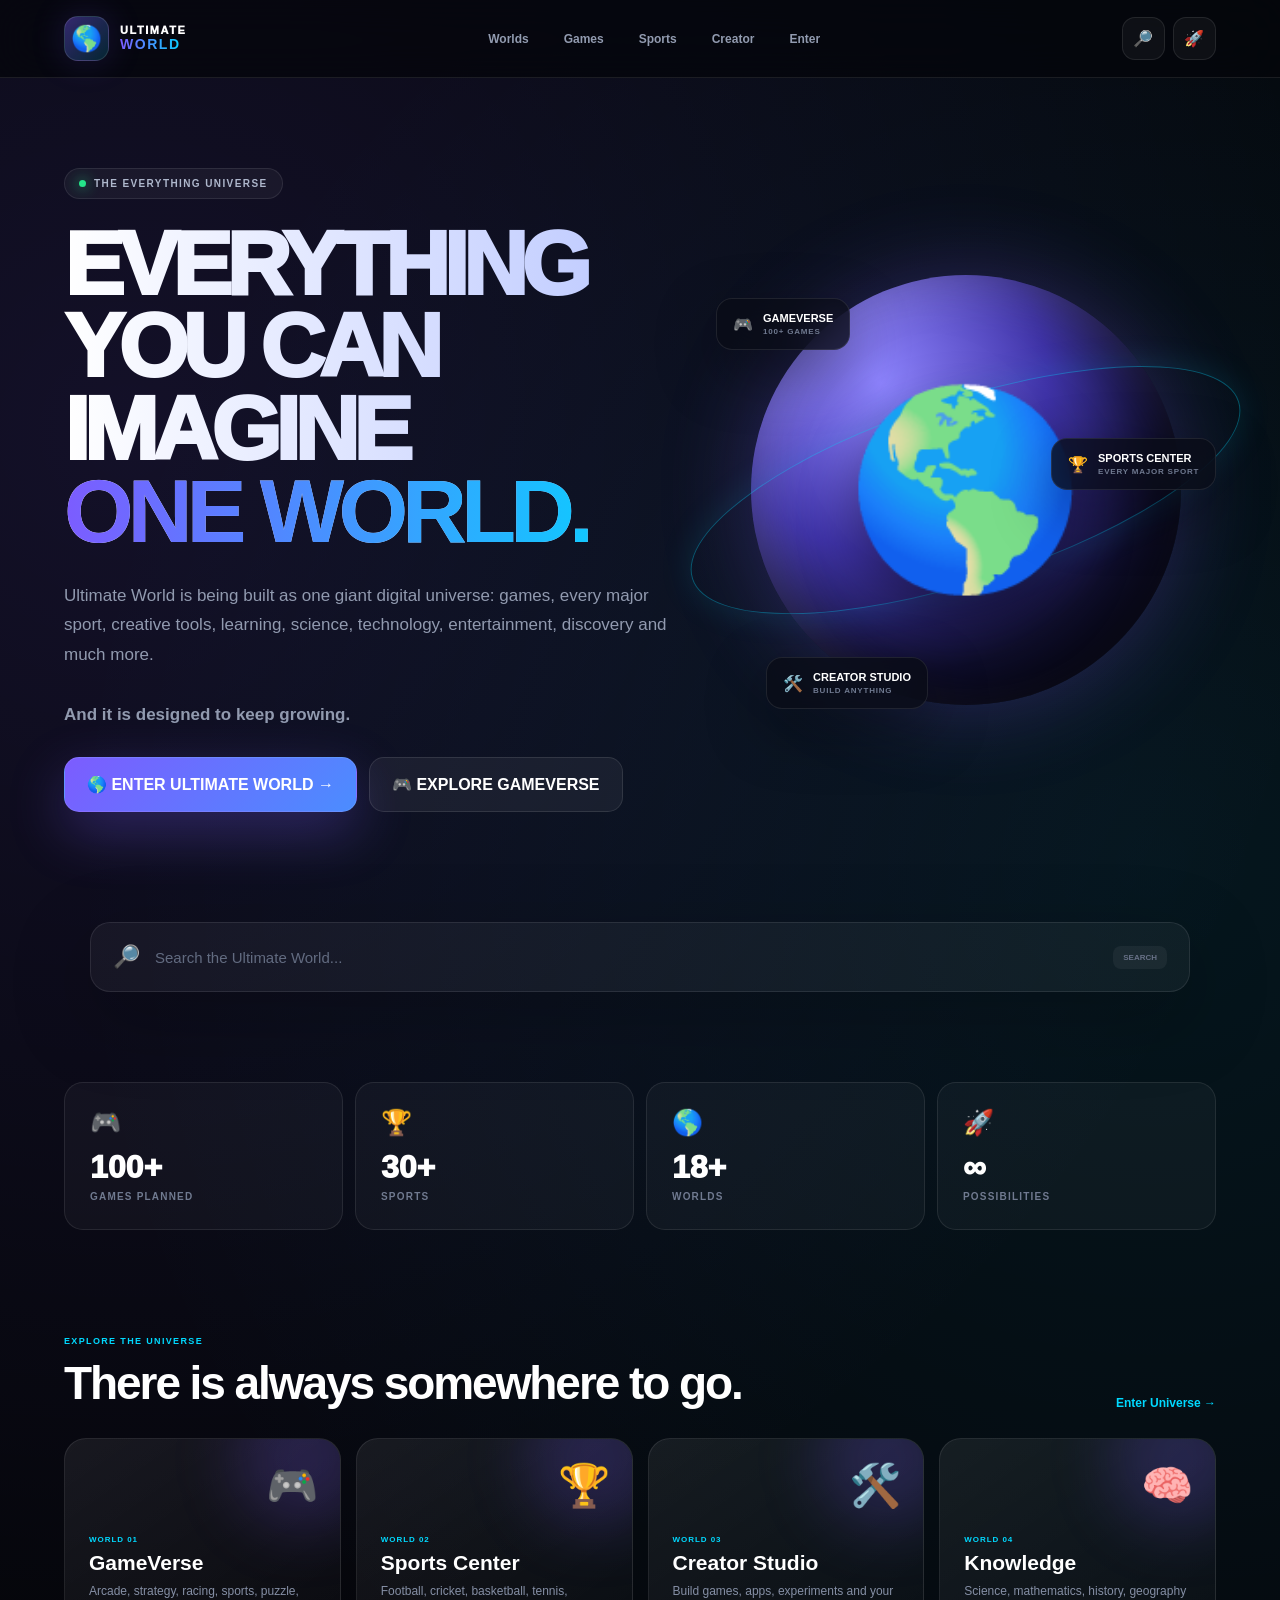
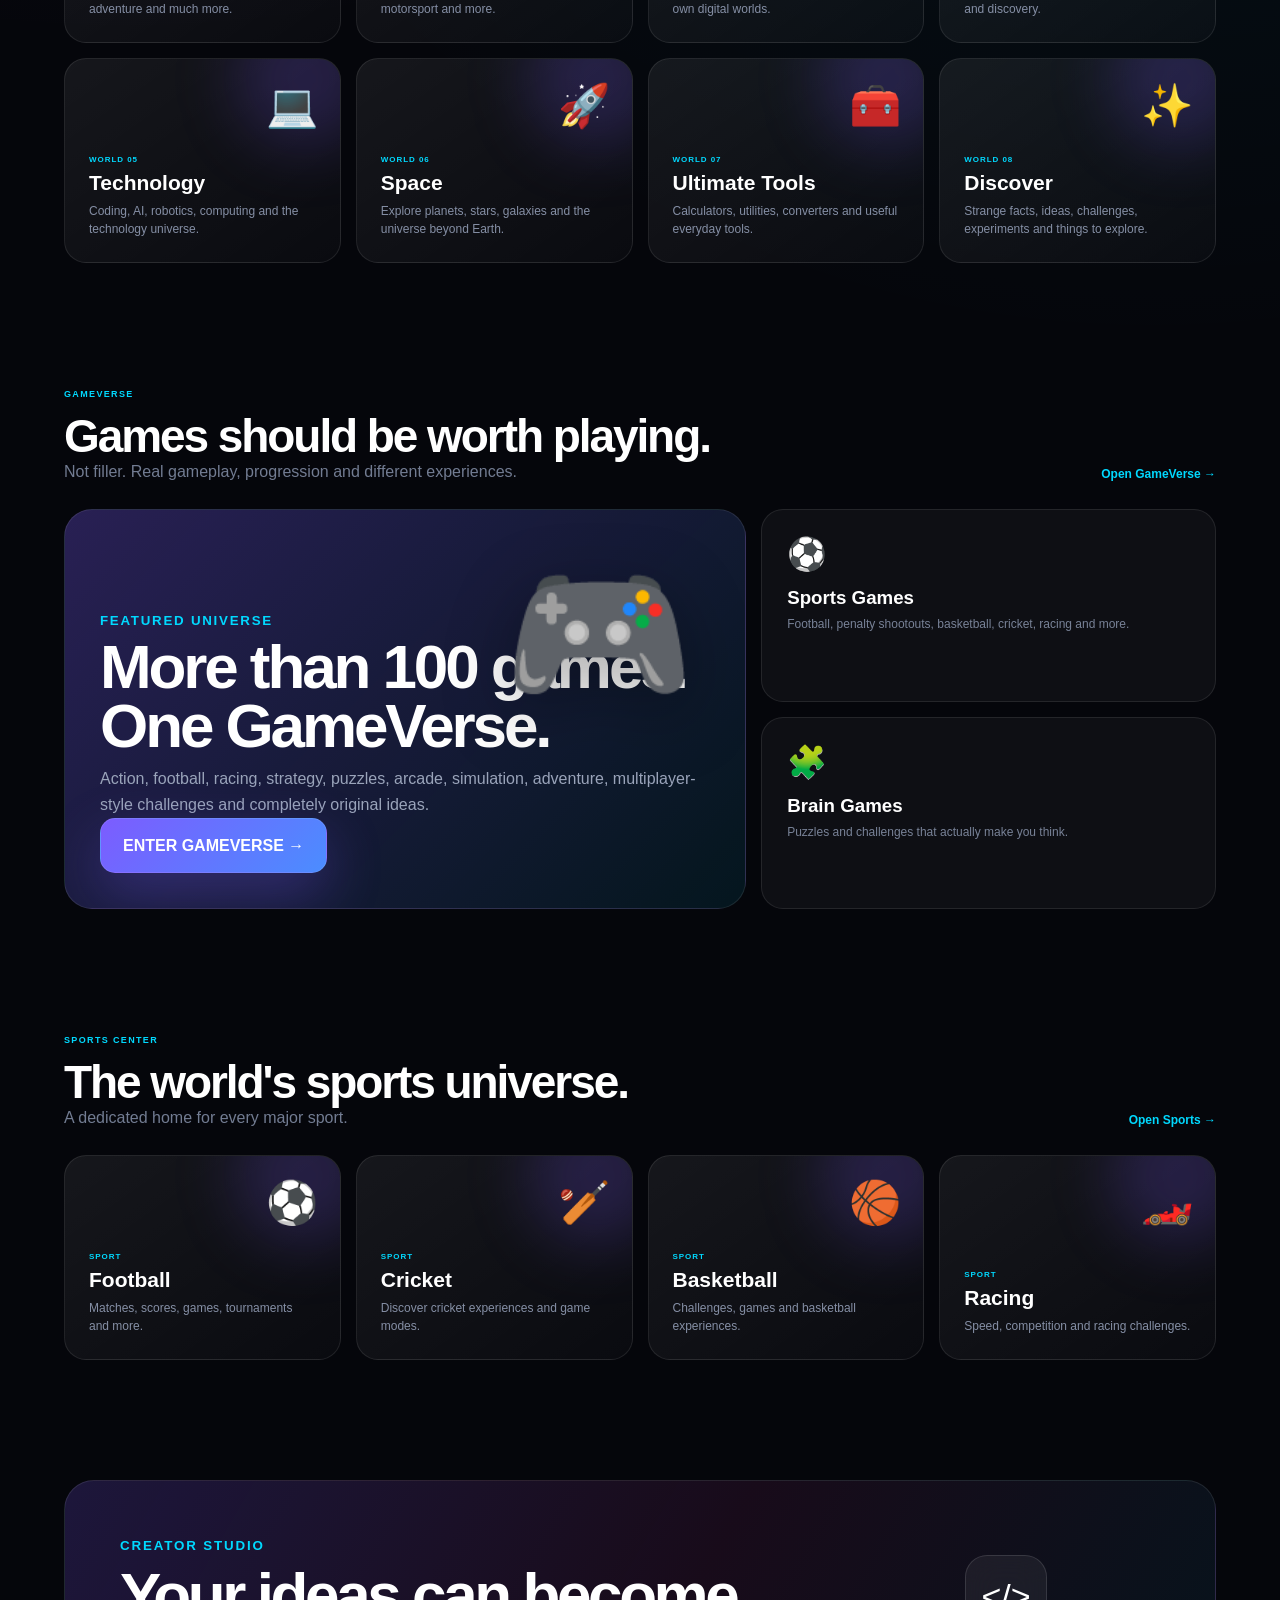
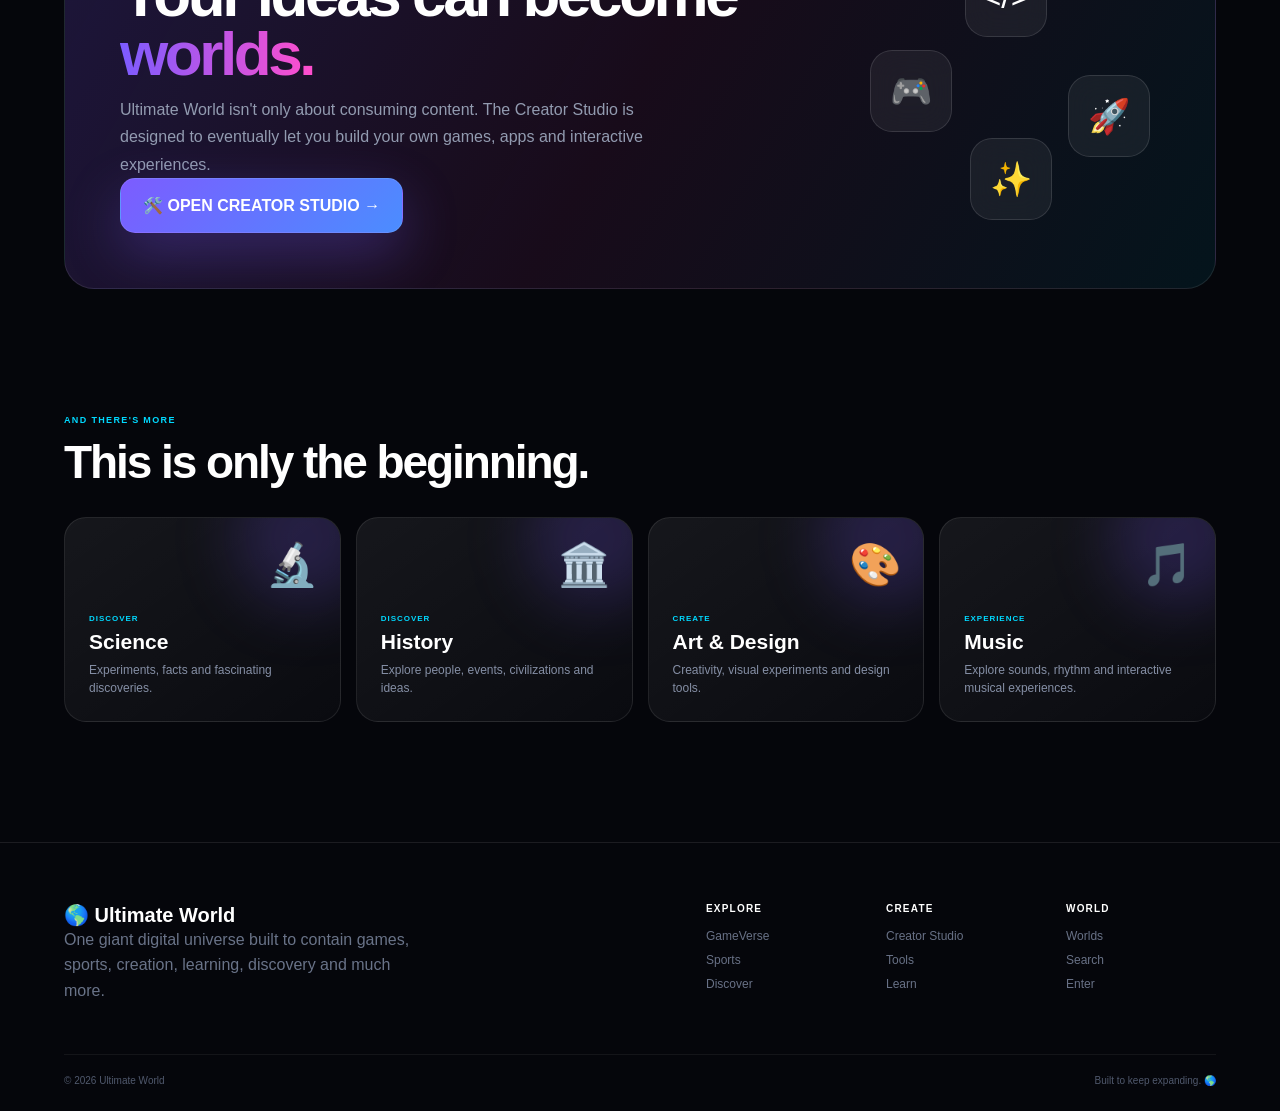
<file: index.html>
<!DOCTYPE html>
<html lang="en">
<head>

    <meta charset="UTF-8">

    <meta
        name="viewport"
        content="width=device-width, initial-scale=1.0"
    >

    <meta
        name="theme-color"
        content="#05060b"
    >

    <meta
        name="description"
        content="Ultimate World — games, sports, creation, discovery, learning and an entire digital universe."
    >

    <title>Ultimate World — The Everything App</title>

    <link rel="stylesheet" href="style.css">
    <link rel="stylesheet" href="ultimate.css">
    <link rel="stylesheet" href="home.css">


    <style>

        /* =================================================
           ULTIMATE WORLD — INDEX CORE
           ================================================= */

        :root {

            --uw-bg: #05060b;
            --uw-panel: rgba(255,255,255,.045);
            --uw-border: rgba(255,255,255,.09);

            --uw-purple: #7c5cff;
            --uw-blue: #00d9ff;
            --uw-pink: #ff4ecd;
            --uw-green: #25e58a;

        }


        * {
            box-sizing: border-box;
        }


        html {
            scroll-behavior: smooth;
        }


        body {

            margin: 0;

            background:
                radial-gradient(
                    circle at 10% 10%,
                    rgba(124,92,255,.12),
                    transparent 30%
                ),
                radial-gradient(
                    circle at 90% 20%,
                    rgba(0,217,255,.08),
                    transparent 30%
                ),
                var(--uw-bg);

            color: white;

            font-family:
                Inter,
                -apple-system,
                BlinkMacSystemFont,
                "Segoe UI",
                sans-serif;

        }


        button,
        input {
            font: inherit;
        }


        button {
            cursor: pointer;
        }


        /* =================================================
           BACKGROUND
           ================================================= */

        .uw-index-background {

            position: fixed;

            inset: 0;

            z-index: -1;

            pointer-events: none;

            overflow: hidden;

        }


        .uw-index-grid {

            position: absolute;

            inset: 0;

            opacity: .25;

            background-image:
                linear-gradient(
                    rgba(255,255,255,.025) 1px,
                    transparent 1px
                ),
                linear-gradient(
                    90deg,
                    rgba(255,255,255,.025) 1px,
                    transparent 1px
                );

            background-size:
                70px 70px;

            mask-image:
                radial-gradient(
                    circle at center,
                    black,
                    transparent 78%
                );

        }


        .uw-index-glow {

            position: absolute;

            width: 500px;
            height: 500px;

            border-radius: 50%;

            filter: blur(100px);

            opacity: .18;

        }


        .uw-index-glow.one {

            top: -200px;
            left: -150px;

            background:
                var(--uw-purple);

        }


        .uw-index-glow.two {

            top: 35%;
            right: -200px;

            background:
                var(--uw-blue);

        }


        .uw-index-glow.three {

            bottom: -250px;
            left: 35%;

            background:
                var(--uw-pink);

        }


        /* =================================================
           NAVIGATION
           ================================================= */

        .uw-index-nav {

            position: sticky;

            top: 0;

            z-index: 9000;

            display: flex;

            align-items: center;

            justify-content: space-between;

            min-height: 78px;

            padding:
                12px 5vw;

            background:
                rgba(5,6,11,.76);

            border-bottom:
                1px solid var(--uw-border);

            backdrop-filter:
                blur(24px);

            -webkit-backdrop-filter:
                blur(24px);

        }


        .uw-index-brand {

            display: flex;

            align-items: center;

            gap: 11px;

            color: white;

            text-decoration: none;

        }


        .uw-index-logo {

            width: 45px;
            height: 45px;

            display: grid;

            place-items: center;

            border-radius: 14px;

            font-size: 25px;

            background:
                linear-gradient(
                    135deg,
                    rgba(124,92,255,.4),
                    rgba(0,217,255,.15)
                );

            border:
                1px solid rgba(255,255,255,.12);

            box-shadow:
                0 0 35px
                rgba(124,92,255,.18);

        }


        .uw-index-brand-text {

            display: flex;

            flex-direction: column;

            font-size: 11px;

            font-weight: 950;

            letter-spacing: .14em;

            line-height: 1.05;

        }


        .uw-index-brand-text strong {

            background:
                linear-gradient(
                    90deg,
                    var(--uw-purple),
                    var(--uw-blue)
                );

            -webkit-background-clip: text;
            background-clip: text;

            color: transparent;

            font-size: 14px;

        }


        .uw-index-nav-links {

            display: flex;

            gap: 5px;

        }


        .uw-index-nav-links button {

            padding:
                10px 14px;

            border:
                1px solid transparent;

            border-radius: 11px;

            color: #929bb0;

            background: transparent;

            font-size: 12px;

            font-weight: 850;

            transition:
                .2s ease;

        }


        .uw-index-nav-links button:hover {

            color: white;

            background:
                rgba(255,255,255,.055);

            border-color:
                rgba(255,255,255,.08);

        }


        .uw-index-actions {

            display: flex;

            gap: 8px;

        }


        .uw-index-action {

            width: 43px;
            height: 43px;

            display: grid;

            place-items: center;

            border-radius: 13px;

            color: white;

            background:
                rgba(255,255,255,.045);

            border:
                1px solid var(--uw-border);

        }


        /* =================================================
           HERO
           ================================================= */

        .uw-index-hero {

            position: relative;

            min-height: 760px;

            display: grid;

            grid-template-columns:
                1.1fr .9fr;

            align-items: center;

            gap: 40px;

            width: min(1500px, 90%);

            margin: auto;

            padding:
                90px 0;

        }


        .uw-index-hero-content {

            position: relative;

            z-index: 3;

        }


        .uw-index-badge {

            display: inline-flex;

            align-items: center;

            gap: 8px;

            padding:
                9px 14px;

            border-radius: 999px;

            color: #aeb7cc;

            background:
                rgba(255,255,255,.045);

            border:
                1px solid var(--uw-border);

            font-size: 10px;

            font-weight: 900;

            letter-spacing: .14em;

        }


        .uw-index-live {

            width: 7px;
            height: 7px;

            border-radius: 50%;

            background:
                var(--uw-green);

            box-shadow:
                0 0 14px
                var(--uw-green);

        }


        .uw-index-hero h1 {

            margin:
                24px 0 0;

            font-size:
                clamp(48px, 7vw, 96px);

            line-height: .92;

            letter-spacing:
                -.065em;

            font-weight: 950;

        }


        .uw-index-gradient {

            display: block;

            background:
                linear-gradient(
                    90deg,
                    #ffffff,
                    #b9c6ff
                );

            -webkit-background-clip: text;
            background-clip: text;

            color: transparent;

        }


        .uw-index-gradient strong {

            display: block;

            background:
                linear-gradient(
                    90deg,
                    var(--uw-purple),
                    var(--uw-blue),
                    var(--uw-pink)
                );

            -webkit-background-clip: text;
            background-clip: text;

            color: transparent;

            background-size: 200% auto;

            animation:
                uwGradient 5s linear infinite;

        }


        @keyframes uwGradient {

            to {
                background-position:
                    200% center;
            }

        }


        .uw-index-description {

            max-width: 680px;

            margin:
                28px 0;

            color: #919aaf;

            font-size: 17px;

            line-height: 1.75;

        }


        .uw-index-buttons {

            display: flex;

            flex-wrap: wrap;

            gap: 12px;

        }


        .uw-index-primary,
        .uw-index-secondary {

            min-height: 55px;

            display: inline-flex;

            align-items: center;

            justify-content: center;

            gap: 10px;

            padding:
                0 22px;

            border-radius: 15px;

            font-weight: 900;

            border:
                1px solid rgba(255,255,255,.1);

            transition:
                .2s ease;

        }


        .uw-index-primary {

            color: white;

            background:
                linear-gradient(
                    135deg,
                    var(--uw-purple),
                    #4b8dff
                );

            box-shadow:
                0 20px 55px
                rgba(124,92,255,.3);

        }


        .uw-index-secondary {

            color: white;

            background:
                rgba(255,255,255,.055);

        }


        .uw-index-primary:hover,
        .uw-index-secondary:hover {

            transform:
                translateY(-3px);

        }


        /* =================================================
           HERO WORLD
           ================================================= */

        .uw-index-world {

            position: relative;

            min-height: 520px;

            display: grid;

            place-items: center;

        }


        .uw-index-planet {

            width:
                clamp(250px, 34vw, 430px);

            aspect-ratio: 1;

            display: grid;

            place-items: center;

            border-radius: 50%;

            background:
                radial-gradient(
                    circle at 30% 25%,
                    #8f85ff,
                    #4034aa 38%,
                    #15143d 67%,
                    #070812
                );

            box-shadow:
                inset -35px -35px 75px
                rgba(0,0,0,.6),
                inset 20px 15px 50px
                rgba(255,255,255,.13),
                0 0 90px
                rgba(124,92,255,.27);

            animation:
                uwPlanet 7s ease-in-out infinite;

        }


        @keyframes uwPlanet {

            50% {
                transform:
                    translateY(-18px)
                    rotate(2deg);
            }

        }


        .uw-index-planet span {

            font-size:
                clamp(110px, 15vw, 205px);

            filter:
                drop-shadow(
                    0 30px 30px
                    rgba(0,0,0,.4)
                );

        }


        .uw-index-orbit {

            position: absolute;

            width: 115%;
            height: 35%;

            border:
                1px solid
                rgba(0,217,255,.35);

            border-radius: 50%;

            transform:
                rotate(-18deg);

            box-shadow:
                0 0 35px
                rgba(0,217,255,.12);

        }


        .uw-index-float-card {

            position: absolute;

            display: flex;

            align-items: center;

            gap: 10px;

            padding:
                13px 16px;

            border-radius: 16px;

            background:
                rgba(10,12,23,.78);

            border:
                1px solid var(--uw-border);

            backdrop-filter:
                blur(18px);

            box-shadow:
                0 20px 60px
                rgba(0,0,0,.35);

        }


        .uw-index-float-card b,
        .uw-index-float-card small {

            display: block;

        }


        .uw-index-float-card b {

            font-size: 11px;

        }


        .uw-index-float-card small {

            margin-top: 3px;

            color: #707a90;

            font-size: 8px;

            font-weight: 900;

            letter-spacing: .1em;

        }


        .uw-index-float-card.one {

            top: 13%;
            left: 0;

            animation:
                uwFloat 4s infinite ease-in-out;

        }


        .uw-index-float-card.two {

            right: 0;
            top: 40%;

            animation:
                uwFloat 5s infinite ease-in-out reverse;

        }


        .uw-index-float-card.three {

            left: 10%;
            bottom: 8%;

            animation:
                uwFloat 4.5s infinite ease-in-out;

        }


        @keyframes uwFloat {

            50% {
                transform:
                    translateY(-13px);
            }

        }


        /* =================================================
           SEARCH
           ================================================= */

        .uw-index-search-section {

            width: min(1100px, 90%);

            margin:
                20px auto 90px;

        }


        .uw-index-search {

            min-height: 70px;

            display: flex;

            align-items: center;

            gap: 15px;

            padding:
                0 22px;

            border-radius: 20px;

            background:
                rgba(255,255,255,.045);

            border:
                1px solid var(--uw-border);

            box-shadow:
                0 25px 80px
                rgba(0,0,0,.25);

        }


        .uw-index-search-icon {

            font-size: 22px;

        }


        .uw-index-search input {

            flex: 1;

            min-width: 0;

            border: 0;
            outline: 0;

            color: white;

            background:
                transparent;

            font-size: 15px;

        }


        .uw-index-search input::placeholder {

            color: #626b80;

        }


        .uw-index-search-key {

            padding:
                7px 10px;

            border-radius: 8px;

            color: #687187;

            background:
                rgba(255,255,255,.05);

            font-size: 8px;

            font-weight: 900;

        }


        /* =================================================
           STATS STRIP
           ================================================= */

        .uw-index-stats {

            width: min(1400px, 90%);

            margin:
                0 auto 100px;

            display: grid;

            grid-template-columns:
                repeat(4, 1fr);

            gap: 12px;

        }


        .uw-index-stat {

            padding:
                25px;

            border-radius: 19px;

            background:
                rgba(255,255,255,.035);

            border:
                1px solid var(--uw-border);

        }


        .uw-index-stat-icon {

            font-size: 25px;

        }


        .uw-index-stat-number {

            display: block;

            margin-top: 12px;

            font-size: 32px;

            font-weight: 950;

        }


        .uw-index-stat-label {

            color: #707a90;

            font-size: 10px;

            font-weight: 850;

            text-transform: uppercase;

            letter-spacing: .12em;

        }


        /* =================================================
           SECTION SYSTEM
           ================================================= */

        .uw-index-section {

            width: min(1400px, 90%);

            margin:
                0 auto 120px;

        }


        .uw-index-section-heading {

            display: flex;

            align-items: end;

            justify-content: space-between;

            gap: 20px;

            margin-bottom: 28px;

        }


        .uw-index-section-heading small {

            color:
                var(--uw-blue);

            font-size: 9px;

            font-weight: 900;

            letter-spacing: .15em;

        }


        .uw-index-section-heading h2 {

            margin:
                8px 0 0;

            font-size:
                clamp(28px, 4vw, 46px);

            letter-spacing:
                -.045em;

        }


        .uw-index-section-heading p {

            color: #727c92;

        }


        .uw-index-view {

            color:
                var(--uw-blue);

            background: transparent;

            border: 0;

            font-size: 12px;

            font-weight: 900;

        }


        /* =================================================
           WORLDS GRID
           ================================================= */

        .uw-index-world-grid {

            display: grid;

            grid-template-columns:
                repeat(4, 1fr);

            gap: 15px;

        }


        .uw-index-world-card {

            position: relative;

            min-height: 205px;

            overflow: hidden;

            padding: 24px;

            display: flex;

            flex-direction: column;

            justify-content: flex-end;

            text-align: left;

            color: white;

            border-radius: 22px;

            border:
                1px solid var(--uw-border);

            background:
                linear-gradient(
                    145deg,
                    rgba(255,255,255,.07),
                    rgba(255,255,255,.025)
                );

            transition:
                .25s ease;

        }


        .uw-index-world-card:hover {

            transform:
                translateY(-7px);

            border-color:
                rgba(124,92,255,.4);

            box-shadow:
                0 25px 60px
                rgba(0,0,0,.25);

        }


        .uw-index-world-card::before {

            content: "";

            position: absolute;

            width: 140px;
            height: 140px;

            top: -50px;
            right: -35px;

            border-radius: 50%;

            background:
                rgba(124,92,255,.2);

            filter:
                blur(30px);

        }


        .uw-index-world-card > span {

            position: absolute;

            top: 22px;
            right: 22px;

            font-size: 42px;

        }


        .uw-index-world-card small {

            color:
                var(--uw-blue);

            font-size: 8px;

            font-weight: 900;

            letter-spacing: .12em;

        }


        .uw-index-world-card h3 {

            margin:
                7px 0;

            font-size: 21px;

        }


        .uw-index-world-card p {

            margin: 0;

            color: #858fa5;

            font-size: 12px;

            line-height: 1.5;

        }


        /* =================================================
           SHOWCASE
           ================================================= */

        .uw-index-showcase {

            display: grid;

            grid-template-columns:
                1.5fr 1fr;

            gap: 15px;

        }


        .uw-index-showcase-main {

            min-height: 400px;

            position: relative;

            overflow: hidden;

            display: flex;

            flex-direction: column;

            justify-content: flex-end;

            padding: 35px;

            border-radius: 28px;

            background:
                linear-gradient(
                    135deg,
                    rgba(124,92,255,.3),
                    rgba(0,217,255,.08)
                );

            border:
                1px solid var(--uw-border);

        }


        .uw-index-showcase-main::before {

            content: "🎮";

            position: absolute;

            top: 35px;
            right: 50px;

            font-size:
                clamp(90px, 12vw, 170px);

            filter:
                drop-shadow(
                    0 20px 35px
                    rgba(0,0,0,.35)
                );

            animation:
                uwFloat 5s infinite ease-in-out;

        }


        .uw-index-showcase-main small {

            color:
                var(--uw-blue);

            font-weight: 900;

            letter-spacing: .13em;

        }


        .uw-index-showcase-main h3 {

            max-width: 650px;

            margin:
                10px 0;

            font-size:
                clamp(32px, 5vw, 62px);

            line-height: .95;

            letter-spacing:
                -.05em;

        }


        .uw-index-showcase-main p {

            max-width: 600px;

            color: #9aa4ba;

            line-height: 1.65;

        }


        .uw-index-showcase-side {

            display: grid;

            gap: 15px;

        }


        .uw-index-mini-card {

            min-height: 190px;

            padding: 25px;

            border-radius: 22px;

            border:
                1px solid var(--uw-border);

            background:
                rgba(255,255,255,.04);

        }


        .uw-index-mini-card span {

            font-size: 32px;

        }


        .uw-index-mini-card h3 {

            margin:
                14px 0 6px;

        }


        .uw-index-mini-card p {

            margin: 0;

            color: #788297;

            font-size: 12px;

            line-height: 1.55;

        }


        /* =================================================
           CREATOR
           ================================================= */

        .uw-index-creator {

            position: relative;

            overflow: hidden;

            display: flex;

            align-items: center;

            justify-content: space-between;

            min-height: 390px;

            padding:
                55px;

            border-radius: 30px;

            border:
                1px solid var(--uw-border);

            background:
                linear-gradient(
                    120deg,
                    rgba(124,92,255,.2),
                    rgba(255,78,205,.08),
                    rgba(0,217,255,.07)
                );

        }


        .uw-index-creator-content {

            max-width: 650px;

        }


        .uw-index-creator-content small {

            color:
                var(--uw-blue);

            font-weight: 900;

            letter-spacing: .14em;

        }


        .uw-index-creator-content h2 {

            margin:
                12px 0;

            font-size:
                clamp(35px, 5vw, 62px);

            line-height: .95;

            letter-spacing:
                -.055em;

        }


        .uw-index-creator-content h2 span {

            background:
                linear-gradient(
                    90deg,
                    var(--uw-purple),
                    var(--uw-pink)
                );

            -webkit-background-clip: text;
            background-clip: text;

            color: transparent;

        }


        .uw-index-creator-content p {

            max-width: 570px;

            color: #929bb0;

            line-height: 1.7;

        }


        .uw-index-creator-art {

            position: relative;

            width: 300px;
            height: 280px;

        }


        .uw-index-creator-art div {

            position: absolute;

            width: 82px;
            height: 82px;

            display: grid;

            place-items: center;

            border-radius: 22px;

            background:
                rgba(255,255,255,.06);

            border:
                1px solid rgba(255,255,255,.12);

            backdrop-filter:
                blur(15px);

            font-size: 34px;

            animation:
                creatorFloat 4s
                ease-in-out infinite;

        }


        .uw-index-creator-art div:nth-child(1) {

            top: 10px;
            left: 105px;

        }


        .uw-index-creator-art div:nth-child(2) {

            top: 105px;
            left: 10px;

            animation-delay:
                .5s;

        }


        .uw-index-creator-art div:nth-child(3) {

            top: 130px;
            right: 10px;

            animation-delay:
                1s;

        }


        .uw-index-creator-art div:nth-child(4) {

            bottom: 5px;
            left: 110px;

            animation-delay:
                1.5s;

        }


        @keyframes creatorFloat {

            50% {
                transform:
                    translateY(-12px)
                    rotate(3deg);
            }

        }


        /* =================================================
           FOOTER
           ================================================= */

        .uw-index-footer {

            margin-top:
                100px;

            padding:
                60px 5vw 25px;

            border-top:
                1px solid var(--uw-border);

        }


        .uw-index-footer-top {

            display: flex;

            justify-content: space-between;

            gap: 50px;

        }


        .uw-index-footer-brand {

            max-width: 350px;

        }


        .uw-index-footer-brand h3 {

            margin: 0;

            font-size: 20px;

        }


        .uw-index-footer-brand p {

            color: #697388;

            line-height: 1.6;

        }


        .uw-index-footer-columns {

            display: grid;

            grid-template-columns:
                repeat(3, 150px);

            gap: 30px;

        }


        .uw-index-footer-column {

            display: flex;

            flex-direction: column;

            gap: 10px;

        }


        .uw-index-footer-column strong {

            margin-bottom: 5px;

            font-size: 10px;

            letter-spacing: .12em;

        }


        .uw-index-footer-column button {

            padding: 0;

            border: 0;

            text-align: left;

            color: #687186;

            background: transparent;

            font-size: 12px;

        }


        .uw-index-footer-column button:hover {

            color: white;

        }


        .uw-index-footer-bottom {

            display: flex;

            justify-content: space-between;

            gap: 15px;

            margin-top: 50px;

            padding-top: 20px;

            border-top:
                1px solid rgba(255,255,255,.06);

            color: #50596d;

            font-size: 10px;

        }


        /* =================================================
           RESPONSIVE
           ================================================= */

        @media (max-width: 1050px) {

            .uw-index-hero {

                grid-template-columns:
                    1fr;

            }


            .uw-index-world {

                min-height: 430px;

            }


            .uw-index-world-grid {

                grid-template-columns:
                    repeat(2, 1fr);

            }


            .uw-index-stats {

                grid-template-columns:
                    repeat(2, 1fr);

            }

        }


        @media (max-width: 750px) {

            .uw-index-nav-links {

                display: none;

            }


            .uw-index-hero {

                width: 90%;

                min-height: auto;

                padding:
                    70px 0 40px;

            }


            .uw-index-hero h1 {

                font-size:
                    clamp(45px, 14vw, 75px);

            }


            .uw-index-description {

                font-size: 15px;

            }


            .uw-index-world {

                min-height: 350px;

            }


            .uw-index-float-card {

                transform:
                    scale(.8);

            }


            .uw-index-float-card.one {

                left: -25px;

            }


            .uw-index-float-card.two {

                right: -25px;

            }


            .uw-index-world-grid {

                grid-template-columns:
                    1fr;

            }


            .uw-index-showcase {

                grid-template-columns:
                    1fr;

            }


            .uw-index-creator {

                padding: 35px 25px;

            }


            .uw-index-creator-art {

                position: absolute;

                right: -100px;

                opacity: .3;

            }


            .uw-index-footer-top {

                flex-direction: column;

            }


            .uw-index-footer-columns {

                grid-template-columns:
                    repeat(2, 1fr);

            }

        }


        @media (max-width: 480px) {

            .uw-index-actions
            .uw-index-action:nth-child(2) {

                display: none;

            }


            .uw-index-buttons {

                flex-direction: column;

            }


            .uw-index-primary,
            .uw-index-secondary {

                width: 100%;

            }


            .uw-index-stats {

                grid-template-columns:
                    1fr;

            }


            .uw-index-search-key {

                display: none;

            }


            .uw-index-showcase-main {

                padding: 25px;

            }


            .uw-index-footer-columns {

                grid-template-columns:
                    1fr 1fr;

            }


            .uw-index-footer-bottom {

                flex-direction: column;

            }

        }

    </style>

</head>


<body>


<!-- =====================================================
     BACKGROUND
     ===================================================== -->

<div class="uw-index-background">

    <div class="uw-index-grid"></div>

    <div class="uw-index-glow one"></div>

    <div class="uw-index-glow two"></div>

    <div class="uw-index-glow three"></div>

</div>



<!-- =====================================================
     NAVIGATION
     ===================================================== -->

<header class="uw-index-nav">


    <a
        href="index.html"
        class="uw-index-brand"
    >

        <span class="uw-index-logo">
            🌎
        </span>

        <span class="uw-index-brand-text">

            ULTIMATE

            <strong>
                WORLD
            </strong>

        </span>

    </a>


    <nav class="uw-index-nav-links">

        <button onclick="uwScroll('universes')">
            Worlds
        </button>

        <button onclick="uwScroll('games')">
            Games
        </button>

        <button onclick="uwScroll('sports')">
            Sports
        </button>

        <button onclick="uwScroll('creator')">
            Creator
        </button>

        <button onclick="uwOpenUniverse()">
            Enter
        </button>

    </nav>


    <div class="uw-index-actions">

        <button
            class="uw-index-action"
            onclick="uwFocusSearch()"
            title="Search"
        >
            🔎
        </button>

        <button
            class="uw-index-action"
            onclick="uwOpenUniverse()"
            title="Enter Ultimate World"
        >
            🚀
        </button>

    </div>


</header>



<!-- =====================================================
     HERO
     ===================================================== -->

<section class="uw-index-hero">


    <div class="uw-index-hero-content">


        <div class="uw-index-badge">

            <span class="uw-index-live"></span>

            THE EVERYTHING UNIVERSE

        </div>


        <h1>

            <span class="uw-index-gradient">
                EVERYTHING
            </span>

            <span class="uw-index-gradient">
                YOU CAN
            </span>

            <span class="uw-index-gradient">

                IMAGINE

                <strong>
                    ONE WORLD.
                </strong>

            </span>

        </h1>


        <p class="uw-index-description">

            Ultimate World is being built as one giant
            digital universe: games, every major sport,
            creative tools, learning, science, technology,
            entertainment, discovery and much more.

            <br><br>

            <strong>
                And it is designed to keep growing.
            </strong>

        </p>


        <div class="uw-index-buttons">


            <button
                class="uw-index-primary"
                onclick="uwOpenUniverse()"
            >

                🌎

                ENTER ULTIMATE WORLD

                →

            </button>


            <button
                class="uw-index-secondary"
                onclick="uwScroll('games')"
            >

                🎮

                EXPLORE GAMEVERSE

            </button>


        </div>


    </div>



    <!-- =================================================
         PLANET
         ================================================= -->

    <div class="uw-index-world">


        <div class="uw-index-orbit"></div>


        <div class="uw-index-planet">

            <span>
                🌎
            </span>

        </div>


        <div class="uw-index-float-card one">

            <span>
                🎮
            </span>

            <div>

                <b>
                    GAMEVERSE
                </b>

                <small>
                    100+ GAMES
                </small>

            </div>

        </div>


        <div class="uw-index-float-card two">

            <span>
                🏆
            </span>

            <div>

                <b>
                    SPORTS CENTER
                </b>

                <small>
                    EVERY MAJOR SPORT
                </small>

            </div>

        </div>


        <div class="uw-index-float-card three">

            <span>
                🛠️
            </span>

            <div>

                <b>
                    CREATOR STUDIO
                </b>

                <small>
                    BUILD ANYTHING
                </small>

            </div>

        </div>


    </div>

</section>



<!-- =====================================================
     UNIVERSAL SEARCH
     ===================================================== -->

<section
    class="uw-index-search-section"
    id="search"
>


    <div class="uw-index-search">


        <span class="uw-index-search-icon">
            🔎
        </span>


        <input
            id="uwUniversalSearch"
            type="search"
            placeholder="Search the Ultimate World..."
            autocomplete="off"
        >


        <span class="uw-index-search-key">
            SEARCH
        </span>


    </div>


</section>



<!-- =====================================================
     MASSIVE STATS
     ===================================================== -->

<section class="uw-index-stats">


    <div class="uw-index-stat">

        <span class="uw-index-stat-icon">
            🎮
        </span>

        <strong class="uw-index-stat-number">
            100+
        </strong>

        <span class="uw-index-stat-label">
            Games planned
        </span>

    </div>


    <div class="uw-index-stat">

        <span class="uw-index-stat-icon">
            🏆
        </span>

        <strong class="uw-index-stat-number">
            30+
        </strong>

        <span class="uw-index-stat-label">
            Sports
        </span>

    </div>


    <div class="uw-index-stat">

        <span class="uw-index-stat-icon">
            🌎
        </span>

        <strong class="uw-index-stat-number">
            18+
        </strong>

        <span class="uw-index-stat-label">
            Worlds
        </span>

    </div>


    <div class="uw-index-stat">

        <span class="uw-index-stat-icon">
            🚀
        </span>

        <strong class="uw-index-stat-number">
            ∞
        </strong>

        <span class="uw-index-stat-label">
            Possibilities
        </span>

    </div>


</section>



<!-- =====================================================
     WORLDS
     ===================================================== -->

<section
    class="uw-index-section"
    id="universes"
>


    <div class="uw-index-section-heading">


        <div>

            <small>
                EXPLORE THE UNIVERSE
            </small>

            <h2>
                There is always somewhere to go.
            </h2>

        </div>


        <button
            class="uw-index-view"
            onclick="uwOpenUniverse()"
        >
            Enter Universe →
        </button>


    </div>



    <div class="uw-index-world-grid">


        <button
            class="uw-index-world-card"
            onclick="uwOpenUniverse('games')"
        >

            <span>
                🎮
            </span>

            <small>
                WORLD 01
            </small>

            <h3>
                GameVerse
            </h3>

            <p>
                Arcade, strategy, racing, sports,
                puzzle, adventure and much more.
            </p>

        </button>


        <button
            class="uw-index-world-card"
            onclick="uwOpenUniverse('sports')"
        >

            <span>
                🏆
            </span>

            <small>
                WORLD 02
            </small>

            <h3>
                Sports Center
            </h3>

            <p>
                Football, cricket, basketball,
                tennis, motorsport and more.
            </p>

        </button>


        <button
            class="uw-index-world-card"
            onclick="uwOpenUniverse('creator')"
        >

            <span>
                🛠️
            </span>

            <small>
                WORLD 03
            </small>

            <h3>
                Creator Studio
            </h3>

            <p>
                Build games, apps, experiments
                and your own digital worlds.
            </p>

        </button>


        <button
            class="uw-index-world-card"
            onclick="uwOpenUniverse('learn')"
        >

            <span>
                🧠
            </span>

            <small>
                WORLD 04
            </small>

            <h3>
                Knowledge
            </h3>

            <p>
                Science, mathematics, history,
                geography and discovery.
            </p>

        </button>


        <button
            class="uw-index-world-card"
            onclick="uwOpenUniverse('technology')"
        >

            <span>
                💻
            </span>

            <small>
                WORLD 05
            </small>

            <h3>
                Technology
            </h3>

            <p>
                Coding, AI, robotics, computing
                and the technology universe.
            </p>

        </button>


        <button
            class="uw-index-world-card"
            onclick="uwOpenUniverse('space')"
        >

            <span>
                🚀
            </span>

            <small>
                WORLD 06
            </small>

            <h3>
                Space
            </h3>

            <p>
                Explore planets, stars, galaxies
                and the universe beyond Earth.
            </p>

        </button>


        <button
            class="uw-index-world-card"
            onclick="uwOpenUniverse('tools')"
        >

            <span>
                🧰
            </span>

            <small>
                WORLD 07
            </small>

            <h3>
                Ultimate Tools
            </h3>

            <p>
                Calculators, utilities, converters
                and useful everyday tools.
            </p>

        </button>


        <button
            class="uw-index-world-card"
            onclick="uwOpenUniverse('discover')"
        >

            <span>
                ✨
            </span>

            <small>
                WORLD 08
            </small>

            <h3>
                Discover
            </h3>

            <p>
                Strange facts, ideas, challenges,
                experiments and things to explore.
            </p>

        </button>


    </div>

</section>



<!-- =====================================================
     GAMEVERSE
     ===================================================== -->

<section
    class="uw-index-section"
    id="games"
>


    <div class="uw-index-section-heading">

        <div>

            <small>
                GAMEVERSE
            </small>

            <h2>
                Games should be worth playing.
            </h2>

            <p>
                Not filler. Real gameplay, progression
                and different experiences.
            </p>

        </div>


        <button
            class="uw-index-view"
            onclick="uwOpenUniverse('games')"
        >
            Open GameVerse →
        </button>

    </div>



    <div class="uw-index-showcase">


        <div class="uw-index-showcase-main">

            <small>
                FEATURED UNIVERSE
            </small>

            <h3>
                More than 100 games.
                One GameVerse.
            </h3>

            <p>
                Action, football, racing, strategy,
                puzzles, arcade, simulation, adventure,
                multiplayer-style challenges and
                completely original ideas.
            </p>


            <button
                class="uw-index-primary"
                onclick="uwOpenUniverse('games')"
                style="width:max-content"
            >

                ENTER GAMEVERSE →

            </button>

        </div>



        <div class="uw-index-showcase-side">


            <div class="uw-index-mini-card">

                <span>
                    ⚽
                </span>

                <h3>
                    Sports Games
                </h3>

                <p>
                    Football, penalty shootouts,
                    basketball, cricket, racing
                    and more.
                </p>

            </div>


            <div class="uw-index-mini-card">

                <span>
                    🧩
                </span>

                <h3>
                    Brain Games
                </h3>

                <p>
                    Puzzles and challenges that
                    actually make you think.
                </p>

            </div>


        </div>

    </div>

</section>



<!-- =====================================================
     SPORTS
     ===================================================== -->

<section
    class="uw-index-section"
    id="sports"
>


    <div class="uw-index-section-heading">

        <div>

            <small>
                SPORTS CENTER
            </small>

            <h2>
                The world's sports universe.
            </h2>

            <p>
                A dedicated home for every major sport.
            </p>

        </div>


        <button
            class="uw-index-view"
            onclick="uwOpenUniverse('sports')"
        >
            Open Sports →
        </button>

    </div>



    <div class="uw-index-world-grid">


        <button
            class="uw-index-world-card"
            onclick="uwOpenUniverse('football')"
        >

            <span>
                ⚽
            </span>

            <small>
                SPORT
            </small>

            <h3>
                Football
            </h3>

            <p>
                Matches, scores, games,
                tournaments and more.
            </p>

        </button>


        <button
            class="uw-index-world-card"
            onclick="uwOpenUniverse('cricket')"
        >

            <span>
                🏏
            </span>

            <small>
                SPORT
            </small>

            <h3>
                Cricket
            </h3>

            <p>
                Discover cricket experiences
                and game modes.
            </p>

        </button>


        <button
            class="uw-index-world-card"
            onclick="uwOpenUniverse('basketball')"
        >

            <span>
                🏀
            </span>

            <small>
                SPORT
            </small>

            <h3>
                Basketball
            </h3>

            <p>
                Challenges, games and
                basketball experiences.
            </p>

        </button>


        <button
            class="uw-index-world-card"
            onclick="uwOpenUniverse('racing')"
        >

            <span>
                🏎️
            </span>

            <small>
                SPORT
            </small>

            <h3>
                Racing
            </h3>

            <p>
                Speed, competition and
                racing challenges.
            </p>

        </button>


    </div>

</section>



<!-- =====================================================
     CREATOR
     ===================================================== -->

<section
    class="uw-index-section"
    id="creator"
>


    <div class="uw-index-creator">


        <div class="uw-index-creator-content">

            <small>
                CREATOR STUDIO
            </small>


            <h2>

                Your ideas can become

                <span>
                    worlds.
                </span>

            </h2>


            <p>

                Ultimate World isn't only about
                consuming content. The Creator Studio
                is designed to eventually let you
                build your own games, apps and
                interactive experiences.

            </p>


            <button
                class="uw-index-primary"
                onclick="uwOpenUniverse('creator')"
            >

                🛠️ OPEN CREATOR STUDIO →

            </button>


        </div>



        <div class="uw-index-creator-art">

            <div>
                &lt;/&gt;
            </div>

            <div>
                🎮
            </div>

            <div>
                🚀
            </div>

            <div>
                ✨
            </div>

        </div>


    </div>

</section>



<!-- =====================================================
     MORE UNIVERSE
     ===================================================== -->

<section class="uw-index-section">


    <div class="uw-index-section-heading">

        <div>

            <small>
                AND THERE'S MORE
            </small>

            <h2>
                This is only the beginning.
            </h2>

        </div>

    </div>



    <div class="uw-index-world-grid">


        <button
            class="uw-index-world-card"
            onclick="uwOpenUniverse('science')"
        >

            <span>
                🔬
            </span>

            <small>
                DISCOVER
            </small>

            <h3>
                Science
            </h3>

            <p>
                Experiments, facts and
                fascinating discoveries.
            </p>

        </button>


        <button
            class="uw-index-world-card"
            onclick="uwOpenUniverse('history')"
        >

            <span>
                🏛️
            </span>

            <small>
                DISCOVER
            </small>

            <h3>
                History
            </h3>

            <p>
                Explore people, events,
                civilizations and ideas.
            </p>

        </button>


        <button
            class="uw-index-world-card"
            onclick="uwOpenUniverse('art')"
        >

            <span>
                🎨
            </span>

            <small>
                CREATE
            </small>

            <h3>
                Art & Design
            </h3>

            <p>
                Creativity, visual experiments
                and design tools.
            </p>

        </button>


        <button
            class="uw-index-world-card"
            onclick="uwOpenUniverse('music')"
        >

            <span>
                🎵
            </span>

            <small>
                EXPERIENCE
            </small>

            <h3>
                Music
            </h3>

            <p>
                Explore sounds, rhythm and
                interactive musical experiences.
            </p>

        </button>


    </div>

</section>



<!-- =====================================================
     FOOTER
     ===================================================== -->

<footer class="uw-index-footer">


    <div class="uw-index-footer-top">


        <div class="uw-index-footer-brand">

            <h3>
                🌎 Ultimate World
            </h3>

            <p>
                One giant digital universe built
                to contain games, sports, creation,
                learning, discovery and much more.
            </p>

        </div>



        <div class="uw-index-footer-columns">


            <div class="uw-index-footer-column">

                <strong>
                    EXPLORE
                </strong>

                <button onclick="uwOpenUniverse('games')">
                    GameVerse
                </button>

                <button onclick="uwOpenUniverse('sports')">
                    Sports
                </button>

                <button onclick="uwOpenUniverse('discover')">
                    Discover
                </button>

            </div>


            <div class="uw-index-footer-column">

                <strong>
                    CREATE
                </strong>

                <button onclick="uwOpenUniverse('creator')">
                    Creator Studio
                </button>

                <button onclick="uwOpenUniverse('tools')">
                    Tools
                </button>

                <button onclick="uwOpenUniverse('learn')">
                    Learn
                </button>

            </div>


            <div class="uw-index-footer-column">

                <strong>
                    WORLD
                </strong>

                <button onclick="uwScroll('universes')">
                    Worlds
                </button>

                <button onclick="uwFocusSearch()">
                    Search
                </button>

                <button onclick="uwOpenUniverse()">
                    Enter
                </button>

            </div>


        </div>


    </div>



    <div class="uw-index-footer-bottom">

        <span>
            © 2026 Ultimate World
        </span>

        <span>
            Built to keep expanding. 🌎
        </span>

    </div>


</footer>



<!-- =====================================================
     INDEX JAVASCRIPT
     ===================================================== -->

<script>

    /*
     =====================================================
     NAVIGATION
     =====================================================
    */


    function uwScroll(id) {

        const element =
            document.getElementById(id);

        if (!element) return;

        element.scrollIntoView({
            behavior: "smooth",
            block: "start"
        });

    }



    /*
     =====================================================
     ENTER ULTIMATE WORLD
     =====================================================
    */

    function uwOpenUniverse(section) {

        /*
         * Save the destination so the main
         * Ultimate World hub can eventually
         * open the requested universe.
         */

        if (section) {

            try {

                localStorage.setItem(
                    "uw_requested_section",
                    section
                );

            } catch (error) {

                console.warn(
                    "Ultimate World storage unavailable."
                );

            }

        }


        window.location.href =
            "home.html";

    }



    /*
     =====================================================
     SEARCH
     =====================================================
    */

    function uwFocusSearch() {

        const search =
            document.getElementById(
                "uwUniversalSearch"
            );

        if (!search) return;


        uwScroll("search");


        setTimeout(
            function () {

                search.focus();

            },
            500
        );

    }



    const search =
        document.getElementById(
            "uwUniversalSearch"
        );


    if (search) {

        search.addEventListener(
            "keydown",
            function (event) {

                if (
                    event.key === "Enter"
                ) {

                    const query =
                        search.value.trim();

                    if (!query) return;


                    try {

                        localStorage.setItem(
                            "uw_last_search",
                            query
                        );

                    } catch (error) {}


                    /*
                     * Send the search into the
                     * Ultimate World hub.
                     */

                    window.location.href =
                        "home.html";

                }

            }
        );

    }



    /*
     =====================================================
     KEYBOARD SHORTCUT
     =====================================================
    */

    document.addEventListener(
        "keydown",
        function (event) {

            if (
                event.key === "/" &&
                document.activeElement !== search
            ) {

                event.preventDefault();

                uwFocusSearch();

            }

        }
    );



    /*
     =====================================================
     PAGE ENTRY ANIMATION
     =====================================================
    */

    document.addEventListener(
        "DOMContentLoaded",
        function () {

            document.body.classList.add(
                "uw-index-ready"
            );

        }
    );

</script>


</body>
</html>
</file>
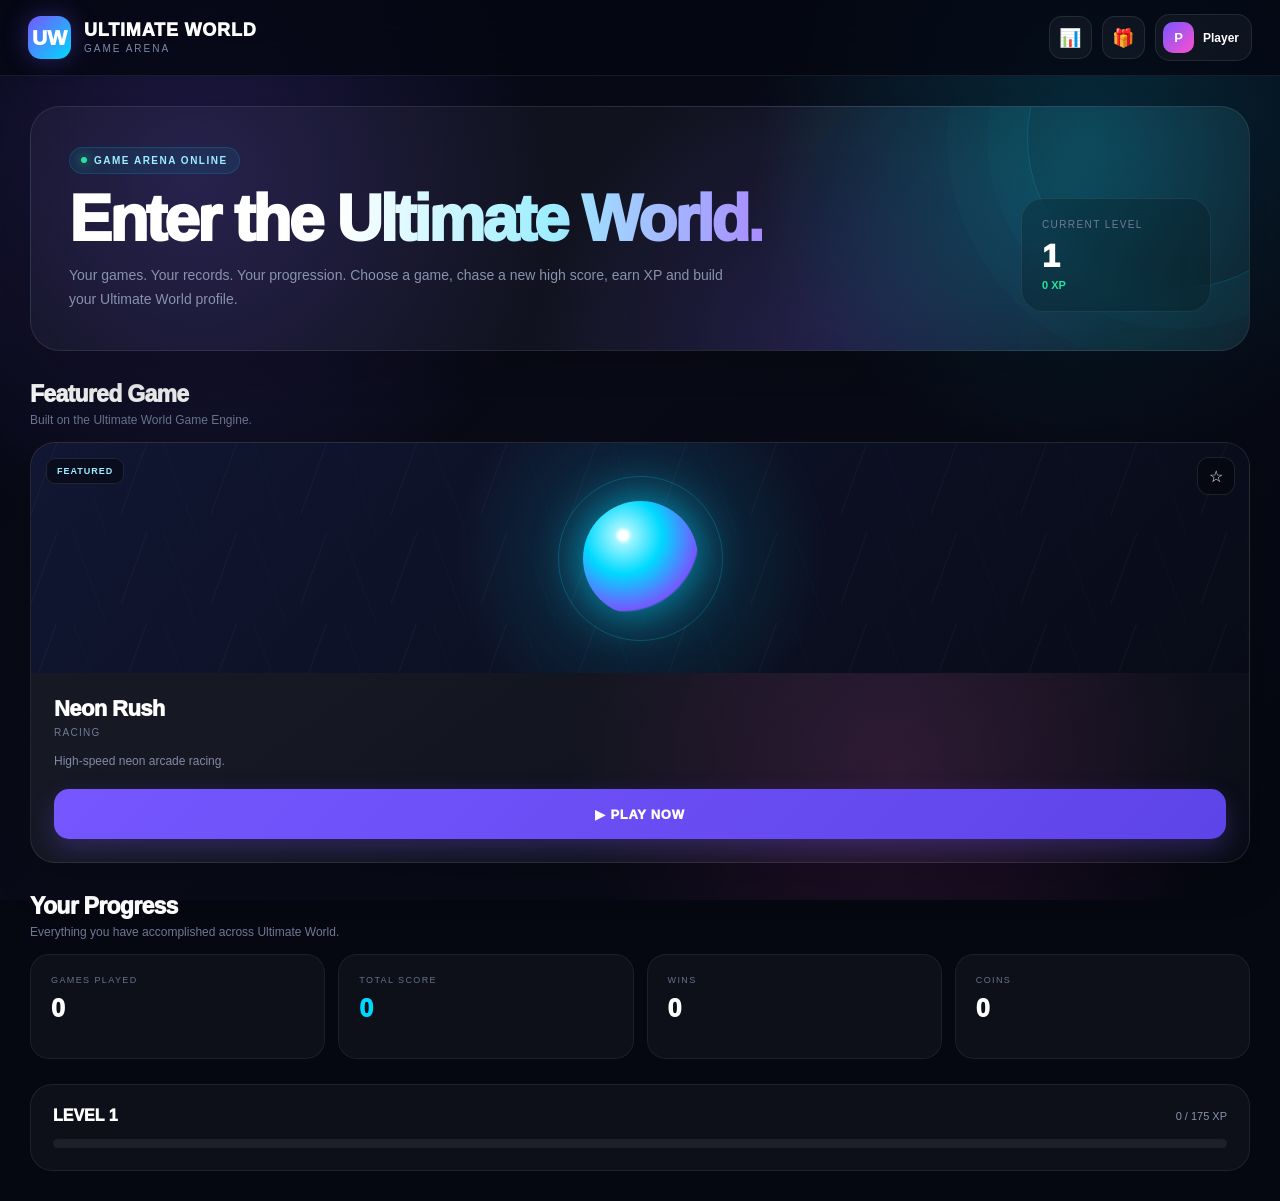
<file: game.html>
<!DOCTYPE html>
<html lang="en">
<head>
<meta charset="UTF-8">
<meta name="viewport" content="width=device-width,initial-scale=1.0,maximum-scale=1.0,user-scalable=no">
<meta name="theme-color" content="#070914">
<meta name="description" content="Ultimate World Game Arena">
<title>Ultimate World — Game Arena</title>

<style>
*{
    margin:0;
    padding:0;
    box-sizing:border-box;
    -webkit-tap-highlight-color:transparent;
}

html,body{
    width:100%;
    min-height:100%;
    overflow-x:hidden;
}

body{
    font-family:Inter,Arial,Helvetica,sans-serif;
    color:#fff;
    background:#050711;
}

/* =========================
   BACKGROUND
========================= */

body::before{
    content:"";
    position:fixed;
    inset:0;
    z-index:-3;
    background:
        radial-gradient(circle at 15% 20%,rgba(118,87,255,.22),transparent 28%),
        radial-gradient(circle at 85% 15%,rgba(0,217,255,.16),transparent 25%),
        radial-gradient(circle at 70% 85%,rgba(255,79,207,.13),transparent 28%),
        linear-gradient(135deg,#050711,#090b18 45%,#050711);
}

body::after{
    content:"";
    position:fixed;
    inset:0;
    z-index:-2;
    pointer-events:none;
    opacity:.18;
    background-image:
        linear-gradient(rgba(255,255,255,.04) 1px,transparent 1px),
        linear-gradient(90deg,rgba(255,255,255,.04) 1px,transparent 1px);
    background-size:55px 55px;
}

/* =========================
   APP
========================= */

.app{
    min-height:100vh;
    display:flex;
    flex-direction:column;
}

/* =========================
   TOP BAR
========================= */

.topbar{
    height:76px;
    display:flex;
    align-items:center;
    justify-content:space-between;
    padding:0 28px;
    border-bottom:1px solid rgba(255,255,255,.08);
    background:rgba(5,7,17,.78);
    backdrop-filter:blur(20px);
    -webkit-backdrop-filter:blur(20px);
    position:sticky;
    top:0;
    z-index:20;
}

.brand{
    display:flex;
    align-items:center;
    gap:13px;
    cursor:pointer;
}

.brand-logo{
    width:43px;
    height:43px;
    border-radius:13px;
    display:grid;
    place-items:center;
    font-size:21px;
    font-weight:1000;
    background:
        linear-gradient(135deg,#7657ff,#00d9ff);
    box-shadow:
        0 0 25px rgba(118,87,255,.35);
}

.brand-text{
    line-height:1;
}

.brand-title{
    font-size:18px;
    font-weight:1000;
    letter-spacing:.8px;
}

.brand-subtitle{
    color:#7f89a8;
    font-size:10px;
    margin-top:5px;
    text-transform:uppercase;
    letter-spacing:2px;
}

.top-actions{
    display:flex;
    align-items:center;
    gap:10px;
}

.icon-btn{
    width:43px;
    height:43px;
    border:1px solid rgba(255,255,255,.09);
    border-radius:13px;
    background:rgba(255,255,255,.045);
    color:white;
    cursor:pointer;
    font-size:18px;
    transition:.2s;
}

.icon-btn:hover{
    transform:translateY(-2px);
    background:rgba(255,255,255,.09);
    border-color:rgba(118,87,255,.45);
}

.profile-pill{
    display:flex;
    align-items:center;
    gap:9px;
    padding:7px 12px 7px 7px;
    border:1px solid rgba(255,255,255,.09);
    border-radius:15px;
    background:rgba(255,255,255,.045);
}

.avatar{
    width:31px;
    height:31px;
    border-radius:10px;
    display:grid;
    place-items:center;
    background:linear-gradient(135deg,#7657ff,#ff4fcf);
    font-size:13px;
    font-weight:900;
}

.profile-name{
    font-size:12px;
    font-weight:800;
}

/* =========================
   MAIN
========================= */

.main{
    width:min(1450px,100%);
    margin:auto;
    padding:30px;
}

/* =========================
   HERO
========================= */

.hero{
    position:relative;
    overflow:hidden;
    min-height:245px;
    border-radius:30px;
    padding:38px;
    display:flex;
    align-items:flex-end;
    justify-content:space-between;
    gap:30px;
    border:1px solid rgba(255,255,255,.09);
    background:
        radial-gradient(circle at 85% 35%,rgba(0,217,255,.16),transparent 30%),
        radial-gradient(circle at 65% 100%,rgba(118,87,255,.18),transparent 35%),
        rgba(255,255,255,.035);
    box-shadow:0 30px 80px rgba(0,0,0,.28);
}

.hero::before{
    content:"";
    position:absolute;
    width:300px;
    height:300px;
    right:-80px;
    top:-120px;
    border:1px solid rgba(0,217,255,.18);
    border-radius:50%;
    box-shadow:
        0 0 0 40px rgba(0,217,255,.025),
        0 0 0 80px rgba(0,217,255,.02);
}

.hero-content{
    position:relative;
    z-index:2;
}

.eyebrow{
    display:inline-flex;
    align-items:center;
    gap:7px;
    padding:7px 11px;
    border-radius:999px;
    color:#9deeff;
    background:rgba(0,217,255,.08);
    border:1px solid rgba(0,217,255,.16);
    font-size:10px;
    font-weight:900;
    letter-spacing:1.5px;
    text-transform:uppercase;
    margin-bottom:15px;
}

.live-dot{
    width:6px;
    height:6px;
    border-radius:50%;
    background:#24e39a;
    box-shadow:0 0 12px #24e39a;
}

.hero h1{
    font-size:clamp(34px,5vw,65px);
    line-height:.95;
    letter-spacing:-2.8px;
    font-weight:1000;
    max-width:750px;
}

.hero h1 span{
    background:linear-gradient(90deg,#fff,#9eeeff,#a88cff);
    -webkit-background-clip:text;
    background-clip:text;
    color:transparent;
}

.hero p{
    margin-top:15px;
    max-width:680px;
    color:#8992ae;
    font-size:14px;
    line-height:1.7;
}

.hero-stat{
    position:relative;
    z-index:2;
    min-width:190px;
    padding:20px;
    border:1px solid rgba(255,255,255,.08);
    border-radius:22px;
    background:rgba(0,0,0,.18);
    backdrop-filter:blur(15px);
}

.hero-stat-label{
    color:#707a98;
    font-size:10px;
    text-transform:uppercase;
    letter-spacing:1.4px;
}

.hero-stat-value{
    margin-top:8px;
    font-size:32px;
    font-weight:1000;
}

.hero-stat-small{
    margin-top:4px;
    color:#24e39a;
    font-size:11px;
    font-weight:800;
}

/* =========================
   SECTION
========================= */

.section{
    margin-top:30px;
}

.section-head{
    display:flex;
    align-items:flex-end;
    justify-content:space-between;
    gap:20px;
    margin-bottom:15px;
}

.section-title{
    font-size:23px;
    font-weight:1000;
    letter-spacing:-.7px;
}

.section-desc{
    margin-top:5px;
    color:#6f7894;
    font-size:12px;
}

/* =========================
   GAME CARD
========================= */

.game-card{
    position:relative;
    overflow:hidden;
    border:1px solid rgba(255,255,255,.09);
    border-radius:25px;
    background:
        linear-gradient(145deg,rgba(255,255,255,.07),rgba(255,255,255,.025));
    transition:.25s ease;
    box-shadow:0 15px 45px rgba(0,0,0,.2);
}

.game-card:hover{
    transform:translateY(-5px);
    border-color:rgba(118,87,255,.4);
    box-shadow:
        0 25px 65px rgba(0,0,0,.35),
        0 0 35px rgba(118,87,255,.09);
}

.game-visual{
    height:230px;
    position:relative;
    overflow:hidden;
    display:flex;
    align-items:center;
    justify-content:center;
    background:
        radial-gradient(circle at 50% 50%,rgba(0,217,255,.18),transparent 30%),
        linear-gradient(135deg,#111632,#080b17);
}

.game-visual::before{
    content:"";
    position:absolute;
    inset:0;
    opacity:.25;
    background:
        linear-gradient(110deg,transparent 20%,rgba(255,255,255,.15) 21%,transparent 22%),
        linear-gradient(70deg,transparent 60%,rgba(0,217,255,.12) 61%,transparent 62%);
    background-size:90px 90px;
}

.neon-orb{
    width:115px;
    height:115px;
    border-radius:50%;
    position:relative;
    z-index:2;
    background:
        radial-gradient(circle at 35% 30%,#fff 0 4%,#9ff5ff 8%,#00d9ff 35%,#7657ff 68%,transparent 70%);
    filter:drop-shadow(0 0 25px rgba(0,217,255,.7));
    animation:orbFloat 3s ease-in-out infinite;
}

.neon-orb::after{
    content:"";
    position:absolute;
    inset:-25px;
    border:1px solid rgba(0,217,255,.22);
    border-radius:50%;
    animation:ring 2.5s linear infinite;
}

@keyframes orbFloat{
    0%,100%{transform:translateY(0) scale(1)}
    50%{transform:translateY(-12px) scale(1.04)}
}

@keyframes ring{
    from{transform:rotate(0deg) scale(.85);opacity:.8}
    to{transform:rotate(360deg) scale(1.15);opacity:0}
}

.game-badge{
    position:absolute;
    top:15px;
    left:15px;
    z-index:4;
    padding:7px 10px;
    border-radius:9px;
    background:rgba(0,0,0,.4);
    border:1px solid rgba(255,255,255,.1);
    color:#9deeff;
    font-size:9px;
    font-weight:900;
    letter-spacing:1px;
    text-transform:uppercase;
    backdrop-filter:blur(10px);
}

.favorite{
    position:absolute;
    top:14px;
    right:14px;
    z-index:4;
    width:38px;
    height:38px;
    border:1px solid rgba(255,255,255,.1);
    border-radius:12px;
    color:#fff;
    background:rgba(0,0,0,.35);
    cursor:pointer;
    font-size:16px;
    transition:.2s;
}

.favorite:hover{
    transform:scale(1.08);
}

.game-info{
    padding:23px;
}

.game-title-row{
    display:flex;
    align-items:center;
    justify-content:space-between;
    gap:15px;
}

.game-title{
    font-size:22px;
    font-weight:1000;
    letter-spacing:-.6px;
}

.game-category{
    color:#717b98;
    font-size:10px;
    text-transform:uppercase;
    letter-spacing:1.3px;
    margin-top:5px;
}

.game-description{
    color:#818ba6;
    font-size:12px;
    line-height:1.6;
    margin:14px 0 18px;
}

.play-button{
    width:100%;
    min-height:50px;
    border:0;
    border-radius:15px;
    cursor:pointer;
    color:#fff;
    font-size:13px;
    font-weight:1000;
    letter-spacing:.7px;
    background:linear-gradient(135deg,#7657ff,#5d44e8);
    box-shadow:0 10px 25px rgba(118,87,255,.25);
    transition:.2s;
}

.play-button:hover{
    transform:translateY(-2px);
    box-shadow:0 14px 35px rgba(118,87,255,.38);
}

.play-button:active{
    transform:scale(.98);
}

/* =========================
   STATS
========================= */

.stats-grid{
    display:grid;
    grid-template-columns:repeat(4,1fr);
    gap:13px;
}

.stat-card{
    padding:20px;
    min-height:105px;
    border-radius:19px;
    border:1px solid rgba(255,255,255,.07);
    background:rgba(255,255,255,.035);
}

.stat-label{
    color:#68718e;
    font-size:9px;
    text-transform:uppercase;
    letter-spacing:1.4px;
}

.stat-value{
    margin-top:9px;
    font-size:25px;
    font-weight:1000;
}

.stat-accent{
    color:#00d9ff;
}

/* =========================
   LEVEL
========================= */

.level-panel{
    margin-top:25px;
    padding:22px;
    border-radius:22px;
    border:1px solid rgba(255,255,255,.08);
    background:rgba(255,255,255,.035);
}

.level-top{
    display:flex;
    justify-content:space-between;
    align-items:center;
}

.level-name{
    font-weight:1000;
}

.level-xp{
    color:#8992ac;
    font-size:11px;
}

.progress{
    margin-top:14px;
    width:100%;
    height:9px;
    overflow:hidden;
    border-radius:999px;
    background:rgba(255,255,255,.07);
}

.progress-fill{
    width:0%;
    height:100%;
    border-radius:999px;
    background:linear-gradient(90deg,#7657ff,#00d9ff);
    box-shadow:0 0 15px rgba(0,217,255,.3);
    transition:width .5s ease;
}

/* =========================
   MODAL
========================= */

.modal{
    position:fixed;
    inset:0;
    z-index:100;
    display:none;
    align-items:center;
    justify-content:center;
    padding:20px;
    background:rgba(0,0,0,.72);
    backdrop-filter:blur(15px);
}

.modal.show{
    display:flex;
}

.modal-box{
    width:min(650px,100%);
    max-height:90vh;
    overflow:auto;
    border:1px solid rgba(255,255,255,.1);
    border-radius:27px;
    padding:28px;
    background:
        radial-gradient(circle at 80% 10%,rgba(118,87,255,.12),transparent 30%),
        #0b0e1b;
    box-shadow:0 40px 100px rgba(0,0,0,.6);
}

.modal-head{
    display:flex;
    align-items:center;
    justify-content:space-between;
    gap:20px;
    margin-bottom:25px;
}

.modal-title{
    font-size:25px;
    font-weight:1000;
}

.close-btn{
    width:38px;
    height:38px;
    border:1px solid rgba(255,255,255,.09);
    border-radius:11px;
    color:#fff;
    background:rgba(255,255,255,.05);
    cursor:pointer;
    font-size:18px;
}

.modal-content{
    color:#8992aa;
    line-height:1.7;
    font-size:13px;
}

.modal-game-title{
    color:#fff;
    font-size:38px;
    font-weight:1000;
    margin-bottom:7px;
}

.launch-main{
    margin-top:25px;
    width:100%;
    min-height:55px;
    border:0;
    border-radius:16px;
    color:#fff;
    background:linear-gradient(135deg,#7657ff,#00a9df);
    font-weight:1000;
    cursor:pointer;
    font-size:14px;
}

/* =========================
   TOAST
========================= */

#toast{
    position:fixed;
    left:50%;
    bottom:25px;
    z-index:200;
    transform:translate(-50%,30px);
    opacity:0;
    pointer-events:none;
    padding:13px 18px;
    border-radius:13px;
    color:#fff;
    background:rgba(12,15,29,.92);
    border:1px solid rgba(255,255,255,.1);
    box-shadow:0 15px 45px rgba(0,0,0,.45);
    backdrop-filter:blur(15px);
    font-size:12px;
    font-weight:800;
    transition:.3s ease;
}

#toast.show{
    transform:translate(-50%,0);
    opacity:1;
}

/* =========================
   RESPONSIVE
========================= */

@media(max-width:850px){

    .topbar{
        padding:0 16px;
    }

    .main{
        padding:18px;
    }

    .hero{
        padding:25px;
        min-height:300px;
        flex-direction:column;
        align-items:flex-start;
        justify-content:flex-end;
    }

    .hero-stat{
        width:100%;
    }

    .stats-grid{
        grid-template-columns:repeat(2,1fr);
    }

}

@media(max-width:520px){

    .brand-subtitle{
        display:none;
    }

    .profile-name{
        display:none;
    }

    .top-actions{
        gap:6px;
    }

    .hero{
        border-radius:23px;
    }

    .hero h1{
        letter-spacing:-1.8px;
    }

    .game-visual{
        height:200px;
    }

    .stats-grid{
        gap:9px;
    }

    .stat-card{
        padding:15px;
    }

    .stat-value{
        font-size:21px;
    }

}
</style>
</head>

<body>

<div class="app">

    <!-- =========================
         TOP BAR
    ========================== -->

    <header class="topbar">

        <div class="brand" onclick="goHome()">

            <div class="brand-logo">UW</div>

            <div class="brand-text">

                <div class="brand-title">
                    ULTIMATE WORLD
                </div>

                <div class="brand-subtitle">
                    Game Arena
                </div>

            </div>

        </div>

        <div class="top-actions">

            <button
                class="icon-btn"
                onclick="showStats()"
                title="Statistics"
            >📊</button>

            <button
                class="icon-btn"
                onclick="claimReward()"
                title="Daily Reward"
            >🎁</button>

            <div class="profile-pill">

                <div class="avatar" id="avatar">
                    P
                </div>

                <div class="profile-name" id="profileName">
                    Player
                </div>

            </div>

        </div>

    </header>


    <!-- =========================
         MAIN
    ========================== -->

    <main class="main">

        <section class="hero">

            <div class="hero-content">

                <div class="eyebrow">
                    <span class="live-dot"></span>
                    GAME ARENA ONLINE
                </div>

                <h1>
                    Enter the
                    <span>Ultimate World.</span>
                </h1>

                <p>
                    Your games. Your records. Your progression.
                    Choose a game, chase a new high score,
                    earn XP and build your Ultimate World profile.
                </p>

            </div>

            <div class="hero-stat">

                <div class="hero-stat-label">
                    Current Level
                </div>

                <div
                    class="hero-stat-value"
                    id="heroLevel"
                >
                    1
                </div>

                <div
                    class="hero-stat-small"
                    id="heroXP"
                >
                    0 XP
                </div>

            </div>

        </section>


        <!-- =========================
             GAME
        ========================== -->

        <section class="section">

            <div class="section-head">

                <div>

                    <div class="section-title">
                        Featured Game
                    </div>

                    <div class="section-desc">
                        Built on the Ultimate World Game Engine.
                    </div>

                </div>

            </div>


            <div id="gameContainer">

                <div class="game-card">

                    <div class="game-visual">

                        <div class="game-badge">
                            Featured
                        </div>

                        <button
                            class="favorite"
                            id="favoriteButton"
                            onclick="toggleGameFavorite()"
                        >
                            ☆
                        </button>

                        <div class="neon-orb"></div>

                    </div>

                    <div class="game-info">

                        <div class="game-title-row">

                            <div>

                                <div
                                    class="game-title"
                                    id="gameTitle"
                                >
                                    Loading Game...
                                </div>

                                <div
                                    class="game-category"
                                    id="gameCategory"
                                >
                                    Ultimate World
                                </div>

                            </div>

                        </div>

                        <div
                            class="game-description"
                            id="gameDescription"
                        >
                            Loading the Ultimate World game engine...
                        </div>

                        <button
                            class="play-button"
                            onclick="openGame()"
                        >
                            ▶ PLAY NOW
                        </button>

                    </div>

                </div>

            </div>

        </section>


        <!-- =========================
             PLAYER STATS
        ========================== -->

        <section class="section">

            <div class="section-head">

                <div>

                    <div class="section-title">
                        Your Progress
                    </div>

                    <div class="section-desc">
                        Everything you have accomplished across Ultimate World.
                    </div>

                </div>

            </div>


            <div class="stats-grid">

                <div class="stat-card">

                    <div class="stat-label">
                        Games Played
                    </div>

                    <div
                        class="stat-value"
                        id="gamesPlayed"
                    >
                        0
                    </div>

                </div>

                <div class="stat-card">

                    <div class="stat-label">
                        Total Score
                    </div>

                    <div
                        class="stat-value stat-accent"
                        id="totalScore"
                    >
                        0
                    </div>

                </div>

                <div class="stat-card">

                    <div class="stat-label">
                        Wins
                    </div>

                    <div
                        class="stat-value"
                        id="wins"
                    >
                        0
                    </div>

                </div>

                <div class="stat-card">

                    <div class="stat-label">
                        Coins
                    </div>

                    <div
                        class="stat-value"
                        id="coins"
                    >
                        0
                    </div>

                </div>

            </div>


            <div class="level-panel">

                <div class="level-top">

                    <div class="level-name">
                        LEVEL
                        <span id="levelNumber">1</span>
                    </div>

                    <div
                        class="level-xp"
                        id="levelXP"
                    >
                        0 / 100 XP
                    </div>

                </div>

                <div class="progress">

                    <div
                        class="progress-fill"
                        id="xpBar"
                    ></div>

                </div>

            </div>

        </section>

    </main>

</div>


<!-- =========================
     GAME MODAL
========================== -->

<div
    class="modal"
    id="gameModal"
    onclick="closeModalOutside(event)"
>

    <div class="modal-box">

        <div class="modal-head">

            <div class="modal-title">
                Game Ready
            </div>

            <button
                class="close-btn"
                onclick="closeGameModal()"
            >
                ×
            </button>

        </div>

        <div class="modal-content">

            <div
                class="modal-game-title"
                id="modalGameTitle"
            >
                Neon Rush
            </div>

            <div
                id="modalGameCategory"
            >
                Racing
            </div>

            <p style="margin-top:15px">
                Your selected game is registered with the
                Ultimate World Game Engine and ready to launch.
            </p>

            <button
                class="launch-main"
                onclick="launchSelectedGame()"
            >
                🚀 LAUNCH GAME
            </button>

        </div>

    </div>

</div>


<!-- =========================
     STATS MODAL
========================== -->

<div
    class="modal"
    id="statsModal"
    onclick="closeStatsOutside(event)"
>

    <div class="modal-box">

        <div class="modal-head">

            <div class="modal-title">
                Player Statistics
            </div>

            <button
                class="close-btn"
                onclick="closeStats()"
            >
                ×
            </button>

        </div>

        <div class="modal-content">

            <p>
                <strong>Games played:</strong>
                <span id="modalGames">0</span>
            </p>

            <p>
                <strong>Total score:</strong>
                <span id="modalScore">0</span>
            </p>

            <p>
                <strong>Wins:</strong>
                <span id="modalWins">0</span>
            </p>

            <p>
                <strong>Losses:</strong>
                <span id="modalLosses">0</span>
            </p>

            <p>
                <strong>Current streak:</strong>
                <span id="modalStreak">0</span>
            </p>

            <p>
                <strong>Longest streak:</strong>
                <span id="modalLongestStreak">0</span>
            </p>

        </div>

    </div>

</div>


<div id="toast"></div>


<!-- ============================================================
     GAME ENGINE
============================================================ -->

<script src="game-engine.js"></script>


<script>

/* ============================================================
   ULTIMATE WORLD GAME PAGE
============================================================ */

"use strict";


let selectedGameId = null;


/* ============================================================
   HELPERS
============================================================ */

function formatNumber(number){

    return Number(number || 0)
        .toLocaleString();

}


/* ============================================================
   LOAD PROFILE
============================================================ */

function updateProfile(){

    if(
        !window.UltimateWorld ||
        !UltimateWorld.getProfile
    ){

        return;

    }

    const profile =
        UltimateWorld.getProfile();

    const progress =
        UltimateWorld.getLevelProgress();


    document.getElementById(
        "profileName"
    ).textContent =
        profile.name || "Player";


    document.getElementById(
        "avatar"
    ).textContent =
        (
            profile.name ||
            "Player"
        )
        .charAt(0)
        .toUpperCase();


    document.getElementById(
        "heroLevel"
    ).textContent =
        profile.level;


    document.getElementById(
        "heroXP"
    ).textContent =
        formatNumber(profile.xp) +
        " XP";


    document.getElementById(
        "levelNumber"
    ).textContent =
        profile.level;


    document.getElementById(
        "levelXP"
    ).textContent =
        formatNumber(progress.current) +
        " / " +
        formatNumber(progress.required) +
        " XP";


    document.getElementById(
        "xpBar"
    ).style.width =
        progress.percentage + "%";


    document.getElementById(
        "gamesPlayed"
    ).textContent =
        formatNumber(profile.gamesPlayed);


    document.getElementById(
        "totalScore"
    ).textContent =
        formatNumber(profile.totalScore);


    document.getElementById(
        "wins"
    ).textContent =
        formatNumber(profile.wins);


    document.getElementById(
        "coins"
    ).textContent =
        formatNumber(profile.coins);

}


/* ============================================================
   LOAD REGISTERED GAME
============================================================ */

function loadGame(){

    if(
        !window.UltimateWorld ||
        !UltimateWorld.getRegisteredGame
    ){

        document.getElementById(
            "gameTitle"
        ).textContent =
            "Engine Not Loaded";

        document.getElementById(
            "gameDescription"
        ).textContent =
            "game-engine.js could not be loaded.";

        return;

    }


    const games =
        UltimateWorld.getRegisteredGames();


    if(
        !games ||
        games.length === 0
    ){

        document.getElementById(
            "gameTitle"
        ).textContent =
            "No Games Registered";

        document.getElementById(
            "gameDescription"
        ).textContent =
            "The Ultimate World engine is ready, but no games have been registered yet.";

        return;

    }


    const entry =
        UltimateWorld.getRegisteredGame(
            "neon-rush"
        ) ||
        games[0];


    if(!entry){
        return;
    }


    selectedGameId =
        entry.config.id;


    document.getElementById(
        "gameTitle"
    ).textContent =
        entry.config.name ||
        "Ultimate World Game";


    document.getElementById(
        "gameCategory"
    ).textContent =
        entry.config.category ||
        "Arcade";


    document.getElementById(
        "gameDescription"
    ).textContent =
        entry.config.description ||
        "A premium Ultimate World gaming experience.";


    updateFavoriteButton();

}


/* ============================================================
   FAVORITE
============================================================ */

function updateFavoriteButton(){

    if(!selectedGameId){
        return;
    }

    const favorite =
        UltimateWorld.isFavorite(
            selectedGameId
        );


    document.getElementById(
        "favoriteButton"
    ).textContent =
        favorite ? "★" : "☆";

}


function toggleGameFavorite(){

    if(!selectedGameId){
        return;
    }

    const result =
        UltimateWorld.toggleFavorite(
            selectedGameId
        );


    document.getElementById(
        "favoriteButton"
    ).textContent =
        result ? "★" : "☆";


    UltimateWorld.toast(
        result
            ? "★ Added to favorites"
            : "☆ Removed from favorites"
    );

}


/* ============================================================
   OPEN GAME
============================================================ */

function openGame(){

    if(!selectedGameId){
        return;
    }


    const entry =
        UltimateWorld.getRegisteredGame(
            selectedGameId
        );


    if(!entry){

        UltimateWorld.toast(
            "Game could not be found."
        );

        return;

    }


    document.getElementById(
        "modalGameTitle"
    ).textContent =
        entry.config.name;


    document.getElementById(
        "modalGameCategory"
    ).textContent =
        entry.config.category ||
        "Arcade";


    document.getElementById(
        "gameModal"
    ).classList.add(
        "show"
    );

}


function closeGameModal(){

    document.getElementById(
        "gameModal"
    ).classList.remove(
        "show"
    );

}


function closeModalOutside(event){

    if(
        event.target.id ===
        "gameModal"
    ){

        closeGameModal();

    }

}


/* ============================================================
   LAUNCH
============================================================ */

function launchSelectedGame(){

    if(!selectedGameId){
        return;
    }


    const game =
        UltimateWorld.launchGame(
            selectedGameId
        );


    if(!game){

        UltimateWorld.toast(
            "Unable to launch game."
        );

        return;

    }


    closeGameModal();


    /*
       If the actual game page exists,
       send the player there.

       This keeps the engine architecture
       ready for many future games.
    */

    if(
        selectedGameId ===
        "neon-rush"
    ){

        window.location.href =
            "neon-rush.html";

        return;

    }


    UltimateWorld.toast(
        "Game launched: " +
        selectedGameId
    );

}


/* ============================================================
   DAILY REWARD
============================================================ */

function claimReward(){

    const result =
        UltimateWorld.claimDailyReward();


    if(result.claimed){

        UltimateWorld.toast(
            "🎁 Daily Reward: +" +
            result.xp +
            " XP  +" +
            result.coins +
            " coins"
        );

        updateProfile();

    }else{

        UltimateWorld.toast(
            "🎁 Daily reward already claimed."
        );

    }

}


/* ============================================================
   STATISTICS
============================================================ */

function showStats(){

    const profile =
        UltimateWorld.getProfile();


    document.getElementById(
        "modalGames"
    ).textContent =
        formatNumber(
            profile.gamesPlayed
        );


    document.getElementById(
        "modalScore"
    ).textContent =
        formatNumber(
            profile.totalScore
        );


    document.getElementById(
        "modalWins"
    ).textContent =
        formatNumber(
            profile.wins
        );


    document.getElementById(
        "modalLosses"
    ).textContent =
        formatNumber(
            profile.losses
        );


    document.getElementById(
        "modalStreak"
    ).textContent =
        formatNumber(
            profile.streak
        );


    document.getElementById(
        "modalLongestStreak"
    ).textContent =
        formatNumber(
            profile.longestStreak
        );


    document.getElementById(
        "statsModal"
    ).classList.add(
        "show"
    );

}


function closeStats(){

    document.getElementById(
        "statsModal"
    ).classList.remove(
        "show"
    );

}


function closeStatsOutside(event){

    if(
        event.target.id ===
        "statsModal"
    ){

        closeStats();

    }

}


/* ============================================================
   HOME
============================================================ */

function goHome(){

    window.location.href =
        "index.html";

}


/* ============================================================
   ENGINE EVENTS
============================================================ */

window.addEventListener(
    "load",
    () => {

        /*
           Give the engine a moment to initialise.
        */

        setTimeout(
            () => {

                updateProfile();

                loadGame();

            },
            50
        );

    }
);


/* ============================================================
   KEYBOARD SHORTCUTS
============================================================ */

document.addEventListener(
    "keydown",
    event => {

        if(event.key === "Escape"){

            closeGameModal();

            closeStats();

        }

    }
);


/* ============================================================
   LIVE PROFILE REFRESH
============================================================ */

setInterval(
    () => {

        if(
            window.UltimateWorld
        ){

            updateProfile();

        }

    },
    1000
);


/* ============================================================
   PAGE READY
============================================================ */

console.log(
    "%cULTIMATE WORLD — GAME ARENA",
    "font-size:22px;font-weight:900;"
);

console.log(
    "Game Arena connected to Ultimate World Game Engine."
);

</script>

</body>
</html>
</file>
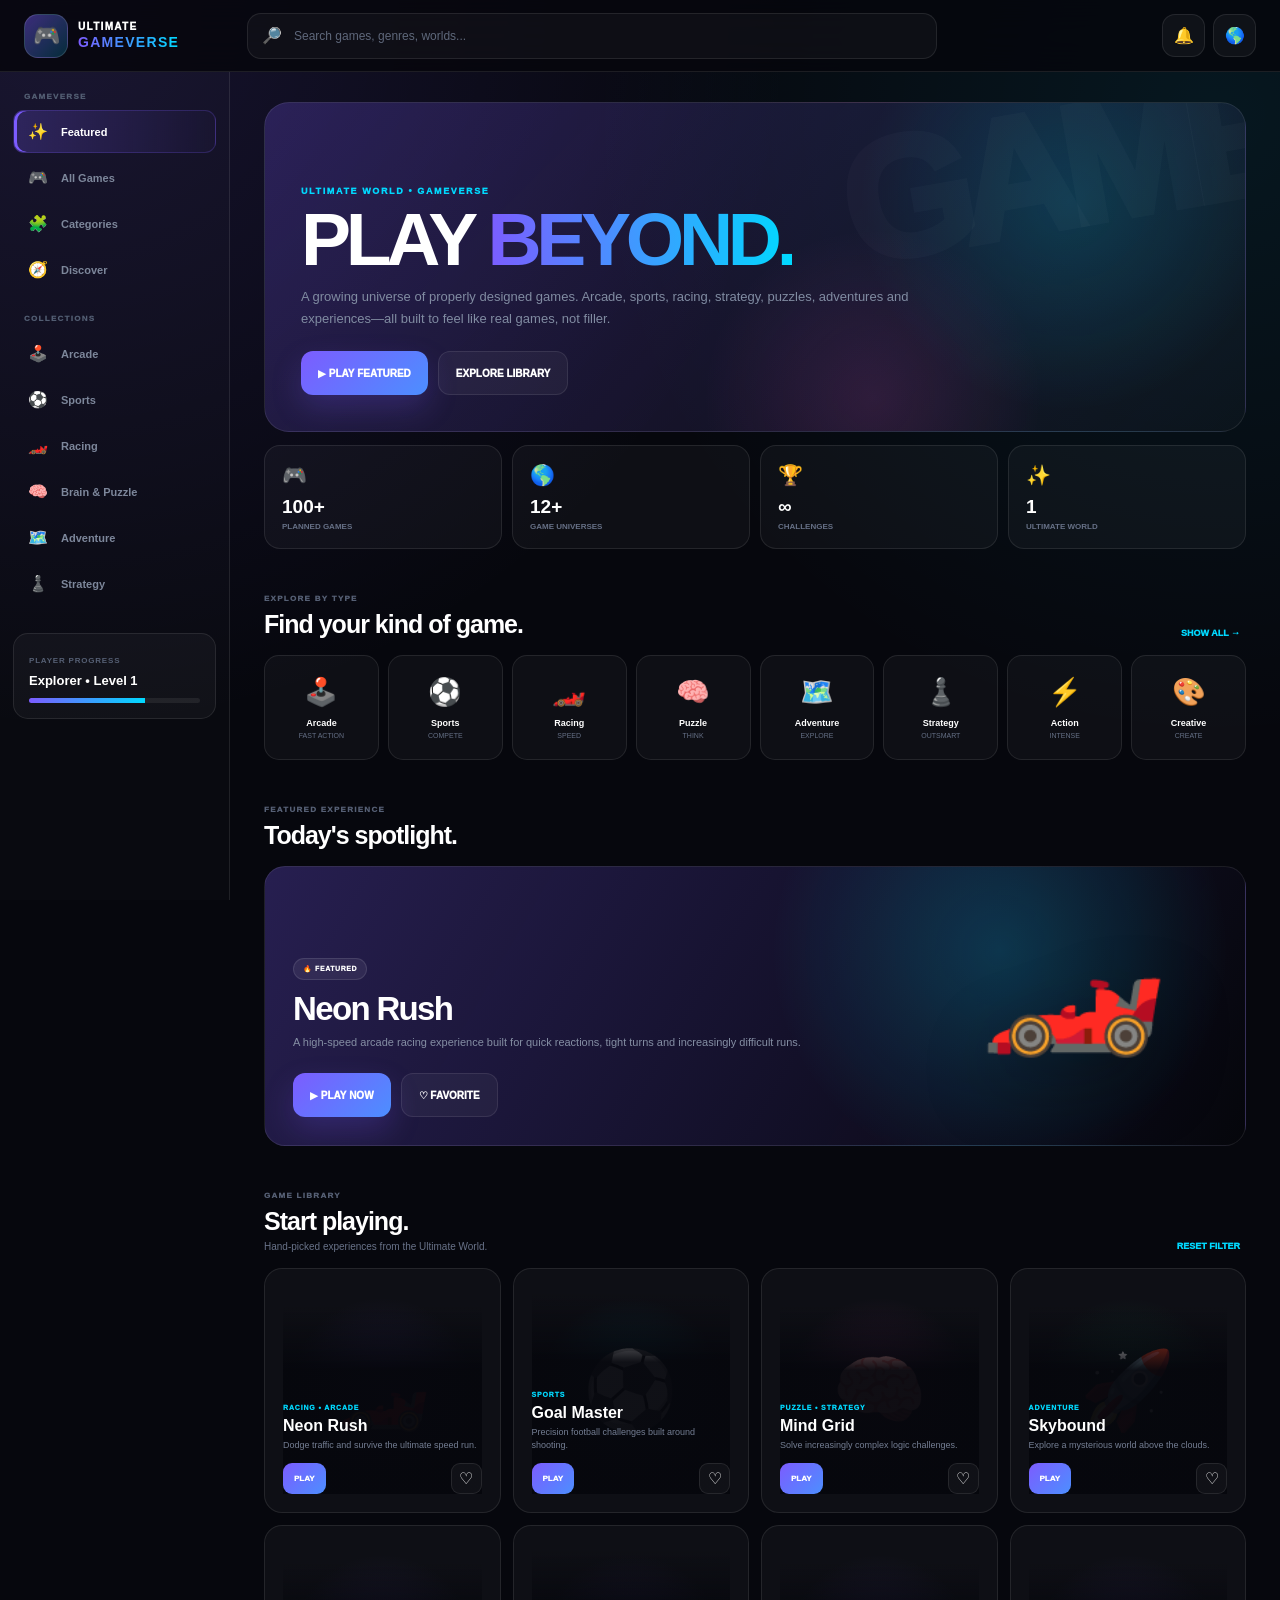
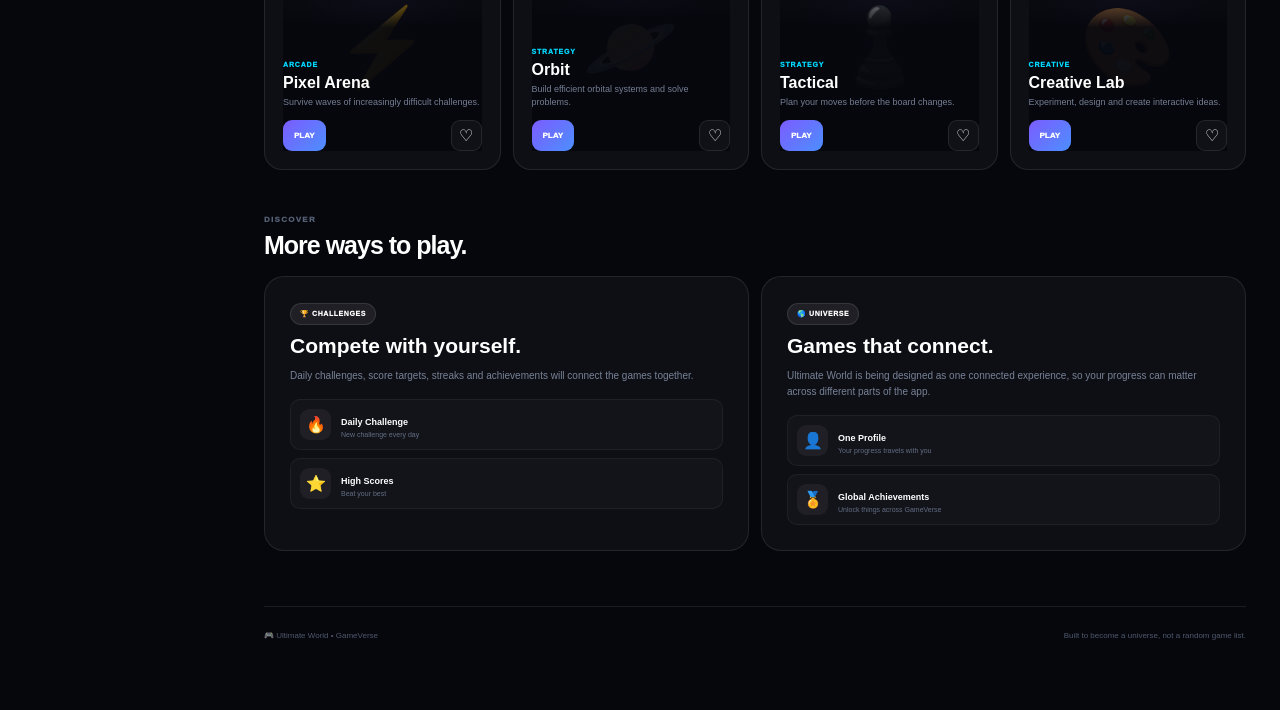
<file: gameverse.html>
<!DOCTYPE html>
<html lang="en">
<head>
<meta charset="UTF-8">
<meta name="viewport" content="width=device-width,initial-scale=1.0">
<meta name="theme-color" content="#06070d">
<title>Ultimate World — GameVerse</title>

<style>
:root{
    --bg:#06070d;
    --panel:rgba(255,255,255,.045);
    --panel2:rgba(255,255,255,.07);
    --border:rgba(255,255,255,.09);
    --text:#fff;
    --muted:#7d879d;
    --purple:#7c5cff;
    --blue:#00d9ff;
    --pink:#ff4ecd;
    --green:#26e59a;
    --orange:#ffad42;
}

*{box-sizing:border-box}

html{scroll-behavior:smooth}

body{
    margin:0;
    min-height:100vh;
    color:var(--text);
    font-family:Inter,-apple-system,BlinkMacSystemFont,"Segoe UI",sans-serif;
    background:
        radial-gradient(circle at 5% 0%,rgba(124,92,255,.14),transparent 28%),
        radial-gradient(circle at 95% 5%,rgba(0,217,255,.08),transparent 25%),
        var(--bg);
}

button,input{font:inherit}

button{cursor:pointer}

button:focus-visible,
input:focus-visible{
    outline:2px solid var(--blue);
    outline-offset:2px;
}

/* TOP BAR */

.gv-top{
    position:sticky;
    top:0;
    z-index:1000;
    min-height:72px;
    display:flex;
    align-items:center;
    gap:18px;
    padding:10px 24px;
    background:rgba(6,7,13,.84);
    border-bottom:1px solid var(--border);
    backdrop-filter:blur(24px);
}

.gv-logo{
    display:flex;
    align-items:center;
    gap:10px;
    min-width:205px;
}

.gv-logo-icon{
    width:44px;
    height:44px;
    display:grid;
    place-items:center;
    border-radius:14px;
    background:linear-gradient(135deg,rgba(124,92,255,.45),rgba(0,217,255,.18));
    border:1px solid rgba(255,255,255,.13);
    font-size:22px;
}

.gv-logo-text{
    font-size:10px;
    font-weight:950;
    letter-spacing:.13em;
    line-height:1.1;
}

.gv-logo-text strong{
    display:block;
    margin-top:3px;
    font-size:14px;
    background:linear-gradient(90deg,var(--purple),var(--blue));
    -webkit-background-clip:text;
    background-clip:text;
    color:transparent;
}

.gv-search{
    flex:1;
    max-width:690px;
    height:46px;
    display:flex;
    align-items:center;
    gap:10px;
    padding:0 14px;
    border:1px solid var(--border);
    border-radius:14px;
    background:rgba(255,255,255,.035);
}

.gv-search input{
    width:100%;
    min-width:0;
    border:0;
    outline:0;
    color:#fff;
    background:transparent;
    font-size:12px;
}

.gv-search input::placeholder{color:#5f687b}

.gv-top-actions{
    display:flex;
    gap:8px;
    margin-left:auto;
}

.gv-top-btn{
    width:43px;
    height:43px;
    display:grid;
    place-items:center;
    color:#fff;
    border:1px solid var(--border);
    border-radius:13px;
    background:rgba(255,255,255,.045);
}

.gv-top-btn:hover{
    background:rgba(255,255,255,.08);
}

/* LAYOUT */

.gv-layout{
    display:grid;
    grid-template-columns:230px minmax(0,1fr);
    min-height:calc(100vh - 72px);
}

/* SIDEBAR */

.gv-side{
    position:sticky;
    top:72px;
    height:calc(100vh - 72px);
    overflow:auto;
    padding:20px 13px;
    border-right:1px solid var(--border);
    background:rgba(255,255,255,.016);
}

.gv-side-title{
    padding:0 11px 9px;
    color:#525d72;
    font-size:8px;
    font-weight:950;
    letter-spacing:.16em;
}

.gv-side button{
    width:100%;
    display:flex;
    align-items:center;
    gap:11px;
    padding:11px;
    margin-bottom:3px;
    color:#7d879b;
    border:1px solid transparent;
    border-radius:11px;
    background:transparent;
    text-align:left;
    font-size:11px;
    font-weight:800;
}

.gv-side button:hover{
    color:#fff;
    background:rgba(255,255,255,.045);
}

.gv-side button.active{
    color:#fff;
    background:linear-gradient(90deg,rgba(124,92,255,.23),rgba(124,92,255,.035));
    border-color:rgba(124,92,255,.22);
    box-shadow:inset 3px 0 0 var(--purple);
}

.gv-side-icon{
    width:25px;
    text-align:center;
    font-size:16px;
}

.gv-side-bottom{
    margin-top:28px;
    padding:15px;
    border:1px solid var(--border);
    border-radius:15px;
    background:rgba(255,255,255,.035);
}

.gv-side-bottom small{
    color:#566075;
    font-size:8px;
    font-weight:900;
    letter-spacing:.1em;
}

.gv-side-bottom strong{
    display:block;
    margin-top:6px;
    font-size:13px;
}

.gv-xp{
    height:5px;
    margin-top:10px;
    overflow:hidden;
    border-radius:99px;
    background:rgba(255,255,255,.07);
}

.gv-xp span{
    display:block;
    width:68%;
    height:100%;
    background:linear-gradient(90deg,var(--purple),var(--blue));
}

/* MAIN */

.gv-main{
    width:min(1500px,100%);
    margin:auto;
    padding:30px 34px 70px;
}

/* HERO */

.gv-hero{
    position:relative;
    min-height:330px;
    overflow:hidden;
    padding:36px;
    display:flex;
    align-items:flex-end;
    border:1px solid var(--border);
    border-radius:25px;
    background:
        radial-gradient(circle at 82% 30%,rgba(0,217,255,.16),transparent 25%),
        radial-gradient(circle at 62% 90%,rgba(255,78,205,.12),transparent 25%),
        linear-gradient(135deg,rgba(124,92,255,.24),rgba(255,255,255,.025));
}

.gv-hero::after{
    content:"GAME";
    position:absolute;
    right:-35px;
    top:-30px;
    font-size:170px;
    font-weight:1000;
    letter-spacing:-.1em;
    color:rgba(255,255,255,.025);
    transform:rotate(-10deg);
}

.gv-hero-content{
    position:relative;
    z-index:2;
    max-width:760px;
}

.gv-eyebrow{
    color:var(--blue);
    font-size:9px;
    font-weight:950;
    letter-spacing:.18em;
}

.gv-hero h1{
    margin:10px 0 10px;
    font-size:clamp(40px,6vw,75px);
    line-height:.9;
    letter-spacing:-.07em;
}

.gv-gradient{
    background:linear-gradient(90deg,var(--purple),var(--blue),var(--pink));
    background-size:200% auto;
    -webkit-background-clip:text;
    background-clip:text;
    color:transparent;
    animation:gradient 5s linear infinite;
}

@keyframes gradient{
    to{background-position:200% center}
}

.gv-hero p{
    max-width:650px;
    color:#818ca2;
    font-size:13px;
    line-height:1.65;
}

.gv-hero-actions{
    display:flex;
    flex-wrap:wrap;
    gap:10px;
    margin-top:22px;
}

.gv-primary,
.gv-secondary{
    min-height:44px;
    padding:0 17px;
    border-radius:12px;
    font-size:10px;
    font-weight:950;
}

.gv-primary{
    color:#fff;
    border:0;
    background:linear-gradient(135deg,var(--purple),#4c8fff);
    box-shadow:0 13px 30px rgba(124,92,255,.22);
}

.gv-secondary{
    color:#fff;
    border:1px solid var(--border);
    background:rgba(255,255,255,.045);
}

/* STATS */

.gv-stats{
    display:grid;
    grid-template-columns:repeat(4,1fr);
    gap:10px;
    margin-top:13px;
}

.gv-stat{
    padding:17px;
    border:1px solid var(--border);
    border-radius:16px;
    background:rgba(255,255,255,.035);
}

.gv-stat-icon{font-size:20px}

.gv-stat strong{
    display:block;
    margin-top:9px;
    font-size:19px;
}

.gv-stat small{
    display:block;
    margin-top:4px;
    color:#667086;
    font-size:8px;
    font-weight:800;
}

/* SECTIONS */

.gv-section{
    margin-top:38px;
}

.gv-heading{
    display:flex;
    align-items:end;
    justify-content:space-between;
    gap:20px;
    margin-bottom:16px;
}

.gv-heading small{
    color:#566075;
    font-size:8px;
    font-weight:950;
    letter-spacing:.16em;
}

.gv-heading h2{
    margin:5px 0 0;
    font-size:25px;
    letter-spacing:-.04em;
}

.gv-heading p{
    margin:5px 0 0;
    color:#697389;
    font-size:10px;
}

.gv-link{
    border:0;
    color:var(--blue);
    background:transparent;
    font-size:9px;
    font-weight:950;
}

/* CATEGORIES */

.gv-categories{
    display:grid;
    grid-template-columns:repeat(8,1fr);
    gap:9px;
}

.gv-category{
    min-height:105px;
    padding:15px 8px;
    color:#fff;
    text-align:center;
    border:1px solid var(--border);
    border-radius:15px;
    background:rgba(255,255,255,.035);
    transition:.2s ease;
}

.gv-category:hover,
.gv-category.selected{
    transform:translateY(-4px);
    border-color:rgba(124,92,255,.4);
    background:rgba(124,92,255,.09);
}

.gv-category-icon{
    font-size:27px;
}

.gv-category strong{
    display:block;
    margin-top:10px;
    font-size:9px;
}

.gv-category small{
    display:block;
    margin-top:4px;
    color:#657086;
    font-size:7px;
}

/* FEATURED GAME */

.gv-featured{
    position:relative;
    min-height:280px;
    overflow:hidden;
    display:flex;
    align-items:flex-end;
    padding:28px;
    border:1px solid var(--border);
    border-radius:21px;
    background:
        radial-gradient(circle at 75% 30%,rgba(0,217,255,.2),transparent 30%),
        linear-gradient(120deg,rgba(124,92,255,.28),rgba(0,0,0,.1));
}

.gv-featured-art{
    position:absolute;
    right:8%;
    top:20px;
    font-size:150px;
    filter:drop-shadow(0 25px 35px rgba(0,0,0,.35));
    animation:float 4s ease-in-out infinite;
}

@keyframes float{
    50%{transform:translateY(-9px) rotate(2deg)}
}

.gv-featured-content{
    position:relative;
    z-index:2;
    max-width:650px;
}

.gv-pill{
    display:inline-flex;
    align-items:center;
    gap:6px;
    padding:6px 9px;
    border-radius:99px;
    color:#fff;
    background:rgba(255,255,255,.07);
    border:1px solid rgba(255,255,255,.1);
    font-size:7px;
    font-weight:950;
    letter-spacing:.08em;
}

.gv-featured h3{
    margin:10px 0 6px;
    font-size:33px;
    letter-spacing:-.05em;
}

.gv-featured p{
    margin:0;
    color:#858fa4;
    font-size:11px;
    line-height:1.55;
}

/* GAME GRID */

.gv-game-grid{
    display:grid;
    grid-template-columns:repeat(4,1fr);
    gap:12px;
}

.gv-game{
    position:relative;
    overflow:hidden;
    min-height:245px;
    display:flex;
    flex-direction:column;
    justify-content:flex-end;
    padding:18px;
    color:#fff;
    text-align:left;
    border:1px solid var(--border);
    border-radius:18px;
    background:rgba(255,255,255,.035);
    transition:.22s ease;
}

.gv-game:hover{
    transform:translateY(-5px);
    border-color:rgba(124,92,255,.35);
    box-shadow:0 20px 50px rgba(0,0,0,.2);
}

.gv-game-art{
    position:absolute;
    inset:0;
    display:grid;
    place-items:center;
    font-size:76px;
    background:
        radial-gradient(circle at center,rgba(124,92,255,.15),transparent 55%);
}

.gv-game:nth-child(2) .gv-game-art{
    background:
        radial-gradient(circle at center,rgba(0,217,255,.15),transparent 55%);
}

.gv-game:nth-child(3) .gv-game-art{
    background:
        radial-gradient(circle at center,rgba(255,78,205,.15),transparent 55%);
}

.gv-game:nth-child(4) .gv-game-art{
    background:
        radial-gradient(circle at center,rgba(38,229,154,.12),transparent 55%);
}

.gv-game-info{
    position:relative;
    z-index:2;
    padding-top:100px;
    background:linear-gradient(transparent,rgba(6,7,13,.96) 35%);
}

.gv-game-tag{
    color:var(--blue);
    font-size:7px;
    font-weight:950;
    letter-spacing:.12em;
}

.gv-game h3{
    margin:6px 0 4px;
    font-size:16px;
}

.gv-game p{
    margin:0;
    color:#747e93;
    font-size:9px;
    line-height:1.45;
}

.gv-game-bottom{
    display:flex;
    align-items:center;
    justify-content:space-between;
    gap:10px;
    margin-top:11px;
}

.gv-play{
    min-height:31px;
    padding:0 11px;
    color:#fff;
    border:0;
    border-radius:9px;
    background:linear-gradient(135deg,var(--purple),#4c8fff);
    font-size:8px;
    font-weight:950;
}

.gv-fav{
    width:31px;
    height:31px;
    border:1px solid var(--border);
    border-radius:9px;
    color:#fff;
    background:rgba(255,255,255,.045);
}

/* DISCOVER */

.gv-discover{
    display:grid;
    grid-template-columns:1fr 1fr;
    gap:12px;
}

.gv-discover-card{
    padding:25px;
    min-height:190px;
    border:1px solid var(--border);
    border-radius:20px;
    background:rgba(255,255,255,.035);
}

.gv-discover-card h3{
    margin:9px 0 7px;
    font-size:21px;
}

.gv-discover-card p{
    color:#788297;
    font-size:10px;
    line-height:1.6;
}

.gv-mini-list{
    display:grid;
    gap:8px;
    margin-top:15px;
}

.gv-mini{
    display:flex;
    align-items:center;
    gap:10px;
    padding:9px;
    border:1px solid rgba(255,255,255,.05);
    border-radius:10px;
    background:rgba(255,255,255,.025);
}

.gv-mini-icon{
    width:31px;
    height:31px;
    display:grid;
    place-items:center;
    border-radius:9px;
    background:rgba(255,255,255,.05);
}

.gv-mini strong{
    font-size:9px;
}

.gv-mini small{
    display:block;
    margin-top:2px;
    color:#626d82;
    font-size:7px;
}

/* EMPTY SEARCH */

.gv-empty{
    display:none;
    padding:50px 20px;
    text-align:center;
    border:1px dashed rgba(255,255,255,.12);
    border-radius:18px;
    color:#778196;
}

.gv-empty strong{
    display:block;
    margin-bottom:7px;
    color:#fff;
}

/* FOOTER */

.gv-footer{
    margin-top:55px;
    padding-top:24px;
    border-top:1px solid var(--border);
    display:flex;
    justify-content:space-between;
    color:#4f596d;
    font-size:8px;
}

/* RESPONSIVE */

@media(max-width:1150px){
    .gv-layout{grid-template-columns:205px minmax(0,1fr)}
    .gv-game-grid{grid-template-columns:repeat(3,1fr)}
    .gv-categories{grid-template-columns:repeat(4,1fr)}
}

@media(max-width:850px){
    .gv-side{display:none}
    .gv-layout{grid-template-columns:1fr}
    .gv-main{padding:22px 18px 50px}
    .gv-game-grid{grid-template-columns:repeat(2,1fr)}
    .gv-stats{grid-template-columns:repeat(2,1fr)}
    .gv-discover{grid-template-columns:1fr}
}

@media(max-width:600px){
    .gv-top{padding:10px 13px}
    .gv-logo{min-width:auto}
    .gv-logo-text{display:none}
    .gv-hero{padding:25px;min-height:350px}
    .gv-featured-art{right:-25px;opacity:.28}
    .gv-game-grid{grid-template-columns:1fr}
    .gv-categories{grid-template-columns:repeat(2,1fr)}
    .gv-footer{flex-direction:column;gap:8px}
}
</style>
</head>

<body>

<header class="gv-top">

    <div class="gv-logo">
        <div class="gv-logo-icon">🎮</div>

        <div class="gv-logo-text">
            ULTIMATE
            <strong>GAMEVERSE</strong>
        </div>
    </div>

    <div class="gv-search">
        🔎
        <input
            id="gameSearch"
            type="search"
            placeholder="Search games, genres, worlds..."
        >
    </div>

    <div class="gv-top-actions">
        <button class="gv-top-btn" onclick="showMessage('Notifications')">🔔</button>
        <button class="gv-top-btn" onclick="goHome()">🌎</button>
    </div>

</header>


<div class="gv-layout">

<aside class="gv-side">

    <div class="gv-side-title">GAMEVERSE</div>

    <button class="active" onclick="scrollToId('featured')">
        <span class="gv-side-icon">✨</span>
        Featured
    </button>

    <button onclick="scrollToId('games')">
        <span class="gv-side-icon">🎮</span>
        All Games
    </button>

    <button onclick="scrollToId('categories')">
        <span class="gv-side-icon">🧩</span>
        Categories
    </button>

    <button onclick="scrollToId('discover')">
        <span class="gv-side-icon">🧭</span>
        Discover
    </button>

    <div style="height:20px"></div>

    <div class="gv-side-title">COLLECTIONS</div>

    <button onclick="filterGames('Arcade')">
        <span class="gv-side-icon">🕹️</span>
        Arcade
    </button>

    <button onclick="filterGames('Sports')">
        <span class="gv-side-icon">⚽</span>
        Sports
    </button>

    <button onclick="filterGames('Racing')">
        <span class="gv-side-icon">🏎️</span>
        Racing
    </button>

    <button onclick="filterGames('Puzzle')">
        <span class="gv-side-icon">🧠</span>
        Brain & Puzzle
    </button>

    <button onclick="filterGames('Adventure')">
        <span class="gv-side-icon">🗺️</span>
        Adventure
    </button>

    <button onclick="filterGames('Strategy')">
        <span class="gv-side-icon">♟️</span>
        Strategy
    </button>

    <div class="gv-side-bottom">
        <small>PLAYER PROGRESS</small>
        <strong>Explorer • Level 1</strong>

        <div class="gv-xp">
            <span></span>
        </div>
    </div>

</aside>


<main class="gv-main">

    <!-- HERO -->

    <section class="gv-hero">

        <div class="gv-hero-content">

            <div class="gv-eyebrow">
                ULTIMATE WORLD • GAMEVERSE
            </div>

            <h1>
                PLAY
                <span class="gv-gradient">BEYOND.</span>
            </h1>

            <p>
                A growing universe of properly designed games.
                Arcade, sports, racing, strategy, puzzles,
                adventures and experiences—all built to feel
                like real games, not filler.
            </p>

            <div class="gv-hero-actions">

                <button
                    class="gv-primary"
                    onclick="playGame('Neon Rush')"
                >
                    ▶ PLAY FEATURED
                </button>

                <button
                    class="gv-secondary"
                    onclick="scrollToId('games')"
                >
                    EXPLORE LIBRARY
                </button>

            </div>

        </div>

    </section>


    <!-- STATS -->

    <section class="gv-stats">

        <div class="gv-stat">
            <div class="gv-stat-icon">🎮</div>
            <strong>100+</strong>
            <small>PLANNED GAMES</small>
        </div>

        <div class="gv-stat">
            <div class="gv-stat-icon">🌎</div>
            <strong>12+</strong>
            <small>GAME UNIVERSES</small>
        </div>

        <div class="gv-stat">
            <div class="gv-stat-icon">🏆</div>
            <strong>∞</strong>
            <small>CHALLENGES</small>
        </div>

        <div class="gv-stat">
            <div class="gv-stat-icon">✨</div>
            <strong>1</strong>
            <small>ULTIMATE WORLD</small>
        </div>

    </section>


    <!-- CATEGORIES -->

    <section class="gv-section" id="categories">

        <div class="gv-heading">

            <div>
                <small>EXPLORE BY TYPE</small>
                <h2>Find your kind of game.</h2>
            </div>

            <button class="gv-link" onclick="showAllGames()">
                SHOW ALL →
            </button>

        </div>


        <div class="gv-categories">

            <button class="gv-category" onclick="filterGames('Arcade')">
                <div class="gv-category-icon">🕹️</div>
                <strong>Arcade</strong>
                <small>FAST ACTION</small>
            </button>

            <button class="gv-category" onclick="filterGames('Sports')">
                <div class="gv-category-icon">⚽</div>
                <strong>Sports</strong>
                <small>COMPETE</small>
            </button>

            <button class="gv-category" onclick="filterGames('Racing')">
                <div class="gv-category-icon">🏎️</div>
                <strong>Racing</strong>
                <small>SPEED</small>
            </button>

            <button class="gv-category" onclick="filterGames('Puzzle')">
                <div class="gv-category-icon">🧠</div>
                <strong>Puzzle</strong>
                <small>THINK</small>
            </button>

            <button class="gv-category" onclick="filterGames('Adventure')">
                <div class="gv-category-icon">🗺️</div>
                <strong>Adventure</strong>
                <small>EXPLORE</small>
            </button>

            <button class="gv-category" onclick="filterGames('Strategy')">
                <div class="gv-category-icon">♟️</div>
                <strong>Strategy</strong>
                <small>OUTSMART</small>
            </button>

            <button class="gv-category" onclick="filterGames('Action')">
                <div class="gv-category-icon">⚡</div>
                <strong>Action</strong>
                <small>INTENSE</small>
            </button>

            <button class="gv-category" onclick="filterGames('Creative')">
                <div class="gv-category-icon">🎨</div>
                <strong>Creative</strong>
                <small>CREATE</small>
            </button>

        </div>

    </section>


    <!-- FEATURED -->

    <section class="gv-section" id="featured">

        <div class="gv-heading">

            <div>
                <small>FEATURED EXPERIENCE</small>
                <h2>Today's spotlight.</h2>
            </div>

        </div>


        <div class="gv-featured">

            <div class="gv-featured-art">
                🏎️
            </div>

            <div class="gv-featured-content">

                <span class="gv-pill">
                    🔥 FEATURED
                </span>

                <h3>Neon Rush</h3>

                <p>
                    A high-speed arcade racing experience
                    built for quick reactions, tight turns
                    and increasingly difficult runs.
                </p>

                <div class="gv-hero-actions">

                    <button
                        class="gv-primary"
                        onclick="playGame('Neon Rush')"
                    >
                        ▶ PLAY NOW
                    </button>

                    <button
                        class="gv-secondary"
                        onclick="favoriteGame('Neon Rush')"
                    >
                        ♡ FAVORITE
                    </button>

                </div>

            </div>

        </div>

    </section>


    <!-- GAME LIBRARY -->

    <section class="gv-section" id="games">

        <div class="gv-heading">

            <div>
                <small>GAME LIBRARY</small>
                <h2>Start playing.</h2>
                <p id="libraryDescription">
                    Hand-picked experiences from the Ultimate World.
                </p>
            </div>

            <button class="gv-link" onclick="showAllGames()">
                RESET FILTER
            </button>

        </div>


        <div class="gv-game-grid" id="gameGrid">


            <!-- GAME 1 -->

            <article
                class="gv-game"
                data-name="Neon Rush"
                data-category="Racing Arcade"
            >

                <div class="gv-game-art">🏎️</div>

                <div class="gv-game-info">

                    <div class="gv-game-tag">
                        RACING • ARCADE
                    </div>

                    <h3>Neon Rush</h3>

                    <p>
                        Dodge traffic and survive
                        the ultimate speed run.
                    </p>

                    <div class="gv-game-bottom">

                        <button
                            class="gv-play"
                            onclick="playGame('Neon Rush')"
                        >
                            PLAY
                        </button>

                        <button
                            class="gv-fav"
                            onclick="favoriteGame('Neon Rush')"
                        >
                            ♡
                        </button>

                    </div>

                </div>

            </article>


            <!-- GAME 2 -->

            <article
                class="gv-game"
                data-name="Goal Master"
                data-category="Sports"
            >

                <div class="gv-game-art">⚽</div>

                <div class="gv-game-info">

                    <div class="gv-game-tag">
                        SPORTS
                    </div>

                    <h3>Goal Master</h3>

                    <p>
                        Precision football challenges
                        built around shooting.
                    </p>

                    <div class="gv-game-bottom">

                        <button
                            class="gv-play"
                            onclick="playGame('Goal Master')"
                        >
                            PLAY
                        </button>

                        <button
                            class="gv-fav"
                            onclick="favoriteGame('Goal Master')"
                        >
                            ♡
                        </button>

                    </div>

                </div>

            </article>


            <!-- GAME 3 -->

            <article
                class="gv-game"
                data-name="Mind Grid"
                data-category="Puzzle Strategy"
            >

                <div class="gv-game-art">🧠</div>

                <div class="gv-game-info">

                    <div class="gv-game-tag">
                        PUZZLE • STRATEGY
                    </div>

                    <h3>Mind Grid</h3>

                    <p>
                        Solve increasingly complex
                        logic challenges.
                    </p>

                    <div class="gv-game-bottom">

                        <button
                            class="gv-play"
                            onclick="playGame('Mind Grid')"
                        >
                            PLAY
                        </button>

                        <button
                            class="gv-fav"
                            onclick="favoriteGame('Mind Grid')"
                        >
                            ♡
                        </button>

                    </div>

                </div>

            </article>


            <!-- GAME 4 -->

            <article
                class="gv-game"
                data-name="Skybound"
                data-category="Adventure Action"
            >

                <div class="gv-game-art">🚀</div>

                <div class="gv-game-info">

                    <div class="gv-game-tag">
                        ADVENTURE
                    </div>

                    <h3>Skybound</h3>

                    <p>
                        Explore a mysterious world
                        above the clouds.
                    </p>

                    <div class="gv-game-bottom">

                        <button
                            class="gv-play"
                            onclick="playGame('Skybound')"
                        >
                            PLAY
                        </button>

                        <button
                            class="gv-fav"
                            onclick="favoriteGame('Skybound')"
                        >
                            ♡
                        </button>

                    </div>

                </div>

            </article>


            <!-- GAME 5 -->

            <article
                class="gv-game"
                data-name="Pixel Arena"
                data-category="Arcade Action"
            >

                <div class="gv-game-art">⚡</div>

                <div class="gv-game-info">

                    <div class="gv-game-tag">
                        ARCADE
                    </div>

                    <h3>Pixel Arena</h3>

                    <p>
                        Survive waves of increasingly
                        difficult challenges.
                    </p>

                    <div class="gv-game-bottom">

                        <button
                            class="gv-play"
                            onclick="playGame('Pixel Arena')"
                        >
                            PLAY
                        </button>

                        <button
                            class="gv-fav"
                            onclick="favoriteGame('Pixel Arena')"
                        >
                            ♡
                        </button>

                    </div>

                </div>

            </article>


            <!-- GAME 6 -->

            <article
                class="gv-game"
                data-name="Orbit"
                data-category="Strategy Puzzle"
            >

                <div class="gv-game-art">🪐</div>

                <div class="gv-game-info">

                    <div class="gv-game-tag">
                        STRATEGY
                    </div>

                    <h3>Orbit</h3>

                    <p>
                        Build efficient orbital
                        systems and solve problems.
                    </p>

                    <div class="gv-game-bottom">

                        <button
                            class="gv-play"
                            onclick="playGame('Orbit')"
                        >
                            PLAY
                        </button>

                        <button
                            class="gv-fav"
                            onclick="favoriteGame('Orbit')"
                        >
                            ♡
                        </button>

                    </div>

                </div>

            </article>


            <!-- GAME 7 -->

            <article
                class="gv-game"
                data-name="Tactical"
                data-category="Strategy Action"
            >

                <div class="gv-game-art">♟️</div>

                <div class="gv-game-info">

                    <div class="gv-game-tag">
                        STRATEGY
                    </div>

                    <h3>Tactical</h3>

                    <p>
                        Plan your moves before
                        the board changes.
                    </p>

                    <div class="gv-game-bottom">

                        <button
                            class="gv-play"
                            onclick="playGame('Tactical')"
                        >
                            PLAY
                        </button>

                        <button
                            class="gv-fav"
                            onclick="favoriteGame('Tactical')"
                        >
                            ♡
                        </button>

                    </div>

                </div>

            </article>


            <!-- GAME 8 -->

            <article
                class="gv-game"
                data-name="Creative Lab"
                data-category="Creative"
            >

                <div class="gv-game-art">🎨</div>

                <div class="gv-game-info">

                    <div class="gv-game-tag">
                        CREATIVE
                    </div>

                    <h3>Creative Lab</h3>

                    <p>
                        Experiment, design and
                        create interactive ideas.
                    </p>

                    <div class="gv-game-bottom">

                        <button
                            class="gv-play"
                            onclick="playGame('Creative Lab')"
                        >
                            PLAY
                        </button>

                        <button
                            class="gv-fav"
                            onclick="favoriteGame('Creative Lab')"
                        >
                            ♡
                        </button>

                    </div>

                </div>

            </article>


        </div>


        <div
            class="gv-empty"
            id="emptyState"
        >
            <strong>No games found.</strong>
            Try another search or category.
        </div>

    </section>


    <!-- DISCOVER -->

    <section class="gv-section" id="discover">

        <div class="gv-heading">

            <div>
                <small>DISCOVER</small>
                <h2>More ways to play.</h2>
            </div>

        </div>


        <div class="gv-discover">


            <div class="gv-discover-card">

                <span class="gv-pill">
                    🏆 CHALLENGES
                </span>

                <h3>Compete with yourself.</h3>

                <p>
                    Daily challenges, score targets,
                    streaks and achievements will
                    connect the games together.
                </p>

                <div class="gv-mini-list">

                    <div class="gv-mini">
                        <div class="gv-mini-icon">🔥</div>
                        <div>
                            <strong>Daily Challenge</strong>
                            <small>New challenge every day</small>
                        </div>
                    </div>

                    <div class="gv-mini">
                        <div class="gv-mini-icon">⭐</div>
                        <div>
                            <strong>High Scores</strong>
                            <small>Beat your best</small>
                        </div>
                    </div>

                </div>

            </div>


            <div class="gv-discover-card">

                <span class="gv-pill">
                    🌎 UNIVERSE
                </span>

                <h3>Games that connect.</h3>

                <p>
                    Ultimate World is being designed
                    as one connected experience, so
                    your progress can matter across
                    different parts of the app.
                </p>

                <div class="gv-mini-list">

                    <div class="gv-mini">
                        <div class="gv-mini-icon">👤</div>
                        <div>
                            <strong>One Profile</strong>
                            <small>Your progress travels with you</small>
                        </div>
                    </div>

                    <div class="gv-mini">
                        <div class="gv-mini-icon">🏅</div>
                        <div>
                            <strong>Global Achievements</strong>
                            <small>Unlock things across GameVerse</small>
                        </div>
                    </div>

                </div>

            </div>


        </div>

    </section>


    <footer class="gv-footer">

        <span>🎮 Ultimate World • GameVerse</span>

        <span>
            Built to become a universe, not a random game list.
        </span>

    </footer>

</main>

</div>


<script>

/* =========================================================
   GAMEVERSE ENGINE
   ========================================================= */

const searchInput =
    document.getElementById("gameSearch");

const gameCards =
    [...document.querySelectorAll(".gv-game")];

const emptyState =
    document.getElementById("emptyState");

const libraryDescription =
    document.getElementById("libraryDescription");


/* SEARCH */

searchInput.addEventListener(
    "input",
    function(){

        const query =
            this.value.toLowerCase().trim();

        let visible = 0;

        gameCards.forEach(card => {

            const text =
                (
                    card.dataset.name +
                    " " +
                    card.dataset.category
                ).toLowerCase();

            const match =
                text.includes(query);

            card.style.display =
                match ? "" : "none";

            if(match) visible++;

        });

        emptyState.style.display =
            visible === 0
            ? "block"
            : "none";

    }
);


/* CATEGORY FILTER */

function filterGames(category){

    searchInput.value = "";

    let visible = 0;

    gameCards.forEach(card => {

        const categories =
            card.dataset.category
                .toLowerCase();

        const match =
            categories.includes(
                category.toLowerCase()
            );

        card.style.display =
            match ? "" : "none";

        if(match) visible++;

    });

    libraryDescription.textContent =
        "Showing " +
        category +
        " experiences.";

    emptyState.style.display =
        visible === 0
        ? "block"
        : "none";

    scrollToId("games");
}


/* SHOW ALL */

function showAllGames(){

    searchInput.value = "";

    gameCards.forEach(card => {
        card.style.display = "";
    });

    libraryDescription.textContent =
        "Hand-picked experiences from the Ultimate World.";

    emptyState.style.display = "none";

    scrollToId("games");
}


/* PLAY */

function playGame(name){

    localStorage.setItem(
        "uw_last_game",
        name
    );

    localStorage.setItem(
        "uw_game_started_at",
        Date.now()
    );

    showMessage(
        "🎮 " +
        name +
        "\n\nThe game's dedicated game page will be connected here next."
    );
}


/* FAVORITE */

function favoriteGame(name){

    const favorites =
        JSON.parse(
            localStorage.getItem(
                "uw_favorites"
            ) || "[]"
        );

    if(
        !favorites.includes(name)
    ){

        favorites.push(name);

        localStorage.setItem(
            "uw_favorites",
            JSON.stringify(favorites)
        );

        showMessage(
            "⭐ " +
            name +
            " added to favorites!"
        );

    }else{

        showMessage(
            "⭐ " +
            name +
            " is already in your favorites."
        );

    }

}


/* SCROLL */

function scrollToId(id){

    const element =
        document.getElementById(id);

    if(!element) return;

    element.scrollIntoView({
        behavior:"smooth",
        block:"start"
    });

}


/* HOME */

function goHome(){

    /*
       home.html is the command center.
       If your GitHub Pages structure places
       it beside this file, this works directly.
    */

    window.location.href =
        "home.html";

}


/* MESSAGE */

function showMessage(message){

    alert(message);

}


/* KEYBOARD SHORTCUT */

document.addEventListener(
    "keydown",
    function(event){

        if(
            event.key === "/" &&
            document.activeElement !== searchInput
        ){

            event.preventDefault();

            searchInput.focus();

        }

        if(event.key === "Escape"){

            searchInput.value = "";

            showAllGames();

        }

    }
);


/* LOAD FAVORITES */

function loadFavorites(){

    const favorites =
        JSON.parse(
            localStorage.getItem(
                "uw_favorites"
            ) || "[]"
        );

    document
        .querySelectorAll(".gv-game")
        .forEach(card => {

            const name =
                card.dataset.name;

            const button =
                card.querySelector(".gv-fav");

            if(
                favorites.includes(name)
            ){

                button.textContent = "♥";

            }

        });

}


loadFavorites();

</script>

</body>
</html>
</file>
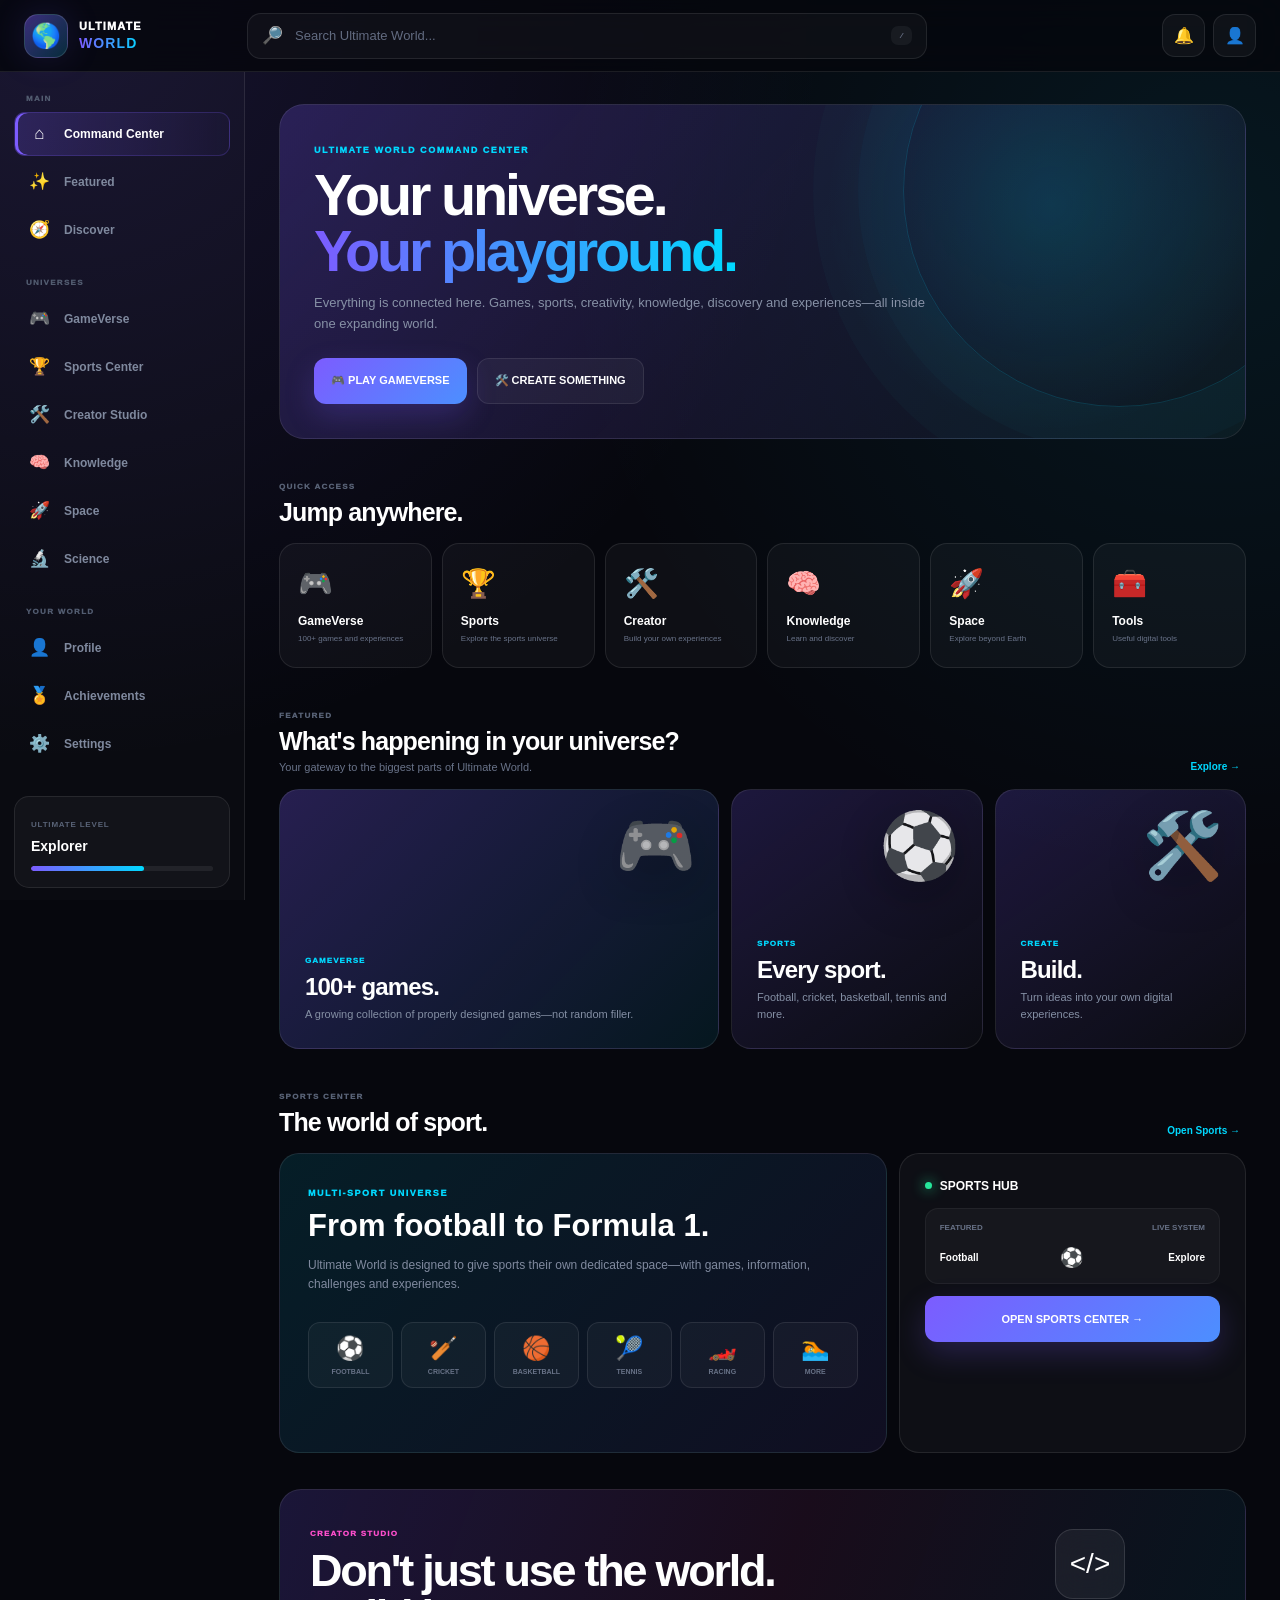
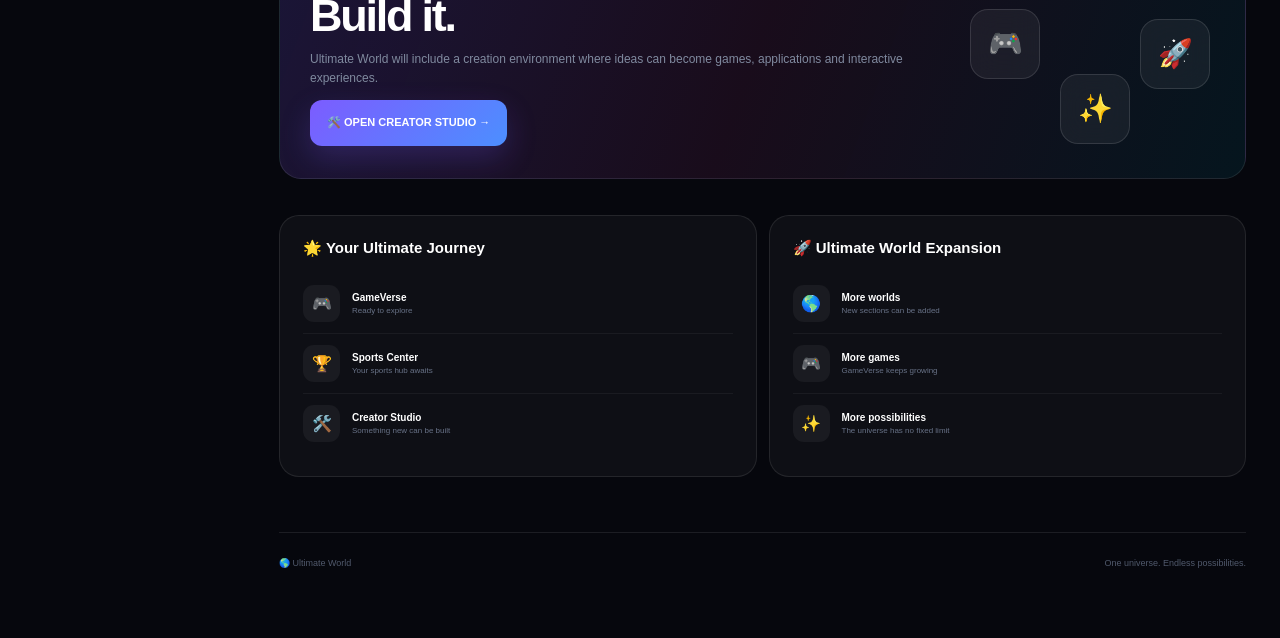
<file: home.html>
<!DOCTYPE html>
<html lang="en">

<head>

    <meta charset="UTF-8">

    <meta
        name="viewport"
        content="width=device-width, initial-scale=1.0"
    >

    <meta
        name="theme-color"
        content="#06070d"
    >

    <title>Ultimate World — Command Center</title>

    <style>

        /* =========================================================
           ULTIMATE WORLD — COMMAND CENTER
           ========================================================= */

        :root {

            --bg: #06070d;
            --panel: rgba(255,255,255,.045);
            --panel-strong: rgba(255,255,255,.075);
            --border: rgba(255,255,255,.09);

            --text: #ffffff;
            --muted: #7e879d;

            --purple: #7c5cff;
            --blue: #00d9ff;
            --pink: #ff4ecd;
            --green: #26e59a;
            --orange: #ffad42;

        }


        * {
            box-sizing: border-box;
        }


        html {
            scroll-behavior: smooth;
        }


        body {

            margin: 0;

            min-height: 100vh;

            color: var(--text);

            background:

                radial-gradient(
                    circle at 5% 0%,
                    rgba(124,92,255,.14),
                    transparent 30%
                ),

                radial-gradient(
                    circle at 95% 10%,
                    rgba(0,217,255,.08),
                    transparent 28%
                ),

                var(--bg);

            font-family:
                Inter,
                -apple-system,
                BlinkMacSystemFont,
                "Segoe UI",
                sans-serif;

        }


        button,
        input {

            font: inherit;

        }


        button {

            cursor: pointer;

        }


        /* =========================================================
           TOP BAR
           ========================================================= */

        .uw-topbar {

            position: sticky;

            top: 0;

            z-index: 5000;

            min-height: 72px;

            display: flex;

            align-items: center;

            gap: 18px;

            padding:
                10px 24px;

            background:
                rgba(6,7,13,.82);

            border-bottom:
                1px solid var(--border);

            backdrop-filter:
                blur(25px);

            -webkit-backdrop-filter:
                blur(25px);

        }


        .uw-brand {

            display: flex;

            align-items: center;

            gap: 11px;

            min-width: 205px;

        }


        .uw-brand-logo {

            width: 44px;
            height: 44px;

            display: grid;

            place-items: center;

            border-radius: 14px;

            font-size: 24px;

            background:
                linear-gradient(
                    135deg,
                    rgba(124,92,255,.45),
                    rgba(0,217,255,.18)
                );

            border:
                1px solid rgba(255,255,255,.13);

            box-shadow:
                0 0 35px
                rgba(124,92,255,.15);

        }


        .uw-brand-text {

            display: flex;

            flex-direction: column;

            font-weight: 950;

            line-height: 1;

            letter-spacing: .1em;

            font-size: 11px;

        }


        .uw-brand-text strong {

            margin-top: 4px;

            font-size: 14px;

            background:
                linear-gradient(
                    90deg,
                    var(--purple),
                    var(--blue)
                );

            -webkit-background-clip: text;
            background-clip: text;

            color: transparent;

        }


        .uw-search {

            flex: 1;

            max-width: 680px;

            min-width: 120px;

            height: 46px;

            display: flex;

            align-items: center;

            gap: 10px;

            padding:
                0 14px;

            border:
                1px solid var(--border);

            border-radius: 14px;

            background:
                rgba(255,255,255,.035);

        }


        .uw-search span {

            font-size: 17px;

        }


        .uw-search input {

            flex: 1;

            min-width: 0;

            outline: none;

            border: 0;

            color: white;

            background: transparent;

            font-size: 13px;

        }


        .uw-search input::placeholder {

            color: #626b80;

        }


        .uw-search kbd {

            padding:
                5px 8px;

            border-radius: 7px;

            color: #677086;

            background:
                rgba(255,255,255,.05);

            font-size: 8px;

            font-weight: 900;

        }


        .uw-top-actions {

            display: flex;

            gap: 8px;

            margin-left: auto;

        }


        .uw-icon-button {

            width: 43px;
            height: 43px;

            display: grid;

            place-items: center;

            border-radius: 13px;

            color: white;

            background:
                rgba(255,255,255,.045);

            border:
                1px solid var(--border);

            transition: .2s ease;

        }


        .uw-icon-button:hover {

            transform:
                translateY(-2px);

            background:
                rgba(255,255,255,.08);

        }


        /* =========================================================
           APP LAYOUT
           ========================================================= */

        .uw-layout {

            display: grid;

            grid-template-columns:
                245px minmax(0,1fr);

            min-height:
                calc(100vh - 72px);

        }


        /* =========================================================
           SIDEBAR
           ========================================================= */

        .uw-sidebar {

            position: sticky;

            top: 72px;

            height:
                calc(100vh - 72px);

            overflow-y: auto;

            padding:
                22px 14px;

            border-right:
                1px solid var(--border);

            background:
                rgba(255,255,255,.018);

        }


        .uw-sidebar-section {

            margin-bottom: 26px;

        }


        .uw-sidebar-title {

            padding:
                0 12px 9px;

            color: #525c70;

            font-size: 8px;

            font-weight: 950;

            letter-spacing: .16em;

        }


        .uw-sidebar-button {

            width: 100%;

            display: flex;

            align-items: center;

            gap: 12px;

            padding:
                11px 12px;

            margin-bottom: 3px;

            color: #7f899e;

            border: 1px solid transparent;

            border-radius: 11px;

            background: transparent;

            text-align: left;

            font-size: 12px;

            font-weight: 800;

            transition: .2s ease;

        }


        .uw-sidebar-button span:first-child {

            width: 25px;

            text-align: center;

            font-size: 17px;

        }


        .uw-sidebar-button:hover {

            color: white;

            background:
                rgba(255,255,255,.045);

        }


        .uw-sidebar-button.active {

            color: white;

            background:
                linear-gradient(
                    90deg,
                    rgba(124,92,255,.22),
                    rgba(124,92,255,.04)
                );

            border-color:
                rgba(124,92,255,.22);

            box-shadow:
                inset 3px 0 0 var(--purple);

        }


        .uw-sidebar-bottom {

            margin-top: 30px;

            padding:
                16px;

            border-radius: 15px;

            background:
                rgba(255,255,255,.035);

            border:
                1px solid var(--border);

        }


        .uw-sidebar-bottom small {

            color: #596377;

            font-size: 8px;

            font-weight: 900;

            letter-spacing: .1em;

        }


        .uw-sidebar-bottom strong {

            display: block;

            margin-top: 7px;

            font-size: 14px;

        }


        .uw-progress {

            height: 5px;

            margin-top: 12px;

            overflow: hidden;

            border-radius: 99px;

            background:
                rgba(255,255,255,.07);

        }


        .uw-progress span {

            display: block;

            width: 62%;

            height: 100%;

            border-radius: inherit;

            background:
                linear-gradient(
                    90deg,
                    var(--purple),
                    var(--blue)
                );

        }


        /* =========================================================
           MAIN
           ========================================================= */

        .uw-main {

            width: min(1500px, 100%);

            margin: auto;

            padding:
                32px 34px 70px;

        }


        /* =========================================================
           WELCOME
           ========================================================= */

        .uw-welcome {

            position: relative;

            min-height: 290px;

            overflow: hidden;

            display: flex;

            align-items: flex-end;

            padding: 34px;

            border-radius: 25px;

            background:

                radial-gradient(
                    circle at 80% 30%,
                    rgba(0,217,255,.15),
                    transparent 28%
                ),

                linear-gradient(
                    135deg,
                    rgba(124,92,255,.23),
                    rgba(255,255,255,.025)
                );

            border:
                1px solid var(--border);

        }


        .uw-welcome::before {

            content: "";

            position: absolute;

            width: 430px;
            height: 430px;

            right: -90px;
            top: -130px;

            border-radius: 50%;

            border:
                1px solid rgba(0,217,255,.16);

            box-shadow:
                0 0 0 45px rgba(0,217,255,.025),
                0 0 0 90px rgba(0,217,255,.02);

        }


        .uw-welcome-content {

            position: relative;

            z-index: 2;

            max-width: 720px;

        }


        .uw-eyebrow {

            color: var(--blue);

            font-size: 9px;

            font-weight: 950;

            letter-spacing: .17em;

        }


        .uw-welcome h1 {

            margin:
                10px 0 12px;

            font-size:
                clamp(32px, 4.5vw, 60px);

            line-height: .98;

            letter-spacing:
                -.055em;

        }


        .uw-welcome h1 span {

            background:
                linear-gradient(
                    90deg,
                    var(--purple),
                    var(--blue),
                    var(--pink)
                );

            -webkit-background-clip: text;
            background-clip: text;

            color: transparent;

            background-size: 200% auto;

            animation:
                uwGradient 5s linear infinite;

        }


        @keyframes uwGradient {

            to {
                background-position:
                    200% center;
            }

        }


        .uw-welcome p {

            max-width: 620px;

            margin: 0;

            color: #8791a6;

            line-height: 1.65;

            font-size: 13px;

        }


        .uw-welcome-actions {

            display: flex;

            flex-wrap: wrap;

            gap: 10px;

            margin-top: 23px;

        }


        .uw-primary {

            min-height: 46px;

            padding:
                0 17px;

            border: 0;

            border-radius: 12px;

            color: white;

            background:
                linear-gradient(
                    135deg,
                    var(--purple),
                    #4c8fff
                );

            font-size: 11px;

            font-weight: 900;

            box-shadow:
                0 12px 30px
                rgba(124,92,255,.22);

        }


        .uw-secondary {

            min-height: 46px;

            padding:
                0 17px;

            border:
                1px solid var(--border);

            border-radius: 12px;

            color: white;

            background:
                rgba(255,255,255,.045);

            font-size: 11px;

            font-weight: 900;

        }


        /* =========================================================
           QUICK ACCESS
           ========================================================= */

        .uw-section {

            margin-top: 36px;

        }


        .uw-section-header {

            display: flex;

            align-items: end;

            justify-content: space-between;

            gap: 20px;

            margin-bottom: 16px;

        }


        .uw-section-header small {

            color: #596377;

            font-size: 8px;

            font-weight: 950;

            letter-spacing: .16em;

        }


        .uw-section-header h2 {

            margin:
                5px 0 0;

            font-size: 25px;

            letter-spacing:
                -.035em;

        }


        .uw-section-header p {

            margin: 5px 0 0;

            color: #697389;

            font-size: 11px;

        }


        .uw-view-all {

            color: var(--blue);

            border: 0;

            background: transparent;

            font-size: 10px;

            font-weight: 900;

        }


        .uw-quick-grid {

            display: grid;

            grid-template-columns:
                repeat(6,1fr);

            gap: 10px;

        }


        .uw-quick {

            min-height: 125px;

            padding: 18px;

            text-align: left;

            color: white;

            border:
                1px solid var(--border);

            border-radius: 17px;

            background:
                rgba(255,255,255,.035);

            transition: .22s ease;

        }


        .uw-quick:hover {

            transform:
                translateY(-5px);

            background:
                rgba(255,255,255,.065);

            border-color:
                rgba(124,92,255,.3);

        }


        .uw-quick-icon {

            font-size: 28px;

        }


        .uw-quick strong {

            display: block;

            margin-top: 14px;

            font-size: 12px;

        }


        .uw-quick small {

            display: block;

            margin-top: 5px;

            color: #697389;

            font-size: 8px;

            line-height: 1.4;

        }


        /* =========================================================
           FEATURED GRID
           ========================================================= */

        .uw-feature-grid {

            display: grid;

            grid-template-columns:
                1.4fr .8fr .8fr;

            gap: 12px;

        }


        .uw-feature {

            position: relative;

            min-height: 260px;

            overflow: hidden;

            padding: 25px;

            display: flex;

            flex-direction: column;

            justify-content: flex-end;

            text-align: left;

            color: white;

            border:
                1px solid var(--border);

            border-radius: 20px;

            background:
                linear-gradient(
                    145deg,
                    rgba(124,92,255,.2),
                    rgba(255,255,255,.025)
                );

            transition: .22s ease;

        }


        .uw-feature:hover {

            transform:
                translateY(-5px);

            box-shadow:
                0 25px 60px
                rgba(0,0,0,.2);

        }


        .uw-feature:first-child {

            background:
                linear-gradient(
                    135deg,
                    rgba(124,92,255,.28),
                    rgba(0,217,255,.08)
                );

        }


        .uw-feature-icon {

            position: absolute;

            right: 22px;
            top: 18px;

            font-size: 65px;

            opacity: .9;

            filter:
                drop-shadow(
                    0 15px 25px
                    rgba(0,0,0,.3)
                );

        }


        .uw-feature small {

            color: var(--blue);

            font-size: 8px;

            font-weight: 950;

            letter-spacing: .13em;

        }


        .uw-feature h3 {

            margin:
                8px 0 5px;

            font-size: 24px;

            letter-spacing:
                -.035em;

        }


        .uw-feature p {

            max-width: 430px;

            margin: 0;

            color: #8590a5;

            font-size: 11px;

            line-height: 1.55;

        }


        /* =========================================================
           SPORTS
           ========================================================= */

        .uw-sports-layout {

            display: grid;

            grid-template-columns:
                1.4fr .8fr;

            gap: 12px;

        }


        .uw-sports-main {

            min-height: 300px;

            padding: 28px;

            border:
                1px solid var(--border);

            border-radius: 20px;

            background:
                linear-gradient(
                    135deg,
                    rgba(0,217,255,.11),
                    rgba(124,92,255,.09)
                );

        }


        .uw-sports-main h3 {

            margin:
                8px 0;

            font-size: 31px;

        }


        .uw-sports-main p {

            max-width: 600px;

            color: #808a9f;

            line-height: 1.6;

            font-size: 12px;

        }


        .uw-sport-icons {

            display: grid;

            grid-template-columns:
                repeat(6,1fr);

            gap: 8px;

            margin-top: 28px;

        }


        .uw-sport {

            padding:
                12px 5px;

            text-align: center;

            border:
                1px solid var(--border);

            border-radius: 12px;

            background:
                rgba(255,255,255,.035);

        }


        .uw-sport span {

            display: block;

            font-size: 23px;

        }


        .uw-sport small {

            display: block;

            margin-top: 6px;

            color: #687287;

            font-size: 7px;

            font-weight: 900;

        }


        .uw-live-panel {

            min-height: 300px;

            padding: 25px;

            border:
                1px solid var(--border);

            border-radius: 20px;

            background:
                rgba(255,255,255,.035);

        }


        .uw-live-title {

            display: flex;

            align-items: center;

            gap: 8px;

            color: white;

            font-size: 12px;

            font-weight: 900;

        }


        .uw-live-dot {

            width: 7px;
            height: 7px;

            border-radius: 50%;

            background:
                var(--green);

            box-shadow:
                0 0 13px
                var(--green);

        }


        .uw-score {

            margin-top: 15px;

            padding:
                14px;

            border-radius: 13px;

            background:
                rgba(255,255,255,.035);

            border:
                1px solid rgba(255,255,255,.05);

        }


        .uw-score-top {

            display: flex;

            justify-content: space-between;

            color: #687287;

            font-size: 8px;

            font-weight: 900;

        }


        .uw-score-teams {

            display: grid;

            grid-template-columns:
                1fr auto 1fr;

            align-items: center;

            gap: 10px;

            margin-top: 14px;

        }


        .uw-team {

            font-size: 10px;

            font-weight: 900;

        }


        .uw-team:last-child {

            text-align: right;

        }


        .uw-score-number {

            font-size: 19px;

            font-weight: 950;

        }


        /* =========================================================
           CREATOR
           ========================================================= */

        .uw-creator {

            position: relative;

            min-height: 290px;

            overflow: hidden;

            padding: 30px;

            display: flex;

            align-items: center;

            justify-content: space-between;

            border:
                1px solid var(--border);

            border-radius: 22px;

            background:
                linear-gradient(
                    110deg,
                    rgba(124,92,255,.18),
                    rgba(255,78,205,.08),
                    rgba(0,217,255,.07)
                );

        }


        .uw-creator-content {

            max-width: 650px;

        }


        .uw-creator-content small {

            color: var(--pink);

            font-size: 8px;

            font-weight: 950;

            letter-spacing: .15em;

        }


        .uw-creator-content h2 {

            margin:
                8px 0;

            font-size:
                clamp(28px, 4vw, 45px);

            line-height: 1;

            letter-spacing:
                -.05em;

        }


        .uw-creator-content p {

            color: #808a9f;

            font-size: 12px;

            line-height: 1.6;

        }


        .uw-creator-art {

            width: 260px;
            height: 220px;

            position: relative;

        }


        .uw-creator-box {

            position: absolute;

            width: 70px;
            height: 70px;

            display: grid;

            place-items: center;

            border-radius: 18px;

            background:
                rgba(255,255,255,.055);

            border:
                1px solid rgba(255,255,255,.12);

            font-size: 28px;

            backdrop-filter:
                blur(15px);

            animation:
                creatorFloat 4s ease-in-out infinite;

        }


        .uw-creator-box:nth-child(1) {

            top: 5px;
            left: 95px;

        }


        .uw-creator-box:nth-child(2) {

            top: 85px;
            left: 10px;

            animation-delay:
                .5s;

        }


        .uw-creator-box:nth-child(3) {

            top: 95px;
            right: 5px;

            animation-delay:
                1s;

        }


        .uw-creator-box:nth-child(4) {

            bottom: 0;
            left: 100px;

            animation-delay:
                1.5s;

        }


        @keyframes creatorFloat {

            50% {

                transform:
                    translateY(-10px)
                    rotate(3deg);

            }

        }


        /* =========================================================
           ACTIVITY
           ========================================================= */

        .uw-bottom-grid {

            display: grid;

            grid-template-columns:
                1fr 1fr;

            gap: 12px;

        }


        .uw-panel {

            padding: 23px;

            border:
                1px solid var(--border);

            border-radius: 20px;

            background:
                rgba(255,255,255,.035);

        }


        .uw-panel h3 {

            margin:
                0 0 17px;

            font-size: 15px;

        }


        .uw-activity {

            display: flex;

            align-items: center;

            gap: 12px;

            padding:
                11px 0;

            border-bottom:
                1px solid rgba(255,255,255,.05);

        }


        .uw-activity:last-child {

            border-bottom: 0;

        }


        .uw-activity-icon {

            width: 37px;
            height: 37px;

            display: grid;

            place-items: center;

            border-radius: 11px;

            background:
                rgba(255,255,255,.05);

        }


        .uw-activity strong {

            display: block;

            font-size: 10px;

        }


        .uw-activity small {

            display: block;

            margin-top: 3px;

            color: #687287;

            font-size: 8px;

        }


        /* =========================================================
           FOOTER
           ========================================================= */

        .uw-footer {

            margin-top: 55px;

            padding-top: 25px;

            border-top:
                1px solid var(--border);

            display: flex;

            justify-content: space-between;

            color: #50596c;

            font-size: 9px;

        }


        /* =========================================================
           RESPONSIVE
           ========================================================= */

        @media (max-width: 1150px) {

            .uw-layout {

                grid-template-columns:
                    205px minmax(0,1fr);

            }


            .uw-quick-grid {

                grid-template-columns:
                    repeat(3,1fr);

            }


            .uw-feature-grid {

                grid-template-columns:
                    1fr 1fr;

            }


            .uw-feature:first-child {

                grid-column:
                    span 2;

            }

        }


        @media (max-width: 850px) {

            .uw-sidebar {

                display: none;

            }


            .uw-layout {

                grid-template-columns:
                    1fr;

            }


            .uw-main {

                padding:
                    22px 18px 50px;

            }


            .uw-sports-layout {

                grid-template-columns:
                    1fr;

            }


            .uw-bottom-grid {

                grid-template-columns:
                    1fr;

            }


            .uw-creator-art {

                opacity: .35;

            }

        }


        @media (max-width: 600px) {

            .uw-topbar {

                padding:
                    10px 13px;

            }


            .uw-brand {

                min-width: auto;

            }


            .uw-brand-text {

                display: none;

            }


            .uw-search {

                max-width: none;

            }


            .uw-search kbd {

                display: none;

            }


            .uw-welcome {

                padding: 24px;

            }


            .uw-quick-grid {

                grid-template-columns:
                    repeat(2,1fr);

            }


            .uw-feature-grid {

                grid-template-columns:
                    1fr;

            }


            .uw-feature:first-child {

                grid-column:
                    auto;

            }


            .uw-sport-icons {

                grid-template-columns:
                    repeat(3,1fr);

            }


            .uw-creator {

                padding: 25px;

            }


            .uw-creator-art {

                position: absolute;

                right: -80px;

                opacity: .2;

            }


            .uw-footer {

                flex-direction: column;

                gap: 8px;

            }

        }

    </style>

</head>


<body>


<!-- =========================================================
     TOP BAR
     ========================================================= -->

<header class="uw-topbar">


    <div class="uw-brand">

        <div class="uw-brand-logo">
            🌎
        </div>

        <div class="uw-brand-text">

            ULTIMATE

            <strong>
                WORLD
            </strong>

        </div>

    </div>



    <div class="uw-search">

        <span>
            🔎
        </span>

        <input
            id="uwSearch"
            type="search"
            placeholder="Search Ultimate World..."
            autocomplete="off"
        >

        <kbd>
            /
        </kbd>

    </div>



    <div class="uw-top-actions">

        <button
            class="uw-icon-button"
            onclick="uwNotify()"
            title="Notifications"
        >
            🔔
        </button>

        <button
            class="uw-icon-button"
            onclick="uwProfile()"
            title="Profile"
        >
            👤
        </button>

    </div>


</header>



<!-- =========================================================
     LAYOUT
     ========================================================= -->

<div class="uw-layout">



    <!-- =====================================================
         SIDEBAR
         ===================================================== -->

    <aside class="uw-sidebar">


        <div class="uw-sidebar-section">

            <div class="uw-sidebar-title">
                MAIN
            </div>


            <button
                class="uw-sidebar-button active"
                onclick="uwHome()"
            >

                <span>⌂</span>

                <span>Command Center</span>

            </button>


            <button
                class="uw-sidebar-button"
                onclick="uwSection('featured')"
            >

                <span>✨</span>

                <span>Featured</span>

            </button>


            <button
                class="uw-sidebar-button"
                onclick="uwSection('discover')"
            >

                <span>🧭</span>

                <span>Discover</span>

            </button>


        </div>



        <div class="uw-sidebar-section">

            <div class="uw-sidebar-title">
                UNIVERSES
            </div>


            <button
                class="uw-sidebar-button"
                onclick="uwLaunch('games')"
            >

                <span>🎮</span>

                <span>GameVerse</span>

            </button>


            <button
                class="uw-sidebar-button"
                onclick="uwLaunch('sports')"
            >

                <span>🏆</span>

                <span>Sports Center</span>

            </button>


            <button
                class="uw-sidebar-button"
                onclick="uwLaunch('creator')"
            >

                <span>🛠️</span>

                <span>Creator Studio</span>

            </button>


            <button
                class="uw-sidebar-button"
                onclick="uwLaunch('learn')"
            >

                <span>🧠</span>

                <span>Knowledge</span>

            </button>


            <button
                class="uw-sidebar-button"
                onclick="uwLaunch('space')"
            >

                <span>🚀</span>

                <span>Space</span>

            </button>


            <button
                class="uw-sidebar-button"
                onclick="uwLaunch('science')"
            >

                <span>🔬</span>

                <span>Science</span>

            </button>


        </div>



        <div class="uw-sidebar-section">

            <div class="uw-sidebar-title">
                YOUR WORLD
            </div>


            <button
                class="uw-sidebar-button"
                onclick="uwProfile()"
            >

                <span>👤</span>

                <span>Profile</span>

            </button>


            <button
                class="uw-sidebar-button"
                onclick="uwAchievements()"
            >

                <span>🏅</span>

                <span>Achievements</span>

            </button>


            <button
                class="uw-sidebar-button"
                onclick="uwSettings()"
            >

                <span>⚙️</span>

                <span>Settings</span>

            </button>


        </div>



        <div class="uw-sidebar-bottom">

            <small>
                ULTIMATE LEVEL
            </small>

            <strong>
                Explorer
            </strong>

            <div class="uw-progress">

                <span></span>

            </div>

        </div>


    </aside>



    <!-- =====================================================
         MAIN CONTENT
         ===================================================== -->

    <main class="uw-main" id="top">



        <!-- =================================================
             WELCOME
             ================================================= -->

        <section class="uw-welcome">


            <div class="uw-welcome-content">

                <small class="uw-eyebrow">
                    ULTIMATE WORLD COMMAND CENTER
                </small>


                <h1>

                    Your universe.

                    <br>

                    <span>
                        Your playground.
                    </span>

                </h1>


                <p>

                    Everything is connected here.
                    Games, sports, creativity,
                    knowledge, discovery and
                    experiences—all inside one
                    expanding world.

                </p>


                <div class="uw-welcome-actions">

                    <button
                        class="uw-primary"
                        onclick="uwLaunch('games')"
                    >

                        🎮

                        PLAY GAMEVERSE

                    </button>


                    <button
                        class="uw-secondary"
                        onclick="uwLaunch('creator')"
                    >

                        🛠️

                        CREATE SOMETHING

                    </button>

                </div>


            </div>


        </section>



        <!-- =================================================
             QUICK ACCESS
             ================================================= -->

        <section class="uw-section">


            <div class="uw-section-header">

                <div>

                    <small>
                        QUICK ACCESS
                    </small>

                    <h2>
                        Jump anywhere.
                    </h2>

                </div>

            </div>



            <div class="uw-quick-grid">


                <button
                    class="uw-quick"
                    onclick="uwLaunch('games')"
                >

                    <div class="uw-quick-icon">
                        🎮
                    </div>

                    <strong>
                        GameVerse
                    </strong>

                    <small>
                        100+ games and
                        experiences
                    </small>

                </button>


                <button
                    class="uw-quick"
                    onclick="uwLaunch('sports')"
                >

                    <div class="uw-quick-icon">
                        🏆
                    </div>

                    <strong>
                        Sports
                    </strong>

                    <small>
                        Explore the sports
                        universe
                    </small>

                </button>


                <button
                    class="uw-quick"
                    onclick="uwLaunch('creator')"
                >

                    <div class="uw-quick-icon">
                        🛠️
                    </div>

                    <strong>
                        Creator
                    </strong>

                    <small>
                        Build your own
                        experiences
                    </small>

                </button>


                <button
                    class="uw-quick"
                    onclick="uwLaunch('learn')"
                >

                    <div class="uw-quick-icon">
                        🧠
                    </div>

                    <strong>
                        Knowledge
                    </strong>

                    <small>
                        Learn and discover
                    </small>

                </button>


                <button
                    class="uw-quick"
                    onclick="uwLaunch('space')"
                >

                    <div class="uw-quick-icon">
                        🚀
                    </div>

                    <strong>
                        Space
                    </strong>

                    <small>
                        Explore beyond Earth
                    </small>

                </button>


                <button
                    class="uw-quick"
                    onclick="uwLaunch('tools')"
                >

                    <div class="uw-quick-icon">
                        🧰
                    </div>

                    <strong>
                        Tools
                    </strong>

                    <small>
                        Useful digital tools
                    </small>

                </button>


            </div>

        </section>



        <!-- =================================================
             FEATURED
             ================================================= -->

        <section
            class="uw-section"
            id="featured"
        >


            <div class="uw-section-header">

                <div>

                    <small>
                        FEATURED
                    </small>

                    <h2>
                        What's happening in your universe?
                    </h2>

                    <p>
                        Your gateway to the biggest parts
                        of Ultimate World.
                    </p>

                </div>


                <button
                    class="uw-view-all"
                    onclick="uwLaunch('discover')"
                >
                    Explore →
                </button>

            </div>



            <div class="uw-feature-grid">


                <button
                    class="uw-feature"
                    onclick="uwLaunch('games')"
                >

                    <span class="uw-feature-icon">
                        🎮
                    </span>

                    <small>
                        GAMEVERSE
                    </small>

                    <h3>
                        100+ games.
                    </h3>

                    <p>
                        A growing collection of
                        properly designed games—not
                        random filler.
                    </p>

                </button>


                <button
                    class="uw-feature"
                    onclick="uwLaunch('sports')"
                >

                    <span class="uw-feature-icon">
                        ⚽
                    </span>

                    <small>
                        SPORTS
                    </small>

                    <h3>
                        Every sport.
                    </h3>

                    <p>
                        Football, cricket,
                        basketball, tennis and more.
                    </p>

                </button>


                <button
                    class="uw-feature"
                    onclick="uwLaunch('creator')"
                >

                    <span class="uw-feature-icon">
                        🛠️
                    </span>

                    <small>
                        CREATE
                    </small>

                    <h3>
                        Build.
                    </h3>

                    <p>
                        Turn ideas into your own
                        digital experiences.
                    </p>

                </button>


            </div>

        </section>



        <!-- =================================================
             SPORTS CENTER
             ================================================= -->

        <section
            class="uw-section"
            id="sports"
        >


            <div class="uw-section-header">

                <div>

                    <small>
                        SPORTS CENTER
                    </small>

                    <h2>
                        The world of sport.
                    </h2>

                </div>


                <button
                    class="uw-view-all"
                    onclick="uwLaunch('sports')"
                >
                    Open Sports →
                </button>

            </div>



            <div class="uw-sports-layout">


                <div class="uw-sports-main">

                    <small class="uw-eyebrow">
                        MULTI-SPORT UNIVERSE
                    </small>

                    <h3>
                        From football to Formula 1.
                    </h3>

                    <p>
                        Ultimate World is designed to
                        give sports their own dedicated
                        space—with games, information,
                        challenges and experiences.
                    </p>


                    <div class="uw-sport-icons">


                        <div class="uw-sport">
                            <span>⚽</span>
                            <small>FOOTBALL</small>
                        </div>


                        <div class="uw-sport">
                            <span>🏏</span>
                            <small>CRICKET</small>
                        </div>


                        <div class="uw-sport">
                            <span>🏀</span>
                            <small>BASKETBALL</small>
                        </div>


                        <div class="uw-sport">
                            <span>🎾</span>
                            <small>TENNIS</small>
                        </div>


                        <div class="uw-sport">
                            <span>🏎️</span>
                            <small>RACING</small>
                        </div>


                        <div class="uw-sport">
                            <span>🏊</span>
                            <small>MORE</small>
                        </div>


                    </div>

                </div>



                <div class="uw-live-panel">

                    <div class="uw-live-title">

                        <span class="uw-live-dot"></span>

                        SPORTS HUB

                    </div>


                    <div class="uw-score">

                        <div class="uw-score-top">

                            <span>
                                FEATURED
                            </span>

                            <span>
                                LIVE SYSTEM
                            </span>

                        </div>


                        <div class="uw-score-teams">

                            <div class="uw-team">
                                Football
                            </div>

                            <div class="uw-score-number">
                                ⚽
                            </div>

                            <div class="uw-team">
                                Explore
                            </div>

                        </div>

                    </div>


                    <button
                        class="uw-primary"
                        onclick="uwLaunch('sports')"
                        style="
                            width:100%;
                            margin-top:12px;
                        "
                    >

                        OPEN SPORTS CENTER →

                    </button>

                </div>


            </div>

        </section>



        <!-- =================================================
             CREATOR STUDIO
             ================================================= -->

        <section
            class="uw-section"
            id="creator"
        >


            <div class="uw-creator">


                <div class="uw-creator-content">

                    <small>
                        CREATOR STUDIO
                    </small>


                    <h2>
                        Don't just use the world.
                        <br>
                        <span>
                            Build it.
                        </span>
                    </h2>


                    <p>
                        Ultimate World will include
                        a creation environment where
                        ideas can become games,
                        applications and interactive
                        experiences.
                    </p>


                    <button
                        class="uw-primary"
                        onclick="uwLaunch('creator')"
                    >

                        🛠️ OPEN CREATOR STUDIO →

                    </button>

                </div>



                <div class="uw-creator-art">

                    <div class="uw-creator-box">
                        &lt;/&gt;
                    </div>

                    <div class="uw-creator-box">
                        🎮
                    </div>

                    <div class="uw-creator-box">
                        🚀
                    </div>

                    <div class="uw-creator-box">
                        ✨
                    </div>

                </div>


            </div>

        </section>



        <!-- =================================================
             ACTIVITY
             ================================================= -->

        <section class="uw-section">


            <div class="uw-bottom-grid">


                <div class="uw-panel">

                    <h3>
                        🌟 Your Ultimate Journey
                    </h3>


                    <div class="uw-activity">

                        <div class="uw-activity-icon">
                            🎮
                        </div>

                        <div>

                            <strong>
                                GameVerse
                            </strong>

                            <small>
                                Ready to explore
                            </small>

                        </div>

                    </div>


                    <div class="uw-activity">

                        <div class="uw-activity-icon">
                            🏆
                        </div>

                        <div>

                            <strong>
                                Sports Center
                            </strong>

                            <small>
                                Your sports hub awaits
                            </small>

                        </div>

                    </div>


                    <div class="uw-activity">

                        <div class="uw-activity-icon">
                            🛠️
                        </div>

                        <div>

                            <strong>
                                Creator Studio
                            </strong>

                            <small>
                                Something new can be built
                            </small>

                        </div>

                    </div>

                </div>



                <div class="uw-panel">

                    <h3>
                        🚀 Ultimate World Expansion
                    </h3>


                    <div class="uw-activity">

                        <div class="uw-activity-icon">
                            🌎
                        </div>

                        <div>

                            <strong>
                                More worlds
                            </strong>

                            <small>
                                New sections can be added
                            </small>

                        </div>

                    </div>


                    <div class="uw-activity">

                        <div class="uw-activity-icon">
                            🎮
                        </div>

                        <div>

                            <strong>
                                More games
                            </strong>

                            <small>
                                GameVerse keeps growing
                            </small>

                        </div>

                    </div>


                    <div class="uw-activity">

                        <div class="uw-activity-icon">
                            ✨
                        </div>

                        <div>

                            <strong>
                                More possibilities
                            </strong>

                            <small>
                                The universe has no fixed limit
                            </small>

                        </div>

                    </div>

                </div>


            </div>


        </section>



        <!-- =================================================
             FOOTER
             ================================================= -->

        <footer class="uw-footer">

            <span>
                🌎 Ultimate World
            </span>

            <span>
                One universe. Endless possibilities.
            </span>

        </footer>


    </main>

</div>



<script>

    /* =========================================================
       ULTIMATE WORLD COMMAND CENTER JS
       ========================================================= */


    const search =
        document.getElementById(
            "uwSearch"
        );


    /*
     * Search shortcut.
     */

    document.addEventListener(
        "keydown",
        function(event) {

            if (
                event.key === "/" &&
                document.activeElement !== search
            ) {

                event.preventDefault();

                search.focus();

            }

        }
    );


    /*
     * Universal search.
     */

    if (search) {

        search.addEventListener(
            "keydown",
            function(event) {

                if (
                    event.key === "Enter"
                ) {

                    const query =
                        search.value.trim();

                    if (!query) return;


                    localStorage.setItem(
                        "uw_last_search",
                        query
                    );


                    alert(
                        "Ultimate Search\n\nSearching for: " +
                        query +
                        "\n\nThe universal search engine will connect to the full Ultimate World database as we build it."
                    );

                }

            }
        );

    }


    /*
     * Launch a universe.
     */

    function uwLaunch(section) {

        localStorage.setItem(
            "uw_requested_section",
            section
        );


        /*
         * These destinations will be connected
         * to their actual pages as we build them.
         *
         * For now the command center remembers
         * exactly what the user selected.
         */

        const messages = {

            games:
                "🎮 GameVerse is ready to be built.",

            sports:
                "🏆 Sports Center is ready to be built.",

            creator:
                "🛠️ Creator Studio is ready to be built.",

            learn:
                "🧠 Knowledge Universe is ready to be built.",

            space:
                "🚀 Space Universe is ready to be built.",

            science:
                "🔬 Science Universe is ready to be built.",

            tools:
                "🧰 Ultimate Tools are ready to be built.",

            discover:
                "🧭 Discover Universe is ready to be built."

        };


        alert(
            messages[section] ||
            "🌎 Entering Ultimate World..."
        );

    }


    /*
     * Home.
     */

    function uwHome() {

        window.scrollTo({

            top: 0,

            behavior: "smooth"

        });

    }


    /*
     * Section navigation.
     */

    function uwSection(id) {

        const element =
            document.getElementById(id);

        if (!element) {

            window.scrollTo({

                top: 0,

                behavior: "smooth"

            });

            return;

        }


        element.scrollIntoView({

            behavior: "smooth",

            block: "start"

        });

    }


    /*
     * Notifications.
     */

    function uwNotify() {

        alert(
            "🔔 Notifications\n\nYour Ultimate World notifications will appear here."
        );

    }


    /*
     * Profile.
     */

    function uwProfile() {

        alert(
            "👤 Profile\n\nYour Ultimate World profile, level, achievements and progress will appear here."
        );

    }


    /*
     * Achievements.
     */

    function uwAchievements() {

        alert(
            "🏅 Achievements\n\nYour achievements system will appear here."
        );

    }


    /*
     * Settings.
     */

    function uwSettings() {

        alert(
            "⚙️ Settings\n\nUltimate World settings will appear here."
        );

    }


    /*
     * Read the destination requested
     * by index.html.
     */

    const requestedSection =
        localStorage.getItem(
            "uw_requested_section"
        );


    if (requestedSection) {

        /*
         * Keep the value available for the
         * future routing system.
         */

        document.body.dataset.section =
            requestedSection;

    }


</script>


</body>

</html>
</file>
<file: style.css>
/* =========================================================
   ULTIMATE WORLD — VISUAL ENGINE
   Premium dark / futuristic interface
========================================================= */

:root {
    --bg: #05060c;
    --bg-2: #080a13;
    --surface: rgba(255,255,255,0.055);
    --surface-strong: rgba(255,255,255,0.085);
    --border: rgba(255,255,255,0.11);
    --border-bright: rgba(255,255,255,0.2);

    --text: #f7f8ff;
    --muted: #a4a9bb;
    --dim: #6f7588;

    --primary: #8b5cff;
    --primary-2: #4f8cff;
    --cyan: #36d9ff;
    --pink: #ff4fc3;
    --green: #4dffb4;
    --orange: #ff9b4a;

    --radius-small: 14px;
    --radius: 22px;
    --radius-large: 32px;

    --shadow:
        0 25px 80px rgba(0,0,0,.45);

    --ease:
        cubic-bezier(.2,.8,.2,1);
}


/* =========================================================
   RESET
========================================================= */

* {
    margin: 0;
    padding: 0;
    box-sizing: border-box;
}

html {
    scroll-behavior: smooth;
    background: var(--bg);
}

body {
    min-height: 100vh;
    overflow-x: hidden;

    background:
        radial-gradient(
            circle at 20% 10%,
            rgba(88,70,180,.12),
            transparent 30%
        ),
        radial-gradient(
            circle at 80% 30%,
            rgba(38,128,255,.08),
            transparent 30%
        ),
        var(--bg);

    color: var(--text);

    font-family:
        Inter,
        ui-sans-serif,
        -apple-system,
        BlinkMacSystemFont,
        "Segoe UI",
        sans-serif;

    -webkit-font-smoothing: antialiased;
}

button,
a,
input {
    font: inherit;
}

button {
    border: 0;
    cursor: pointer;
}

a {
    color: inherit;
    text-decoration: none;
}


/* =========================================================
   BACKGROUND
========================================================= */

.universe-background {
    position: fixed;
    inset: 0;
    z-index: -10;
    overflow: hidden;
    pointer-events: none;
}

.ambient-glow {
    position: absolute;
    width: 650px;
    height: 650px;
    border-radius: 50%;
    filter: blur(120px);
    opacity: .18;
    animation: drift 14s ease-in-out infinite alternate;
}

.glow-one {
    left: -260px;
    top: -250px;
    background: var(--primary);
}

.glow-two {
    right: -300px;
    top: 25%;
    background: var(--cyan);
    animation-delay: -5s;
}

.glow-three {
    left: 35%;
    bottom: -420px;
    background: var(--pink);
    animation-delay: -9s;
}

.grid-floor {
    position: absolute;
    width: 160%;
    height: 60%;
    left: -30%;
    bottom: -25%;

    background-image:
        linear-gradient(
            rgba(255,255,255,.045) 1px,
            transparent 1px
        ),
        linear-gradient(
            90deg,
            rgba(255,255,255,.045) 1px,
            transparent 1px
        );

    background-size: 60px 60px;

    transform:
        perspective(600px)
        rotateX(64deg);

    opacity: .22;

    mask-image:
        linear-gradient(
            to top,
            black,
            transparent
        );
}

.particle-field {
    position: absolute;
    inset: 0;
}

.particle-field i {
    position: absolute;
    width: 2px;
    height: 2px;
    border-radius: 50%;
    background: white;
    opacity: .35;

    animation:
        particleFloat
        calc(8s + var(--delay, 0s))
        linear
        infinite;
}

.particle-field i:nth-child(1) { left: 7%; top: 18%; }
.particle-field i:nth-child(2) { left: 14%; top: 72%; }
.particle-field i:nth-child(3) { left: 21%; top: 37%; }
.particle-field i:nth-child(4) { left: 29%; top: 81%; }
.particle-field i:nth-child(5) { left: 35%; top: 13%; }
.particle-field i:nth-child(6) { left: 43%; top: 54%; }
.particle-field i:nth-child(7) { left: 49%; top: 24%; }
.particle-field i:nth-child(8) { left: 56%; top: 77%; }
.particle-field i:nth-child(9) { left: 62%; top: 11%; }
.particle-field i:nth-child(10) { left: 69%; top: 44%; }
.particle-field i:nth-child(11) { left: 74%; top: 83%; }
.particle-field i:nth-child(12) { left: 81%; top: 29%; }
.particle-field i:nth-child(13) { left: 88%; top: 65%; }
.particle-field i:nth-child(14) { left: 94%; top: 17%; }
.particle-field i:nth-child(15) { left: 11%; top: 92%; }
.particle-field i:nth-child(16) { left: 38%; top: 92%; }
.particle-field i:nth-child(17) { left: 59%; top: 38%; }
.particle-field i:nth-child(18) { left: 77%; top: 93%; }
.particle-field i:nth-child(19) { left: 91%; top: 51%; }


/* =========================================================
   APP
========================================================= */

#app-shell {
    min-height: 100vh;
}


/* =========================================================
   TOPBAR
========================================================= */

.topbar {
    position: sticky;
    top: 0;
    z-index: 100;

    height: 82px;

    display: flex;
    align-items: center;
    justify-content: space-between;

    padding: 0 34px;

    background:
        linear-gradient(
            to bottom,
            rgba(5,6,12,.92),
            rgba(5,6,12,.68)
        );

    backdrop-filter: blur(24px);
    -webkit-backdrop-filter: blur(24px);

    border-bottom: 1px solid rgba(255,255,255,.07);
}

.topbar-left {
    display: flex;
    align-items: center;
    gap: 22px;
}


/* =========================================================
   BRAND
========================================================= */

.brand {
    display: flex;
    align-items: center;
    gap: 12px;
}

.brand-mark {
    position: relative;

    width: 42px;
    height: 42px;

    display: grid;
    place-items: center;

    border-radius: 13px;

    background:
        linear-gradient(
            135deg,
            rgba(139,92,255,.9),
            rgba(54,217,255,.75)
        );

    box-shadow:
        0 0 35px rgba(139,92,255,.35),
        inset 0 1px 0 rgba(255,255,255,.4);

    overflow: hidden;
}

.brand-core {
    position: relative;
    z-index: 2;

    font-size: 22px;
    font-weight: 900;

    text-shadow:
        0 2px 15px rgba(0,0,0,.3);
}

.brand-orbit {
    position: absolute;

    width: 55px;
    height: 16px;

    border: 1px solid rgba(255,255,255,.6);
    border-radius: 50%;

    transform: rotate(-30deg);
}

.orbit-a {
    animation: spin 7s linear infinite;
}

.orbit-b {
    transform: rotate(60deg);
    animation: spinReverse 9s linear infinite;
}

.brand-name {
    display: flex;
    flex-direction: column;
    line-height: .95;
}

.brand-name strong {
    font-size: 14px;
    letter-spacing: .15em;
}

.brand-name span {
    margin-top: 5px;
    color: var(--muted);
    font-size: 9px;
    letter-spacing: .38em;
}


/* =========================================================
   NAVIGATION
========================================================= */

.main-navigation {
    display: flex;
    align-items: center;
    gap: 4px;
}

.nav-link {
    position: relative;

    display: flex;
    align-items: center;
    gap: 8px;

    padding: 10px 13px;

    border-radius: 12px;

    color: var(--muted);

    font-size: 13px;
    font-weight: 650;

    transition:
        color .25s var(--ease),
        background .25s var(--ease),
        transform .25s var(--ease);
}

.nav-link:hover {
    color: var(--text);
    background: rgba(255,255,255,.055);
    transform: translateY(-1px);
}

.nav-link.active {
    color: white;
    background: rgba(139,92,255,.13);
}

.nav-link.active::after {
    content: "";

    position: absolute;

    left: 25%;
    right: 25%;
    bottom: 3px;

    height: 2px;

    border-radius: 2px;

    background:
        linear-gradient(
            90deg,
            var(--primary),
            var(--cyan)
        );

    box-shadow:
        0 0 12px var(--primary);
}

.nav-icon {
    font-size: 12px;
}


/* =========================================================
   TOP ACTIONS
========================================================= */

.topbar-actions {
    display: flex;
    align-items: center;
    gap: 10px;
}

.search-trigger {
    display: flex;
    align-items: center;
    gap: 9px;

    padding: 10px 12px;

    color: var(--muted);

    background: rgba(255,255,255,.045);
    border: 1px solid var(--border);
    border-radius: 12px;

    transition: .25s var(--ease);
}

.search-trigger:hover {
    color: white;
    background: rgba(255,255,255,.08);
    border-color: var(--border-bright);
}

.search-symbol {
    font-size: 20px;
}

.search-label {
    font-size: 12px;
}

.search-trigger kbd {
    padding: 3px 6px;

    color: var(--dim);

    background: rgba(0,0,0,.25);

    border: 1px solid rgba(255,255,255,.08);
    border-radius: 6px;

    font-size: 9px;
}

.notification-button {
    position: relative;

    width: 40px;
    height: 40px;

    color: var(--muted);

    background: rgba(255,255,255,.045);
    border: 1px solid var(--border);
    border-radius: 12px;

    transition: .25s var(--ease);
}

.notification-button:hover {
    color: white;
    transform: translateY(-2px);
}

.notification-button b {
    position: absolute;

    top: 8px;
    right: 8px;

    width: 6px;
    height: 6px;

    border-radius: 50%;
    background: var(--pink);

    box-shadow: 0 0 10px var(--pink);
}

.profile-trigger {
    display: flex;
    align-items: center;
    gap: 9px;

    padding: 5px 8px 5px 5px;

    color: white;

    background: rgba(255,255,255,.045);

    border: 1px solid var(--border);
    border-radius: 14px;

    transition: .25s var(--ease);
}

.profile-trigger:hover {
    background: rgba(255,255,255,.08);
}

.profile-avatar {
    width: 32px;
    height: 32px;

    display: grid;
    place-items: center;

    border-radius: 10px;

    background:
        linear-gradient(
            135deg,
            var(--primary),
            var(--cyan)
        );

    font-weight: 800;
}

.profile-summary {
    display: flex;
    flex-direction: column;
    text-align: left;
}

.profile-summary strong {
    font-size: 11px;
}

.profile-summary span {
    color: var(--muted);
    font-size: 9px;
}

.profile-chevron {
    color: var(--dim);
}


/* =========================================================
   MOBILE MENU
========================================================= */

.mobile-menu-button {
    display: none;

    width: 42px;
    height: 42px;

    background: rgba(255,255,255,.05);
    border: 1px solid var(--border);
    border-radius: 12px;
}

.mobile-menu-button span {
    display: block;

    width: 18px;
    height: 2px;

    margin: 4px auto;

    background: white;
    border-radius: 2px;
}


/* =========================================================
   PAGE SYSTEM
========================================================= */

.page {
    display: none;
}

.page.active {
    display: block;
    animation: pageEnter .55s var(--ease);
}


/* =========================================================
   HERO
========================================================= */

.hero-section {
    position: relative;

    min-height: 720px;

    max-width: 1500px;
    margin: 0 auto;

    padding:
        100px
        70px
        80px;

    display: grid;
    grid-template-columns: 1.05fr .95fr;
    align-items: center;

    overflow: hidden;
}

.hero-copy {
    position: relative;
    z-index: 3;

    max-width: 760px;
}

.hero-kicker,
.eyebrow {
    display: inline-flex;
    align-items: center;
    gap: 9px;

    color: #aaa8ff;

    font-size: 10px;
    font-weight: 800;
    letter-spacing: .22em;
}

.live-dot {
    width: 7px;
    height: 7px;

    border-radius: 50%;

    background: var(--green);

    box-shadow:
        0 0 0 5px rgba(77,255,180,.08),
        0 0 16px var(--green);

    animation: pulse 2s infinite;
}

.hero-title {
    margin-top: 24px;

    font-size:
        clamp(
            58px,
            7vw,
            108px
        );

    line-height: .88;
    letter-spacing: -.065em;
    font-weight: 800;
}

.hero-title > span {
    display: block;
    color: white;
}

.hero-title strong {
    display: block;

    font-weight: 850;

    background:
        linear-gradient(
            100deg,
            #ffffff 5%,
            #a68cff 45%,
            #55dfff 85%
        );

    -webkit-background-clip: text;
    background-clip: text;
    color: transparent;
}

.hero-title em {
    display: block;

    font-style: normal;

    background:
        linear-gradient(
            100deg,
            #9c7cff,
            #ff65cb,
            #5ae8ff
        );

    -webkit-background-clip: text;
    background-clip: text;
    color: transparent;
}

.hero-description {
    max-width: 590px;

    margin-top: 28px;

    color: var(--muted);

    font-size: 16px;
    line-height: 1.75;
}

.hero-actions {
    display: flex;
    gap: 12px;

    margin-top: 35px;
}

.button {
    position: relative;

    display: inline-flex;
    align-items: center;
    justify-content: center;
    gap: 14px;

    padding: 13px 19px;

    color: white;

    border-radius: 13px;

    font-weight: 750;
    font-size: 12px;

    transition:
        transform .25s var(--ease),
        box-shadow .25s var(--ease),
        background .25s var(--ease);
}

.button:hover {
    transform: translateY(-3px);
}

.button-primary {
    background:
        linear-gradient(
            110deg,
            var(--primary),
            #6d7cff,
            var(--cyan)
        );

    box-shadow:
        0 12px 35px rgba(112,92,255,.25),
        inset 0 1px 0 rgba(255,255,255,.35);
}

.button-primary:hover {
    box-shadow:
        0 18px 45px rgba(112,92,255,.4),
        0 0 35px rgba(54,217,255,.12);
}

.button-ghost {
    background: rgba(255,255,255,.045);
    border: 1px solid var(--border);
}

.button-ghost:hover {
    background: rgba(255,255,255,.09);
    border-color: var(--border-bright);
}

.button-large {
    min-height: 50px;
    padding: 0 21px;
}

.button-light {
    color: #06070c;
    background: white;
}

.button-small {
    padding: 9px 12px;
    font-size: 10px;
    background: rgba(255,255,255,.08);
    border: 1px solid var(--border);
}

.hero-proof {
    display: flex;
    align-items: center;
    gap: 18px;

    margin-top: 42px;
}

.proof-item {
    display: flex;
    flex-direction: column;
}

.proof-item strong {
    font-size: 19px;
}

.proof-item span {
    margin-top: 3px;

    color: var(--dim);

    font-size: 9px;
    letter-spacing: .08em;
    text-transform: uppercase;
}

.proof-divider {
    width: 1px;
    height: 28px;

    background: var(--border);
}


/* =========================================================
   HERO VISUAL
========================================================= */

.hero-visual {
    position: relative;

    width: min(570px, 100%);
    aspect-ratio: 1;

    justify-self: end;
}

.hero-ring {
    position: absolute;

    left: 50%;
    top: 50%;

    border-radius: 50%;

    transform: translate(-50%,-50%);

    border: 1px solid rgba(150,125,255,.18);

    box-shadow:
        inset 0 0 60px rgba(110,90,255,.05),
        0 0 70px rgba(110,90,255,.06);
}

.ring-outer {
    width: 96%;
    height: 96%;
    animation: orbitSlow 24s linear infinite;
}

.ring-middle {
    width: 73%;
    height: 73%;

    border-color: rgba(54,217,255,.2);

    animation: orbitSlowReverse 17s linear infinite;
}

.ring-inner {
    width: 49%;
    height: 49%;

    border-color: rgba(255,79,195,.22);

    animation: orbitSlow 12s linear infinite;
}

.hero-core {
    position: absolute;

    left: 50%;
    top: 50%;

    width: 190px;
    height: 190px;

    display: grid;
    place-items: center;

    transform: translate(-50%,-50%);

    border-radius: 50%;

    background:
        radial-gradient(
            circle at 35% 30%,
            #c4b9ff,
            #795cff 25%,
            #22204b 65%,
            #080812 100%
        );

    box-shadow:
        0 0 80px rgba(121,92,255,.42),
        0 0 180px rgba(54,217,255,.13),
        inset 0 0 40px rgba(255,255,255,.12);

    animation: coreFloat 5s ease-in-out infinite;
}

.hero-core span {
    font-size: 92px;
    font-weight: 900;

    color: white;

    text-shadow:
        0 0 35px rgba(255,255,255,.8);
}

.core-light {
    position: absolute;
    inset: 10%;

    border-radius: 50%;

    border: 1px solid rgba(255,255,255,.25);
}

.core-label {
    position: absolute;

    bottom: -30px;

    color: rgba(255,255,255,.45);

    font-size: 8px;
    letter-spacing: .45em;
}

.hero-module {
    position: absolute;

    display: flex;
    align-items: center;
    gap: 10px;

    padding: 12px 15px;

    min-width: 125px;

    border: 1px solid rgba(255,255,255,.13);
    border-radius: 15px;

    background:
        linear-gradient(
            135deg,
            rgba(255,255,255,.09),
            rgba(255,255,255,.035)
        );

    backdrop-filter: blur(18px);

    box-shadow:
        0 20px 45px rgba(0,0,0,.35),
        inset 0 1px 0 rgba(255,255,255,.12);

    animation: moduleFloat 5s ease-in-out infinite;
}

.hero-module .module-icon {
    width: 31px;
    height: 31px;

    display: grid;
    place-items: center;

    border-radius: 9px;

    background: rgba(139,92,255,.16);

    color: #c0b0ff;
}

.hero-module small {
    display: block;

    color: var(--dim);

    font-size: 7px;
    letter-spacing: .14em;
}

.hero-module strong {
    display: block;

    margin-top: 2px;

    font-size: 11px;
}

.module-games {
    top: 14%;
    left: 2%;
}

.module-sports {
    top: 19%;
    right: 2%;
    animation-delay: -1.2s;
}

.module-ai {
    bottom: 19%;
    left: 4%;
    animation-delay: -2.3s;
}

.module-create {
    bottom: 14%;
    right: 3%;
    animation-delay: -3.2s;
}


/* =========================================================
   CONTENT
========================================================= */

.content-section {
    width: min(1400px, calc(100% - 70px));

    margin: 0 auto;

    padding: 90px 0 0;
}

.section-heading {
    display: flex;
    justify-content: space-between;
    align-items: end;

    margin-bottom: 30px;
}

.section-heading.compact {
    margin-bottom: 22px;
}

.section-heading h2 {
    margin-top: 9px;

    font-size: clamp(28px, 3vw, 43px);
    letter-spacing: -.04em;
}

.section-heading h2 span {
    color: #9382ff;
}

.section-heading > p {
    max-width: 370px;

    color: var(--muted);

    font-size: 12px;
    line-height: 1.65;
}

.section-label {
    color: var(--dim);

    font-size: 9px;
    font-weight: 800;
    letter-spacing: .2em;
}

.section-action,
.text-button {
    padding: 9px 12px;

    color: var(--muted);

    background: rgba(255,255,255,.045);

    border: 1px solid var(--border);
    border-radius: 10px;

    font-size: 10px;

    transition: .25s;
}

.section-action:hover,
.text-button:hover {
    color: white;
    background: rgba(255,255,255,.08);
}


/* =========================================================
   COMMAND CARDS
========================================================= */

.command-grid {
    display: grid;

    grid-template-columns:
        repeat(4, 1fr);

    gap: 15px;
}

.command-card {
    position: relative;

    min-height: 390px;

    overflow: hidden;

    padding: 22px;

    border:
        1px solid rgba(255,255,255,.1);

    border-radius: var(--radius);

    background:
        linear-gradient(
            145deg,
            rgba(255,255,255,.08),
            rgba(255,255,255,.025)
        );

    box-shadow:
        0 20px 60px rgba(0,0,0,.2);

    transition:
        transform .45s var(--ease),
        border-color .45s var(--ease),
        box-shadow .45s var(--ease);
}

.command-card:hover {
    transform: translateY(-8px);

    border-color:
        rgba(255,255,255,.22);

    box-shadow:
        0 30px 80px rgba(0,0,0,.35),
        0 0 50px rgba(110,90,255,.08);
}

.command-card-large {
    grid-column: span 2;
}

.command-card-top {
    position: relative;
    z-index: 5;

    display: flex;
    justify-content: space-between;

    color: var(--dim);

    font-size: 9px;
    letter-spacing: .1em;
}

.card-arrow {
    width: 28px;
    height: 28px;

    display: grid;
    place-items: center;

    color: white;

    background: rgba(255,255,255,.07);

    border-radius: 9px;

    transition: .3s;
}

.command-card:hover .card-arrow {
    transform: translate(3px,-3px);
    background: rgba(255,255,255,.12);
}

.command-art {
    position: absolute;

    left: 0;
    right: 0;
    top: 0;

    height: 61%;

    overflow: hidden;
}

.command-content {
    position: absolute;

    left: 22px;
    right: 22px;
    bottom: 22px;

    z-index: 5;
}

.card-category {
    color: #9e91ff;

    font-size: 8px;
    font-weight: 800;
    letter-spacing: .18em;
}

.command-content h3 {
    margin-top: 8px;

    font-size: 25px;
    letter-spacing: -.035em;
}

.command-content p {
    max-width: 440px;

    margin-top: 8px;

    color: var(--muted);

    font-size: 11px;
    line-height: 1.55;
}

.card-link {
    display: inline-block;

    margin-top: 16px;

    color: white;

    font-size: 10px;
    font-weight: 750;
}


/* =========================================================
   ART — GAMES
========================================================= */

.art-games {
    background:
        radial-gradient(
            circle at 60% 35%,
            rgba(128,92,255,.8),
            transparent 27%
        ),
        radial-gradient(
            circle at 20% 60%,
            rgba(54,217,255,.35),
            transparent 30%
        ),
        linear-gradient(
            140deg,
            #0e0922,
            #16102e 45%,
            #071a2d
        );
}

.art-orb {
    position: absolute;

    width: 180px;
    height: 180px;

    right: 15%;
    top: 12%;

    border-radius: 50%;

    background:
        radial-gradient(
            circle at 30% 25%,
            #ffffff,
            #8c6dff 15%,
            #352467 48%,
            #09070e 72%
        );

    box-shadow:
        0 0 80px rgba(139,92,255,.5);
}

.art-shape {
    position: absolute;

    border: 1px solid rgba(255,255,255,.2);

    transform: rotate(35deg);
}

.shape-one {
    width: 300px;
    height: 100px;

    left: -50px;
    top: 50px;

    border-radius: 50%;
}

.shape-two {
    width: 220px;
    height: 220px;

    right: -60px;
    top: -80px;

    border-radius: 35px;
}


/* =========================================================
   ART — SPORTS
========================================================= */

.art-sports {
    background:
        linear-gradient(
            145deg,
            #101a10,
            #18351e,
            #06110b
        );
}

.stadium-lines {
    position: absolute;

    left: 15%;
    right: 15%;
    top: 12%;
    bottom: 5%;

    border:
        1px solid rgba(110,255,170,.25);

    border-radius: 50%;

    transform:
        perspective(300px)
        rotateX(60deg);

    box-shadow:
        0 0 40px rgba(70,255,160,.08);
}

.stadium-light {
    position: absolute;

    width: 180px;
    height: 180px;

    right: 10%;
    top: 5%;

    background:
        radial-gradient(
            circle,
            rgba(130,255,180,.25),
            transparent 65%
        );

    filter: blur(10px);
}


/* =========================================================
   ART — AI
========================================================= */

.art-ai {
    background:
        radial-gradient(
            circle,
            rgba(54,217,255,.3),
            transparent 35%
        ),
        linear-gradient(
            140deg,
            #071b2b,
            #0a1024
        );
}

.ai-orbit {
    position: absolute;

    width: 170px;
    height: 170px;

    left: 50%;
    top: 45%;

    transform:
        translate(-50%,-50%)
        rotate(-25deg);

    border:
        1px solid rgba(54,217,255,.45);

    border-radius: 50%;

    box-shadow:
        0 0 40px rgba(54,217,255,.15);
}

.ai-orbit::before {
    content: "";

    position: absolute;
    inset: 25%;

    border:
        1px solid rgba(139,92,255,.5);

    border-radius: 50%;
}

.ai-core {
    position: absolute;

    left: 50%;
    top: 45%;

    transform: translate(-50%,-50%);

    font-size: 42px;

    color: white;

    text-shadow:
        0 0 35px var(--cyan);
}


/* =========================================================
   ART — CREATE
========================================================= */

.art-create {
    background:
        radial-gradient(
            circle at 50% 45%,
            rgba(255,79,195,.22),
            transparent 35%
        ),
        linear-gradient(
            145deg,
            #211025,
            #130c21
        );
}

.creation-cube {
    position: absolute;

    left: 50%;
    top: 42%;

    width: 115px;
    height: 115px;

    transform:
        translate(-50%,-50%)
        rotate(30deg)
        skewY(-8deg);

    border:
        1px solid rgba(255,255,255,.45);

    border-radius: 22px;

    box-shadow:
        30px 30px 70px rgba(0,0,0,.4),
        0 0 50px rgba(255,79,195,.15);

    background:
        linear-gradient(
            135deg,
            rgba(255,255,255,.12),
            rgba(255,255,255,.02)
        );
}


/* =========================================================
   FEATURE SHOWCASE
========================================================= */

.feature-showcase {
    position: relative;

    min-height: 510px;

    overflow: hidden;

    border-radius: var(--radius-large);

    border:
        1px solid rgba(255,255,255,.12);

    box-shadow: var(--shadow);
}

.feature-background {
    position: absolute;
    inset: 0;

    overflow: hidden;

    background:
        linear-gradient(
            90deg,
            #07100a,
            #132b16 48%,
            #0a1d11
        );
}

.feature-background::after {
    content: "";

    position: absolute;
    inset: 0;

    background:
        linear-gradient(
            90deg,
            rgba(4,6,7,.92) 0%,
            rgba(4,6,7,.65) 35%,
            rgba(4,6,7,.1) 75%,
            rgba(4,6,7,.45)
        );
}

.feature-sun {
    position: absolute;

    width: 280px;
    height: 280px;

    right: 12%;
    top: 8%;

    border-radius: 50%;

    background:
        radial-gradient(
            circle,
            #fff3bf,
            #f6c867 12%,
            rgba(246,200,103,.3) 35%,
            transparent 70%
        );

    filter: blur(1px);
}

.feature-field {
    position: absolute;

    left: -5%;
    right: -5%;
    bottom: -15%;

    height: 50%;

    transform:
        perspective(400px)
        rotateX(52deg);

    background:
        repeating-linear-gradient(
            90deg,
            transparent 0 75px,
            rgba(150,255,170,.08) 76px 77px
        );

    border-top:
        1px solid rgba(150,255,170,.2);
}

.mountain {
    position: absolute;

    bottom: 25%;

    width: 55%;
    height: 45%;

    background:
        linear-gradient(
            145deg,
            #122719,
            #07100b
        );

    clip-path:
        polygon(
            0 100%,
            50% 0,
            100% 100%
        );

    opacity: .85;
}

.mountain-a {
    right: -10%;
}

.mountain-b {
    right: 27%;
    transform: scale(.72);
    opacity: .5;
}

.feature-info {
    position: relative;
    z-index: 5;

    width: 53%;

    padding: 75px 70px;
}

.feature-tag {
    color: #8dffb2;

    font-size: 9px;
    font-weight: 850;
    letter-spacing: .2em;
}

.feature-info h3 {
    margin-top: 17px;

    font-size: clamp(38px,5vw,68px);
    line-height: .9;
    letter-spacing: -.055em;
}

.feature-info h3 strong {
    display: block;

    color: #a4ffb8;
}

.feature-info p {
    max-width: 450px;

    margin-top: 22px;

    color: rgba(255,255,255,.66);

    font-size: 13px;
    line-height: 1.7;
}

.feature-stats {
    display: flex;
    gap: 30px;

    margin: 28px 0;
}

.feature-stats div {
    display: flex;
    flex-direction: column;
}

.feature-stats strong {
    font-size: 17px;
}

.feature-stats span {
    margin-top: 3px;

    color: rgba(255,255,255,.45);

    font-size: 8px;
    text-transform: uppercase;
}


/* =========================================================
   CONTINUE
========================================================= */

.continue-grid {
    display: grid;
    grid-template-columns: repeat(3,1fr);
    gap: 13px;
}

.continue-card {
    position: relative;

    min-height: 145px;

    padding: 21px;

    display: flex;
    gap: 16px;

    overflow: hidden;

    border:
        1px solid var(--border);

    border-radius: var(--radius);

    background:
        rgba(255,255,255,.035);

    transition: .3s var(--ease);
}

.continue-card:hover {
    transform: translateY(-4px);
    background: rgba(255,255,255,.06);
    border-color: var(--border-bright);
}

.continue-icon {
    width: 43px;
    height: 43px;

    flex-shrink: 0;

    display: grid;
    place-items: center;

    border-radius: 13px;

    color: #a89bff;

    background:
        rgba(139,92,255,.12);

    border:
        1px solid rgba(139,92,255,.18);
}

.continue-info span {
    color: var(--dim);

    font-size: 8px;
    letter-spacing: .15em;
}

.continue-info h3 {
    margin-top: 6px;

    font-size: 14px;
}

.continue-info p {
    margin-top: 6px;

    color: var(--muted);

    font-size: 10px;
}

.progress-line {
    position: absolute;

    left: 21px;
    right: 21px;
    bottom: 15px;

    height: 2px;

    overflow: hidden;

    background: rgba(255,255,255,.08);
}

.progress-line span {
    display: block;

    height: 100%;

    background:
        linear-gradient(
            90deg,
            var(--primary),
            var(--cyan)
        );
}


/* =========================================================
   CHALLENGES
========================================================= */

.challenge-grid {
    display: grid;
    grid-template-columns: repeat(3,1fr);
    gap: 13px;
}

.challenge-card {
    position: relative;

    display: grid;
    grid-template-columns: 30px 43px 1fr auto;
    align-items: center;
    gap: 12px;

    min-height: 120px;

    padding: 17px;

    border:
        1px solid var(--border);

    border-radius: var(--radius);

    background:
        linear-gradient(
            145deg,
            rgba(255,255,255,.06),
            rgba(255,255,255,.025)
        );

    transition: .3s var(--ease);
}

.challenge-card:hover {
    transform: translateY(-4px);
    border-color: var(--border-bright);
}

.challenge-index {
    color: var(--dim);
    font-size: 9px;
}

.challenge-icon {
    width: 40px;
    height: 40px;

    display: grid;
    place-items: center;

    border-radius: 12px;

    background: rgba(139,92,255,.12);

    color: #aa9aff;
}

.challenge-info span {
    color: #8f84e8;

    font-size: 7px;
    letter-spacing: .14em;
}

.challenge-info h3 {
    margin-top: 5px;

    font-size: 11px;
}

.challenge-info p {
    margin-top: 4px;

    color: var(--dim);

    font-size: 9px;
}

.challenge-reward {
    display: flex;
    flex-direction: column;
    align-items: end;
}

.challenge-reward strong {
    color: #9effc4;
    font-size: 12px;
}

.challenge-reward span {
    color: var(--dim);
    font-size: 7px;
}


/* =========================================================
   DISCOVERY
========================================================= */

.discovery-grid {
    display: grid;
    grid-template-columns: 1fr 1fr;
    gap: 15px;
}

.discovery-card {
    position: relative;

    min-height: 310px;

    overflow: hidden;

    padding: 30px;

    border:
        1px solid var(--border);

    border-radius: var(--radius-large);

    transition: .4s var(--ease);
}

.discovery-card:hover {
    transform: translateY(-6px);
    border-color: var(--border-bright);
}

.discovery-learn {
    background:
        radial-gradient(
            circle at 75% 25%,
            rgba(139,92,255,.3),
            transparent 35%
        ),
        #0d0b19;
}

.discovery-world {
    background:
        radial-gradient(
            circle at 75% 25%,
            rgba(54,217,255,.25),
            transparent 35%
        ),
        #071319;
}

.discovery-content {
    position: relative;
    z-index: 5;

    max-width: 430px;
}

.discovery-content > span {
    color: var(--dim);

    font-size: 8px;
    font-weight: 800;
    letter-spacing: .2em;
}

.discovery-content h3 {
    margin-top: 13px;

    font-size: 25px;
    line-height: 1.05;
    letter-spacing: -.04em;
}

.discovery-content p {
    margin-top: 10px;

    color: var(--muted);

    font-size: 11px;
    line-height: 1.6;
}

.discovery-content strong {
    display: inline-block;

    margin-top: 20px;

    font-size: 10px;
}

.discovery-art {
    position: absolute;

    right: 20px;
    top: 20px;

    width: 210px;
    height: 210px;

    opacity: .75;
}

.knowledge-orbit {
    position: absolute;
    inset: 20px;

    border:
        1px solid rgba(160,140,255,.3);

    border-radius: 50%;

    transform: rotate(35deg);
}

.discovery-art > span {
    position: absolute;

    left: 50%;
    top: 50%;

    transform: translate(-50%,-50%);

    font-size: 70px;

    color: #9d8bff;

    text-shadow:
        0 0 40px #8b5cff;
}

.world-globe {
    position: absolute;

    width: 150px;
    height: 150px;

    left: 30px;
    top: 30px;

    border-radius: 50%;

    background:
        radial-gradient(
            circle at 30% 25%,
            #a8f2ff,
            #286b86 20%,
            #102b3d 55%,
            #061018
        );

    box-shadow:
        0 0 60px rgba(54,217,255,.2);
}

.world-globe::after {
    content: "";

    position: absolute;
    inset: -20px;

    border:
        1px solid rgba(54,217,255,.3);

    border-radius: 50%;

    transform: rotate(30deg);
}


/* =========================================================
   ECOSYSTEM
========================================================= */

.ecosystem-section {
    position: relative;

    width: min(1400px, calc(100% - 70px));

    margin: 110px auto 0;

    min-height: 600px;

    display: grid;
    grid-template-columns: 1fr 1fr;
    align-items: center;

    overflow: hidden;

    border-top:
        1px solid var(--border);
}

.ecosystem-copy {
    max-width: 600px;

    padding: 80px 0;
}

.ecosystem-copy h2 {
    margin-top: 13px;

    font-size: clamp(38px,5vw,70px);
    line-height: .95;
    letter-spacing: -.06em;
}

.ecosystem-copy h2 strong {
    display: block;

    color: #9885ff;
}

.ecosystem-copy p {
    max-width: 500px;

    margin-top: 22px;

    color: var(--muted);

    font-size: 13px;
    line-height: 1.75;
}

.ecosystem-actions {
    margin-top: 28px;
}

.ecosystem-visual {
    position: relative;

    width: 520px;
    height: 520px;

    justify-self: center;
}

.ecosystem-core {
    position: absolute;

    left: 50%;
    top: 50%;

    width: 110px;
    height: 110px;

    display: grid;
    place-items: center;

    transform: translate(-50%,-50%);

    border-radius: 50%;

    font-size: 52px;
    font-weight: 900;

    background:
        radial-gradient(
            circle,
            #8d73ff,
            #251b50
        );

    box-shadow:
        0 0 70px rgba(139,92,255,.45);
}

.ecosystem-orbit {
    position: absolute;

    left: 50%;
    top: 50%;

    transform: translate(-50%,-50%);

    border:
        1px solid rgba(139,92,255,.15);

    border-radius: 50%;
}

.orbit-one {
    width: 220px;
    height: 220px;
}

.orbit-two {
    width: 350px;
    height: 350px;
}

.orbit-three {
    width: 490px;
    height: 490px;
}

.ecosystem-node {
    position: absolute;

    width: 42px;
    height: 42px;

    display: grid;
    place-items: center;

    border-radius: 13px;

    background:
        rgba(255,255,255,.07);

    border:
        1px solid rgba(255,255,255,.14);

    box-shadow:
        0 10px 30px rgba(0,0,0,.3);

    animation: nodeFloat 5s ease-in-out infinite;
}

.node-games {
    left: 15%;
    top: 29%;
}

.node-sports {
    right: 12%;
    top: 28%;
    animation-delay: -1s;
}

.node-ai {
    left: 2%;
    top: 62%;
    animation-delay: -2s;
}

.node-create {
    right: 0;
    top: 63%;
    animation-delay: -3s;
}

.node-learn {
    left: 28%;
    bottom: 2%;
    animation-delay: -4s;
}

.node-world {
    right: 27%;
    bottom: 1%;
    animation-delay: -2.5s;
}


/* =========================================================
   INTERNAL PAGES
========================================================= */

.internal-page {
    width: min(1400px, calc(100% - 70px));
    margin: 0 auto;
    padding-bottom: 100px;
}

.internal-hero {
    position: relative;

    min-height: 400px;

    display: flex;
    flex-direction: column;
    justify-content: center;

    padding: 80px 40px;

    overflow: hidden;

    border-bottom:
        1px solid var(--border);
}

.internal-hero::before {
    content: "";

    position: absolute;

    width: 500px;
    height: 500px;

    right: 8%;
    top: -30%;

    border-radius: 50%;

    filter: blur(70px);

    opacity: .18;
}

.internal-hero h1 {
    position: relative;

    margin-top: 15px;

    max-width: 900px;

    font-size: clamp(55px,8vw,105px);
    line-height: .88;
    letter-spacing: -.065em;
}

.internal-hero h1 strong,
.internal-hero h1 em {
    display: block;

    font-style: normal;

    color: #9d8aff;
}

.internal-hero p {
    position: relative;

    max-width: 520px;

    margin-top: 24px;

    color: var(--muted);

    font-size: 14px;
    line-height: 1.7;
}

.games-internal::before {
    background: var(--primary);
}

.sports-internal::before {
    background: var(--green);
}

.ai-internal::before {
    background: var(--cyan);
}

.create-internal::before {
    background: var(--pink);
}

.learning-internal::before {
    background: var(--orange);
}

.explore-internal::before {
    background: var(--cyan);
}


/* =========================================================
   CATEGORY STRIP
========================================================= */

.category-strip {
    display: flex;
    gap: 8px;

    padding: 25px 0;

    overflow-x: auto;
}

.category-pill {
    flex-shrink: 0;

    padding: 9px 14px;

    color: var(--muted);

    background: rgba(255,255,255,.045);

    border:
        1px solid var(--border);

    border-radius: 30px;

    font-size: 10px;

    transition: .25s;
}

.category-pill:hover,
.category-pill.active {
    color: white;

    background:
        rgba(139,92,255,.16);

    border-color:
        rgba(139,92,255,.35);
}


/* =========================================================
   GAME LIBRARY
========================================================= */

.game-library {
    display: grid;

    grid-template-columns:
        repeat(3,1fr);

    gap: 16px;
}

.game-card {
    overflow: hidden;

    border:
        1px solid var(--border);

    border-radius: var(--radius);

    background:
        rgba(255,255,255,.04);

    transition: .35s var(--ease);
}

.game-card:hover {
    transform: translateY(-7px);
    border-color: var(--border-bright);
}

.game-art {
    position: relative;

    height: 245px;

    display: flex;
    flex-direction: column;
    justify-content: end;

    padding: 24px;

    overflow: hidden;
}

.football-art {
    background:
        radial-gradient(
            circle at 65% 30%,
            rgba(150,255,180,.25),
            transparent 20%
        ),
        linear-gradient(
            145deg,
            #092014,
            #153b20,
            #06110b
        );
}

.game-art-badge {
    position: absolute;

    top: 17px;
    left: 17px;

    padding: 5px 8px;

    color: white;

    background: rgba(0,0,0,.35);

    border:
        1px solid rgba(255,255,255,.15);

    border-radius: 7px;

    font-size: 7px;
    letter-spacing: .15em;
}

.game-art-title {
    font-size: 35px;
    line-height: .85;
    font-weight: 850;
}

.game-art-title strong {
    display: block;
    color: #a4ffb7;
}

.neon-art {
    justify-content: center;

    background:
        radial-gradient(
            circle at 50% 45%,
            rgba(54,217,255,.35),
            transparent 35%
        ),
        #081624;
}

.neon-art span,
.strategy-art span {
    color: var(--dim);
    font-size: 8px;
    letter-spacing: .2em;
}

.neon-art strong,
.strategy-art strong {
    margin-top: 8px;
    font-size: 38px;
    letter-spacing: -.06em;
}

.strategy-art {
    justify-content: center;

    background:
        radial-gradient(
            circle at 50% 40%,
            rgba(139,92,255,.35),
            transparent 35%
        ),
        #100c1f;
}

.game-card-info {
    padding: 20px;
}

.game-card-info > span {
    color: var(--dim);

    font-size: 8px;
    letter-spacing: .15em;
}

.game-card-info h3 {
    margin-top: 8px;
    font-size: 18px;
}

.game-card-info p {
    margin-top: 7px;
    margin-bottom: 16px;

    color: var(--muted);

    font-size: 10px;
}


/* =========================================================
   SPORTS
========================================================= */

.sports-grid {
    display: grid;

    grid-template-columns:
        repeat(3,1fr);

    gap: 15px;
}

.sport-tile {
    position: relative;

    min-height: 220px;

    padding: 25px;

    display: flex;
    flex-direction: column;
    justify-content: end;

    overflow: hidden;

    border:
        1px solid var(--border);

    border-radius: var(--radius);

    background:
        rgba(255,255,255,.045);

    transition: .35s var(--ease);
}

.sport-tile:hover {
    transform: translateY(-7px) scale(1.01);
    border-color: var(--border-bright);
}

.sport-tile > span {
    position: absolute;

    right: 25px;
    top: 20px;

    font-size: 55px;

    filter: drop-shadow(
        0 15px 25px rgba(0,0,0,.35)
    );
}

.sport-tile strong {
    font-size: 24px;
    letter-spacing: -.03em;
}

.sport-tile small {
    margin-top: 7px;

    color: var(--muted);

    font-size: 10px;
}

.football-tile {
    background:
        linear-gradient(
            145deg,
            rgba(55,180,100,.13),
            rgba(255,255,255,.035)
        );
}

.cricket-tile {
    background:
        linear-gradient(
            145deg,
            rgba(255,180,60,.1),
            rgba(255,255,255,.035)
        );
}

.basketball-tile {
    background:
        linear-gradient(
            145deg,
            rgba(255,100,40,.12),
            rgba(255,255,255,.035)
        );
}

.tennis-tile {
    background:
        linear-gradient(
            145deg,
            rgba(150,255,80,.09),
            rgba(255,255,255,.035)
        );
}

.racing-tile {
    background:
        linear-gradient(
            145deg,
            rgba(255,70,90,.12),
            rgba(255,255,255,.035)
        );
}


/* =========================================================
   AI
========================================================= */

.ai-tool-grid {
    display: grid;

    grid-template-columns:
        repeat(4,1fr);

    gap: 15px;
}

.ai-tool-card {
    min-height: 310px;

    padding: 27px;

    display: flex;
    flex-direction: column;

    border:
        1px solid var(--border);

    border-radius: var(--radius);

    background:
        linear-gradient(
            145deg,
            rgba(54,217,255,.07),
            rgba(255,255,255,.035)
        );

    transition: .35s var(--ease);
}

.ai-tool-card:hover {
    transform: translateY(-7px);
    border-color: rgba(54,217,255,.3);
}

.tool-symbol {
    width: 48px;
    height: 48px;

    display: grid;
    place-items: center;

    border-radius: 14px;

    color: #6eeaff;

    background:
        rgba(54,217,255,.09);

    border:
        1px solid rgba(54,217,255,.18);

    font-size: 22px;
}

.ai-tool-card > span {
    margin-top: 35px;

    color: var(--dim);

    font-size: 8px;
    letter-spacing: .18em;
}

.ai-tool-card h3 {
    margin-top: 7px;
    font-size: 20px;
}

.ai-tool-card p {
    margin-top: 8px;

    color: var(--muted);

    font-size: 10px;
    line-height: 1.6;
}

.ai-tool-card button {
    align-self: start;

    margin-top: auto;

    padding: 9px 12px;

    color: white;

    background: rgba(255,255,255,.06);

    border:
        1px solid var(--border);

    border-radius: 9px;

    font-size: 9px;
}


/* =========================================================
   CREATOR
========================================================= */

.creator-options {
    display: grid;

    grid-template-columns:
        repeat(4,1fr);

    gap: 15px;
}

.creator-option {
    min-height: 330px;

    padding: 25px;

    display: flex;
    flex-direction: column;

    border:
        1px solid var(--border);

    border-radius: var(--radius);

    background:
        linear-gradient(
            145deg,
            rgba(255,79,195,.07),
            rgba(255,255,255,.035)
        );

    transition: .35s var(--ease);
}

.creator-option:hover {
    transform: translateY(-7px);

    border-color:
        rgba(255,79,195,.3);
}

.creator-number {
    color: var(--dim);
    font-size: 9px;
}

.creator-icon {
    width: 54px;
    height: 54px;

    margin-top: 30px;

    display: grid;
    place-items: center;

    border-radius: 16px;

    background:
        rgba(255,79,195,.1);

    color: #ff8bda;

    font-size: 24px;
}

.creator-option h3 {
    margin-top: 25px;
    font-size: 20px;
}

.creator-option p {
    margin-top: 8px;

    color: var(--muted);

    font-size: 10px;
    line-height: 1.6;
}

.creator-option button {
    margin-top: auto;

    align-self: start;

    padding: 9px 12px;

    color: white;

    background: rgba(255,255,255,.055);

    border:
        1px solid var(--border);

    border-radius: 9px;

    font-size: 9px;
}


/* =========================================================
   LEARNING
========================================================= */

.learning-grid {
    display: grid;

    grid-template-columns:
        repeat(3,1fr);

    gap: 15px;
}

.learning-tile {
    position: relative;

    min-height: 220px;

    padding: 25px;

    display: flex;
    flex-direction: column;
    justify-content: end;

    overflow: hidden;

    border:
        1px solid var(--border);

    border-radius: var(--radius);

    background:
        linear-gradient(
            145deg,
            rgba(255,155,74,.08),
            rgba(255,255,255,.035)
        );

    transition: .35s var(--ease);
}

.learning-tile:hover {
    transform: translateY(-7px);
    border-color: rgba(255,155,74,.28);
}

.learning-tile > span {
    position: absolute;

    top: 20px;
    right: 20px;

    color: rgba(255,255,255,.18);

    font-size: 42px;
    font-weight: 900;
}

.learning-tile strong {
    font-size: 24px;
}

.learning-tile small {
    margin-top: 7px;

    color: var(--muted);

    font-size: 10px;
}


/* =========================================================
   EXPLORE
========================================================= */

.explore-panels {
    display: grid;

    grid-template-columns:
        repeat(2,1fr);

    gap: 15px;
}

.explore-panel {
    min-height: 300px;

    padding: 30px;

    display: flex;
    flex-direction: column;

    overflow: hidden;

    border:
        1px solid var(--border);

    border-radius: var(--radius-large);

    transition: .35s var(--ease);
}

.explore-panel:hover {
    transform: translateY(-7px);
    border-color: var(--border-bright);
}

.panel-symbol {
    width: 54px;
    height: 54px;

    display: grid;
    place-items: center;

    border-radius: 16px;

    background: rgba(255,255,255,.07);

    font-size: 24px;
}

.explore-panel > span {
    margin-top: 35px;

    color: var(--dim);

    font-size: 8px;
    letter-spacing: .2em;
}

.explore-panel h3 {
    margin-top: 7px;

    font-size: 27px;
}

.explore-panel p {
    max-width: 430px;

    margin-top: 8px;

    color: var(--muted);

    font-size: 11px;
    line-height: 1.6;
}

.explore-panel button {
    align-self: start;

    margin-top: auto;

    padding: 10px 13px;

    color: white;

    background: rgba(255,255,255,.055);

    border:
        1px solid var(--border);

    border-radius: 10px;

    font-size: 9px;
}

.earth-panel {
    background:
        radial-gradient(
            circle at 80% 25%,
            rgba(60,200,255,.2),
            transparent 35%
        ),
        #07141b;
}

.space-panel {
    background:
        radial-gradient(
            circle at 80% 25%,
            rgba(139,92,255,.23),
            transparent 35%
        ),
        #0d0a1b;
}

.science-panel {
    background:
        radial-gradient(
            circle at 80% 25%,
            rgba(77,255,180,.16),
            transparent 35%
        ),
        #08150f;
}

.tech-panel {
    background:
        radial-gradient(
            circle at 80% 25%,
            rgba(255,79,195,.16),
            transparent 35%
        ),
        #170b18;
}


/* =========================================================
   PROFILE
========================================================= */

.profile-hero {
    min-height: 340px;

    display: flex;
    align-items: center;
    gap: 30px;

    border-bottom:
        1px solid var(--border);
}

.profile-big-avatar {
    width: 120px;
    height: 120px;

    display: grid;
    place-items: center;

    border-radius: 35px;

    font-size: 52px;
    font-weight: 900;

    background:
        linear-gradient(
            135deg,
            var(--primary),
            var(--cyan)
        );

    box-shadow:
        0 0 70px rgba(139,92,255,.25);
}

.profile-hero h1 {
    margin-top: 8px;

    font-size: 60px;
    letter-spacing: -.06em;
}

.profile-hero p {
    margin-top: 7px;

    color: var(--muted);
    font-size: 12px;
}

.profile-stats {
    display: grid;

    grid-template-columns:
        repeat(4,1fr);

    gap: 15px;

    margin-top: 30px;
}

.profile-stats article {
    padding: 25px;

    border:
        1px solid var(--border);

    border-radius: var(--radius);

    background:
        rgba(255,255,255,.035);
}

.profile-stats strong {
    display: block;
    font-size: 32px;
}

.profile-stats span {
    display: block;

    margin-top: 5px;

    color: var(--muted);

    font-size: 9px;
}

.level-panel {
    margin-top: 15px;

    padding: 28px;

    display: grid;
    grid-template-columns: .5fr 1fr;
    gap: 40px;

    border:
        1px solid var(--border);

    border-radius: var(--radius);

    background:
        linear-gradient(
            135deg,
            rgba(139,92,255,.08),
            rgba(255,255,255,.035)
        );
}

.level-panel span {
    color: var(--dim);

    font-size: 8px;
    letter-spacing: .15em;
}

.level-panel h2 {
    margin-top: 8px;
    font-size: 22px;
}

.level-progress {
    align-self: center;
}

.level-progress-top {
    display: flex;
    justify-content: space-between;
}

.level-progress-top strong {
    color: white;
    font-size: 9px;
}

.level-track {
    height: 7px;

    margin-top: 10px;

    overflow: hidden;

    background: rgba(255,255,255,.07);

    border-radius: 20px;
}

.level-track span {
    display: block;

    width: 0;
    height: 100%;

    background:
        linear-gradient(
            90deg,
            var(--primary),
            var(--cyan)
        );
}


/* =========================================================
   SEARCH
========================================================= */

.search-overlay {
    position: fixed;
    inset: 0;

    z-index: 500;

    display: none;

    align-items: flex-start;
    justify-content: center;

    padding-top: 110px;
}

.search-overlay.open {
    display: flex;

    animation: fadeIn .2s ease;
}

.search-backdrop {
    position: absolute;
    inset: 0;

    background: rgba(2,3,7,.75);

    backdrop-filter: blur(15px);
}

.search-panel {
    position: relative;
    z-index: 2;

    width: min(720px, calc(100% - 30px));

    padding: 20px;

    border:
        1px solid var(--border-bright);

    border-radius: var(--radius);

    background:
        rgba(12,13,23,.92);

    box-shadow:
        0 35px 100px rgba(0,0,0,.65);
}

.search-panel-header {
    display: flex;
    justify-content: space-between;

    color: var(--dim);

    font-size: 8px;
    letter-spacing: .17em;
}

.search-panel-header button {
    color: var(--muted);

    background: transparent;

    font-size: 9px;
}

.search-input-wrap {
    display: flex;
    align-items: center;
    gap: 12px;

    margin-top: 16px;

    padding: 14px 15px;

    border:
        1px solid var(--border);

    border-radius: 13px;

    background: rgba(255,255,255,.04);
}

.search-input-wrap > span {
    color: var(--muted);
    font-size: 21px;
}

.search-input-wrap input {
    flex: 1;

    min-width: 0;

    color: white;

    background: transparent;

    border: 0;
    outline: 0;

    font-size: 14px;
}

.search-input-wrap input::placeholder {
    color: var(--dim);
}

.search-input-wrap kbd {
    color: var(--dim);
    font-size: 8px;
}

.search-suggestions {
    display: flex;
    align-items: center;
    gap: 7px;

    margin-top: 15px;

    overflow-x: auto;
}

.search-suggestions > span {
    color: var(--dim);
    font-size: 7px;
    white-space: nowrap;
}

.search-suggestions button {
    flex-shrink: 0;

    padding: 7px 10px;

    color: var(--muted);

    background: rgba(255,255,255,.04);

    border:
        1px solid var(--border);

    border-radius: 8px;

    font-size: 9px;
}

.search-results {
    margin-top: 15px;
}


/* =========================================================
   MOBILE BOTTOM NAV
========================================================= */

.mobile-bottom-nav {
    display: none;
}


/* =========================================================
   FOOTER
========================================================= */

.site-footer {
    width: min(1400px, calc(100% - 70px));

    margin: 100px auto 0;

    padding:
        50px 0 25px;

    border-top:
        1px solid var(--border);
}

.footer-main {
    display: flex;
    justify-content: space-between;
    gap: 50px;
}

.footer-brand {
    display: flex;
    align-items: center;
    gap: 13px;
}

.footer-brand > div:last-child {
    display: flex;
    flex-direction: column;
}

.footer-brand strong {
    font-size: 12px;
    letter-spacing: .12em;
}

.footer-brand span {
    margin-top: 6px;

    color: var(--dim);

    font-size: 8px;
    letter-spacing: .1em;
}

.footer-columns {
    display: flex;
    gap: 80px;
}

.footer-columns div {
    display: flex;
    flex-direction: column;
}

.footer-columns div > span {
    margin-bottom: 12px;

    color: var(--dim);

    font-size: 8px;
    letter-spacing: .16em;
}

.footer-columns a {
    margin-bottom: 9px;

    color: var(--muted);

    font-size: 9px;

    transition: color .2s;
}

.footer-columns a:hover {
    color: white;
}

.footer-bottom {
    display: flex;
    justify-content: space-between;

    margin-top: 50px;
    padding-top: 18px;

    border-top:
        1px solid rgba(255,255,255,.05);

    color: var(--dim);

    font-size: 8px;
}


/* =========================================================
   ANIMATIONS
========================================================= */

@keyframes drift {
    from {
        transform: translate3d(-20px,-15px,0) scale(1);
    }

    to {
        transform: translate3d(35px,30px,0) scale(1.12);
    }
}

@keyframes particleFloat {
    0% {
        transform: translateY(20px);
        opacity: 0;
    }

    20% {
        opacity: .35;
    }

    80% {
        opacity: .35;
    }

    100% {
        transform: translateY(-100px);
        opacity: 0;
    }
}

@keyframes spin {
    to {
        transform: rotate(360deg);
    }
}

@keyframes spinReverse {
    to {
        transform: rotate(-360deg);
    }
}

@keyframes orbitSlow {
    to {
        transform:
            translate(-50%,-50%)
            rotate(360deg);
    }
}

@keyframes orbitSlowReverse {
    to {
        transform:
            translate(-50%,-50%)
            rotate(-360deg);
    }
}

@keyframes coreFloat {
    0%,100% {
        transform:
            translate(-50%,-50%)
            translateY(0);
    }

    50% {
        transform:
            translate(-50%,-50%)
            translateY(-12px);
    }
}

@keyframes moduleFloat {
    0%,100% {
        transform: translateY(0);
    }

    50% {
        transform: translateY(-8px);
    }
}

@keyframes nodeFloat {
    0%,100% {
        transform: translateY(0);
    }

    50% {
        transform: translateY(-7px);
    }
}

@keyframes pulse {
    0%,100% {
        box-shadow:
            0 0 0 5px rgba(77,255,180,.08),
            0 0 16px var(--green);
    }

    50% {
        box-shadow:
            0 0 0 9px rgba(77,255,180,.02),
            0 0 25px var(--green);
    }
}

@keyframes pageEnter {
    from {
        opacity: 0;
        transform: translateY(10px);
    }

    to {
        opacity: 1;
        transform: translateY(0);
    }
}

@keyframes fadeIn {
    from {
        opacity: 0;
    }

    to {
        opacity: 1;
    }
}


/* =========================================================
   TABLET
========================================================= */

@media (max-width: 1100px) {

    .topbar {
        padding: 0 20px;
    }

    .main-navigation {
        display: none;
    }

    .mobile-menu-button {
        display: block;
    }

    .hero-section {
        grid-template-columns: 1fr;
        padding: 80px 35px;
    }

    .hero-visual {
        justify-self: center;
        margin-top: 50px;
        max-width: 520px;
    }

    .command-grid {
        grid-template-columns: repeat(2,1fr);
    }

    .command-card-large {
        grid-column: span 2;
    }

    .ai-tool-grid,
    .creator-options {
        grid-template-columns: repeat(2,1fr);
    }

    .sports-grid,
    .learning-grid {
        grid-template-columns: repeat(2,1fr);
    }

    .challenge-grid {
        grid-template-columns: 1fr;
    }

    .ecosystem-section {
        grid-template-columns: 1fr;
    }

    .ecosystem-visual {
        margin: 0 auto 60px;
    }
}


/* =========================================================
   PHONE
========================================================= */

@media (max-width: 700px) {

    body {
        padding-bottom: 72px;
    }

    .topbar {
        height: 70px;
        padding: 0 14px;
    }

    .brand-name {
        display: none;
    }

    .topbar-actions {
        gap: 5px;
    }

    .search-trigger {
        width: 40px;
        height: 40px;

        padding: 0;

        justify-content: center;
    }

    .search-label,
    .search-trigger kbd,
    .notification-button,
    .profile-summary,
    .profile-chevron {
        display: none;
    }

    .profile-trigger {
        padding: 4px;
        background: transparent;
        border: 0;
    }

    .hero-section {
        min-height: auto;

        padding:
            70px
            20px
            60px;
    }

    .hero-title {
        font-size: 58px;
    }

    .hero-description {
        font-size: 13px;
    }

    .hero-actions {
        flex-direction: column;
    }

    .button-large {
        width: 100%;
    }

    .hero-proof {
        gap: 12px;
    }

    .hero-visual {
        width: 100%;
        max-width: 400px;
    }

    .hero-core {
        width: 130px;
        height: 130px;
    }

    .hero-core span {
        font-size: 62px;
    }

    .hero-module {
        min-width: 105px;
        padding: 9px;
    }

    .module-games {
        left: 0;
    }

    .module-sports {
        right: 0;
    }

    .content-section,
    .ecosystem-section,
    .internal-page,
    .site-footer {
        width: calc(100% - 28px);
    }

    .content-section {
        padding-top: 65px;
    }

    .section-heading {
        align-items: start;
        flex-direction: column;
        gap: 15px;
    }

    .command-grid,
    .continue-grid,
    .discovery-grid,
    .sports-grid,
    .game-library,
    .ai-tool-grid,
    .creator-options,
    .learning-grid,
    .explore-panels,
    .profile-stats {
        grid-template-columns: 1fr;
    }

    .command-card-large {
        grid-column: auto;
    }

    .command-card {
        min-height: 350px;
    }

    .feature-showcase {
        min-height: 600px;
    }

    .feature-info {
        width: 100%;
        padding: 40px 25px;
    }

    .feature-background::after {
        background:
            linear-gradient(
                180deg,
                rgba(4,6,7,.15),
                rgba(4,6,7,.92) 75%
            );
    }

    .challenge-card {
        grid-template-columns: 25px 40px 1fr;
    }

    .challenge-reward {
        display: none;
    }

    .ecosystem-section {
        margin-top: 70px;
    }

    .ecosystem-copy {
        padding: 60px 0 30px;
    }

    .ecosystem-visual {
        width: 340px;
        height: 340px;
    }

    .orbit-three {
        width: 330px;
        height: 330px;
    }

    .orbit-two {
        width: 240px;
        height: 240px;
    }

    .orbit-one {
        width: 155px;
        height: 155px;
    }

    .ecosystem-core {
        width: 75px;
        height: 75px;
        font-size: 35px;
    }

    .ecosystem-node {
        width: 34px;
        height: 34px;
    }

    .internal-hero {
        min-height: 330px;
        padding: 60px 10px;
    }

    .internal-hero h1 {
        font-size: 58px;
    }

    .profile-hero {
        padding: 60px 0;

        flex-direction: column;
        align-items: start;
    }

    .profile-hero h1 {
        font-size: 48px;
    }

    .level-panel {
        grid-template-columns: 1fr;
    }

    .footer-main {
        flex-direction: column;
    }

    .footer-columns {
        justify-content: space-between;
        gap: 25px;
    }

    .footer-bottom {
        gap: 15px;
    }

    .mobile-bottom-nav {
        position: fixed;

        left: 10px;
        right: 10px;
        bottom: 10px;

        z-index: 200;

        height: 60px;

        display: grid;
        grid-template-columns: repeat(5,1fr);

        padding: 5px;

        background:
            rgba(9,10,18,.88);

        backdrop-filter: blur(22px);

        border:
            1px solid rgba(255,255,255,.12);

        border-radius: 18px;

        box-shadow:
            0 20px 50px rgba(0,0,0,.5);
    }

    .mobile-bottom-nav a {
        display: flex;
        flex-direction: column;
        align-items: center;
        justify-content: center;

        gap: 4px;

        color: var(--dim);

        border-radius: 13px;

        font-size: 15px;
    }

    .mobile-bottom-nav a.active {
        color: white;

        background:
            rgba(139,92,255,.13);
    }

    .mobile-bottom-nav small {
        font-size: 7px;
        font-weight: 700;
    }

    .site-footer {
        padding-bottom: 100px;
    }
}


/* =========================================================
   REDUCED MOTION
========================================================= */

@media (prefers-reduced-motion: reduce) {

    *,
    *::before,
    *::after {
        animation-duration: .01ms !important;
        animation-iteration-count: 1 !important;
        scroll-behavior: auto !important;
        transition-duration: .01ms !important;
    }
}
</file>
<file: ultimate.css>
/* =========================================================
   ULTIMATE WORLD
   ULTIMATE.CSS — PREMIUM VISUAL SYSTEM
   ========================================================= */


/* =========================================================
   1. ROOT
   ========================================================= */

:root {

    --uw-bg: #05060b;
    --uw-bg-2: #090b14;
    --uw-panel: rgba(16, 19, 32, 0.78);
    --uw-panel-strong: rgba(20, 24, 40, 0.94);

    --uw-text: #f7f8ff;
    --uw-muted: #9da5bd;

    --uw-accent: #7c5cff;
    --uw-accent-2: #00d9ff;
    --uw-success: #25e58a;
    --uw-warning: #ffc857;
    --uw-danger: #ff5577;

    --uw-border: rgba(255,255,255,0.10);
    --uw-border-bright: rgba(255,255,255,0.18);

    --uw-radius-sm: 12px;
    --uw-radius: 20px;
    --uw-radius-lg: 28px;

    --uw-shadow:
        0 20px 70px rgba(0,0,0,0.45);

    --uw-glow:
        0 0 45px rgba(124,92,255,0.20);

    --uw-transition:
        180ms cubic-bezier(.2,.8,.2,1);

}


/* =========================================================
   2. GLOBAL
   ========================================================= */

html {

    scroll-behavior: smooth;

}


body {

    background:
        radial-gradient(
            circle at 15% 10%,
            rgba(124,92,255,0.15),
            transparent 30%
        ),
        radial-gradient(
            circle at 85% 15%,
            rgba(0,217,255,0.10),
            transparent 28%
        ),
        linear-gradient(
            135deg,
            var(--uw-bg),
            var(--uw-bg-2)
        );

    color:
        var(--uw-text);

    min-height:
        100vh;

}


body::before {

    content: "";

    position: fixed;

    inset: 0;

    pointer-events: none;

    z-index: -1;

    opacity: 0.28;

    background-image:
        linear-gradient(
            rgba(255,255,255,0.025) 1px,
            transparent 1px
        ),
        linear-gradient(
            90deg,
            rgba(255,255,255,0.025) 1px,
            transparent 1px
        );

    background-size:
        55px 55px;

    mask-image:
        linear-gradient(
            to bottom,
            black,
            transparent
        );

}


* {

    box-sizing:
        border-box;

}


button,
input,
textarea,
select {

    font:
        inherit;

}


button {

    cursor:
        pointer;

}


/* =========================================================
   3. PREMIUM PANELS
   ========================================================= */

.game-card,
.sport-card,
.world-section-card,
.creator-template-card,
.creator-project-card,
.sports-match-card,
.sport-information,
.project-editor,
.sports-empty,
.creator-empty {

    background:
        linear-gradient(
            145deg,
            rgba(255,255,255,0.075),
            rgba(255,255,255,0.025)
        );

    border:
        1px solid var(--uw-border);

    border-radius:
        var(--uw-radius);

    box-shadow:
        var(--uw-shadow);

    backdrop-filter:
        blur(22px);

    -webkit-backdrop-filter:
        blur(22px);

    transition:
        transform var(--uw-transition),
        border-color var(--uw-transition),
        box-shadow var(--uw-transition),
        background var(--uw-transition);

}


.game-card:hover,
.sport-card:hover,
.world-section-card:hover,
.creator-template-card:hover,
.creator-project-card:hover,
.sports-match-card:hover {

    transform:
        translateY(-7px);

    border-color:
        var(--uw-border-bright);

    box-shadow:
        var(--uw-shadow),
        var(--uw-glow);

}


/* =========================================================
   4. GAMEVERSE
   ========================================================= */

[data-games-grid],
[data-featured-games],
[data-sports-grid],
[data-sports-matches],
[data-world-sections],
[data-world-featured],
[data-creator-templates],
[data-creator-projects] {

    display:
        grid;

    grid-template-columns:
        repeat(
            auto-fit,
            minmax(245px, 1fr)
        );

    gap:
        22px;

}


/* =========================================================
   5. GAME CARDS
   ========================================================= */

.game-card {

    overflow:
        hidden;

    position:
        relative;

}


.game-card-art {

    min-height:
        180px;

    position:
        relative;

    display:
        flex;

    align-items:
        center;

    justify-content:
        center;

    overflow:
        hidden;

    background:
        radial-gradient(
            circle,
            rgba(124,92,255,0.30),
            transparent 65%
        );

}


.game-card-glow {

    position:
        absolute;

    width:
        160px;

    height:
        160px;

    border-radius:
        50%;

    background:
        var(--uw-accent);

    filter:
        blur(65px);

    opacity:
        0.24;

}


.game-card-icon {

    position:
        relative;

    z-index:
        2;

    font-size:
        72px;

    filter:
        drop-shadow(
            0 10px 25px rgba(0,0,0,0.5)
        );

    transition:
        transform 250ms ease;

}


.game-card:hover .game-card-icon {

    transform:
        scale(1.14)
        rotate(-3deg);

}


.game-status {

    position:
        absolute;

    top:
        14px;

    left:
        14px;

    padding:
        6px 10px;

    border-radius:
        999px;

    font-size:
        10px;

    font-weight:
        900;

    letter-spacing:
        0.08em;

    background:
        rgba(0,0,0,0.55);

    border:
        1px solid var(--uw-border);

}


.game-favorite {

    position:
        absolute;

    right:
        14px;

    top:
        12px;

    width:
        38px;

    height:
        38px;

    border:
        1px solid var(--uw-border);

    border-radius:
        50%;

    color:
        white;

    background:
        rgba(0,0,0,0.45);

    transition:
        var(--uw-transition);

}


.game-favorite:hover,
.game-favorite.active {

    color:
        var(--uw-warning);

    transform:
        scale(1.12);

}


.game-card-content {

    padding:
        22px;

}


.game-card-category,
.sport-card-label,
.world-section-type {

    color:
        var(--uw-accent-2);

    font-size:
        10px;

    font-weight:
        900;

    text-transform:
        uppercase;

    letter-spacing:
        0.12em;

}


.game-card h3,
.sport-card h3,
.world-section-card h3,
.creator-template-card h3,
.creator-project-card h3 {

    margin:
        8px 0;

    font-size:
        21px;

}


.game-card p,
.world-section-card p,
.creator-template-card p,
.creator-project-card p {

    color:
        var(--uw-muted);

    line-height:
        1.6;

}


.game-card-meta {

    display:
        flex;

    flex-wrap:
        wrap;

    gap:
        8px;

    margin:
        18px 0;

}


.game-card-meta span {

    padding:
        7px 9px;

    border:
        1px solid var(--uw-border);

    border-radius:
        999px;

    background:
        rgba(255,255,255,0.035);

    font-size:
        11px;

}


/* =========================================================
   6. PREMIUM BUTTONS
   ========================================================= */

.game-play-button,
.sport-card-button,
.creator-template-card button,
.creator-project-card button,
.world-section-card button,
.match-bottom button {

    border:
        0;

    border-radius:
        12px;

    padding:
        12px 18px;

    color:
        white;

    font-weight:
        900;

    letter-spacing:
        0.04em;

    background:
        linear-gradient(
            135deg,
            var(--uw-accent),
            #4c8dff
        );

    box-shadow:
        0 10px 30px
        rgba(124,92,255,0.25);

    transition:
        transform var(--uw-transition),
        box-shadow var(--uw-transition);

}


.game-play-button:hover,
.sport-card-button:hover,
.creator-template-card button:hover,
.creator-project-card button:hover,
.world-section-card button:hover {

    transform:
        translateY(-2px);

    box-shadow:
        0 14px 35px
        rgba(124,92,255,0.38);

}


.game-play-button:active,
.sport-card-button:active,
.creator-template-card button:active,
.creator-project-card button:active,
.world-section-card button:active {

    transform:
        scale(0.97);

}


/* =========================================================
   7. SPORTS
   ========================================================= */

.sport-card {

    padding:
        24px;

    position:
        relative;

    overflow:
        hidden;

}


.sport-card-icon {

    width:
        74px;

    height:
        74px;

    display:
        grid;

    place-items:
        center;

    font-size:
        42px;

    border-radius:
        22px;

    margin-bottom:
        20px;

    background:
        rgba(255,255,255,0.06);

    border:
        1px solid var(--uw-border);

}


.sport-card-content p {

    color:
        var(--uw-muted);

}


.sports-match-card {

    padding:
        20px;

}


.match-top,
.match-bottom {

    display:
        flex;

    align-items:
        center;

    justify-content:
        space-between;

    gap:
        12px;

}


.match-top {

    color:
        var(--uw-muted);

    font-size:
        12px;

}


.match-live {

    color:
        var(--uw-success);

    animation:
        livePulse 1.5s infinite;

}


@keyframes livePulse {

    50% {
        opacity: 0.45;
    }

}


.match-teams {

    display:
        grid;

    grid-template-columns:
        1fr auto 1fr;

    gap:
        14px;

    align-items:
        center;

    margin:
        25px 0;

}


.match-team {

    display:
        flex;

    align-items:
        center;

    gap:
        10px;

}


.match-team:last-child {

    justify-content:
        flex-end;

    text-align:
        right;

}


.team-icon {

    width:
        40px;

    height:
        40px;

    display:
        grid;

    place-items:
        center;

    border-radius:
        12px;

    background:
        rgba(255,255,255,0.06);

}


.match-team b {

    font-size:
        25px;

}


.match-divider {

    color:
        var(--uw-muted);

    font-weight:
        900;

}


.match-bottom {

    border-top:
        1px solid var(--uw-border);

    padding-top:
        14px;

    color:
        var(--uw-muted);

    font-size:
        12px;

}


/* =========================================================
   8. WORLD UNIVERSE
   ========================================================= */

.world-section-card {

    padding:
        24px;

    position:
        relative;

    overflow:
        hidden;

}


.world-section-card::after {

    content:
        "";

    position:
        absolute;

    width:
        130px;

    height:
        130px;

    right:
        -55px;

    bottom:
        -55px;

    border-radius:
        50%;

    background:
        var(--uw-accent);

    filter:
        blur(60px);

    opacity:
        0.16;

}


.world-section-icon {

    width:
        72px;

    height:
        72px;

    display:
        grid;

    place-items:
        center;

    font-size:
        40px;

    border-radius:
        20px;

    background:
        rgba(255,255,255,0.055);

    border:
        1px solid var(--uw-border);

}


.world-section-status {

    margin:
        15px 0;

    font-size:
        10px;

    font-weight:
        900;

    color:
        var(--uw-success);

}


/* =========================================================
   9. CREATOR STUDIO
   ========================================================= */

.creator-template-card,
.creator-project-card {

    padding:
        24px;

}


.creator-template-icon,
.creator-project-icon {

    width:
        70px;

    height:
        70px;

    display:
        grid;

    place-items:
        center;

    font-size:
        38px;

    border-radius:
        20px;

    background:
        linear-gradient(
            145deg,
            rgba(124,92,255,0.20),
            rgba(0,217,255,0.08)
        );

    border:
        1px solid var(--uw-border);

    margin-bottom:
        18px;

}


.creator-template-type,
.creator-project-info > span {

    color:
        var(--uw-accent-2);

    font-size:
        10px;

    font-weight:
        900;

    text-transform:
        uppercase;

}


.creator-project-card {

    display:
        flex;

    align-items:
        center;

    gap:
        18px;

}


.creator-project-info {

    flex:
        1;

}


/* =========================================================
   10. PROJECT EDITOR
   ========================================================= */

.project-editor {

    overflow:
        hidden;

}


.project-editor-top {

    display:
        flex;

    align-items:
        center;

    justify-content:
        space-between;

    gap:
        20px;

    padding:
        18px 22px;

    border-bottom:
        1px solid var(--uw-border);

}


.project-editor-top button {

    border:
        1px solid var(--uw-border);

    background:
        rgba(255,255,255,0.05);

    color:
        white;

    padding:
        10px 15px;

    border-radius:
        10px;

}


.project-editor-top span {

    font-size:
        9px;

    font-weight:
        900;

    color:
        var(--uw-accent-2);

    letter-spacing:
        0.12em;

}


.project-editor-top h1 {

    margin:
        4px 0 0;

}


.project-editor-grid {

    display:
        grid;

    grid-template-columns:
        210px 1fr 270px;

    min-height:
        650px;

}


.project-tools,
.project-properties {

    padding:
        20px;

    background:
        rgba(0,0,0,0.16);

}


.project-tools {

    border-right:
        1px solid var(--uw-border);

}


.project-properties {

    border-left:
        1px solid var(--uw-border);

}


.project-tools h3,
.project-properties h3 {

    font-size:
        11px;

    letter-spacing:
        0.12em;

    color:
        var(--uw-muted);

}


.project-tools button {

    width:
        100%;

    display:
        block;

    text-align:
        left;

    padding:
        12px;

    margin:
        8px 0;

    color:
        white;

    border:
        1px solid transparent;

    border-radius:
        10px;

    background:
        transparent;

}


.project-tools button:hover {

    background:
        rgba(124,92,255,0.12);

    border-color:
        var(--uw-border);

}


.project-canvas {

    position:
        relative;

    display:
        flex;

    flex-direction:
        column;

    align-items:
        center;

    justify-content:
        center;

    padding:
        30px;

    background:
        radial-gradient(
            circle at center,
            rgba(124,92,255,0.08),
            transparent 55%
        );

}


.canvas-placeholder {

    text-align:
        center;

    color:
        var(--uw-muted);

}


.canvas-placeholder div {

    font-size:
        70px;

    margin-bottom:
        15px;

}


.creator-canvas-element {

    width:
        min(90%, 500px);

    padding:
        18px;

    margin:
        8px;

    border:
        1px dashed var(--uw-border-bright);

    border-radius:
        14px;

    background:
        rgba(255,255,255,0.045);

    display:
        flex;

    align-items:
        center;

    gap:
        12px;

}


.project-properties label {

    display:
        block;

    margin:
        20px 0;

    color:
        var(--uw-muted);

    font-size:
        12px;

}


.project-properties input,
.project-properties textarea,
.project-properties select {

    width:
        100%;

    margin-top:
        7px;

    padding:
        11px;

    border:
        1px solid var(--uw-border);

    border-radius:
        10px;

    outline:
        none;

    color:
        white;

    background:
        rgba(255,255,255,0.045);

}


.project-properties textarea {

    min-height:
        110px;

    resize:
        vertical;

}


/* =========================================================
   11. MODALS
   ========================================================= */

[data-game-modal],
[data-match-modal],
[data-creator-modal] {

    position:
        fixed;

    inset:
        0;

    z-index:
        9999;

    display:
        none;

    align-items:
        center;

    justify-content:
        center;

    padding:
        25px;

    background:
        rgba(0,0,0,0.72);

    backdrop-filter:
        blur(14px);

}


[data-game-modal].active,
[data-match-modal].active,
[data-creator-modal].active {

    display:
        flex;

    animation:
        modalIn 180ms ease;

}


@keyframes modalIn {

    from {

        opacity:
            0;

        transform:
            scale(0.96);

    }

    to {

        opacity:
            1;

        transform:
            scale(1);

    }

}


.game-modal-content,
.match-modal-content,
.creator-modal-content {

    width:
        min(650px, 100%);

    max-height:
        90vh;

    overflow:
        auto;

    position:
        relative;

    padding:
        35px;

    border:
        1px solid var(--uw-border-bright);

    border-radius:
        var(--uw-radius-lg);

    background:
        var(--uw-panel-strong);

    box-shadow:
        0 40px 120px rgba(0,0,0,0.65);

}


.game-modal-close,
.match-modal-close,
.creator-modal-content > button {

    position:
        absolute;

    right:
        18px;

    top:
        18px;

    width:
        40px;

    height:
        40px;

    border:
        1px solid var(--uw-border);

    border-radius:
        50%;

    color:
        white;

    background:
        rgba(255,255,255,0.05);

    font-size:
        20px;

}


.game-modal-icon,
.match-modal-icon,
.creator-modal-icon {

    font-size:
        70px;

    margin-bottom:
        15px;

}


.game-modal-content h2,
.match-modal-content h2,
.creator-modal-content h2 {

    font-size:
        clamp(28px, 5vw, 46px);

    margin:
        8px 0 14px;

}


.game-modal-content p,
.creator-modal-content p {

    color:
        var(--uw-muted);

    line-height:
        1.7;

}


.game-modal-stats {

    display:
        grid;

    grid-template-columns:
        repeat(3, 1fr);

    gap:
        10px;

    margin:
        25px 0;

}


.game-modal-stats div {

    padding:
        15px;

    border:
        1px solid var(--uw-border);

    border-radius:
        14px;

    background:
        rgba(255,255,255,0.04);

}


.game-modal-stats strong,
.game-modal-stats span {

    display:
        block;

}


.game-modal-stats span {

    margin-top:
        5px;

    color:
        var(--uw-muted);

    font-size:
        11px;

}


/* =========================================================
   12. CREATOR MODAL OPTIONS
   ========================================================= */

.creator-modal-options {

    display:
        grid;

    grid-template-columns:
        repeat(3, 1fr);

    gap:
        14px;

    margin-top:
        25px;

}


.creator-modal-options button {

    min-height:
        120px;

    border:
        1px solid var(--uw-border);

    border-radius:
        18px;

    color:
        white;

    background:
        rgba(255,255,255,0.04);

    transition:
        var(--uw-transition);

}


.creator-modal-options button:hover {

    border-color:
        var(--uw-accent);

    background:
        rgba(124,92,255,0.12);

    transform:
        translateY(-4px);

}


.creator-modal-options button:first-line {

    font-size:
        35px;

}


/* =========================================================
   13. SEARCH
   ========================================================= */

[data-world-search],
[data-game-search],
[data-sport-search] {

    width:
        min(700px, 100%);

    padding:
        16px 20px;

    border:
        1px solid var(--uw-border);

    border-radius:
        999px;

    outline:
        none;

    color:
        white;

    background:
        rgba(255,255,255,0.055);

    box-shadow:
        0 10px 40px rgba(0,0,0,0.20);

    transition:
        var(--uw-transition);

}


[data-world-search]:focus,
[data-game-search]:focus,
[data-sport-search]:focus {

    border-color:
        var(--uw-accent);

    box-shadow:
        0 0 35px
        rgba(124,92,255,0.18);

}


/* =========================================================
   14. EMPTY STATES
   ========================================================= */

.games-empty-state,
.sports-empty,
.creator-empty,
.world-search-empty {

    min-height:
        220px;

    display:
        flex;

    flex-direction:
        column;

    align-items:
        center;

    justify-content:
        center;

    text-align:
        center;

    padding:
        30px;

    border:
        1px dashed var(--uw-border);

    border-radius:
        var(--uw-radius);

}


.empty-game-icon,
.sports-empty > div,
.creator-empty > div,
.world-search-empty > span {

    font-size:
        50px;

    margin-bottom:
        10px;

}


.games-empty-state p,
.sports-empty p,
.creator-empty p,
.world-search-empty p {

    color:
        var(--uw-muted);

}


/* =========================================================
   15. SPORT INFORMATION
   ========================================================= */

.sport-information {

    padding:
        25px;

}


.sport-information-header {

    display:
        flex;

    align-items:
        center;

    gap:
        16px;

}


.sport-information-header > span {

    font-size:
        50px;

}


.sport-information-header small {

    color:
        var(--uw-accent-2);

    font-size:
        9px;

    font-weight:
        900;

    letter-spacing:
        0.12em;

}


.sport-information-header h2 {

    margin:
        4px 0;

}


.sport-information-tabs {

    display:
        flex;

    flex-wrap:
        wrap;

    gap:
        8px;

    margin-top:
        25px;

}


.sport-information-tabs button {

    padding:
        9px 13px;

    border:
        1px solid var(--uw-border);

    border-radius:
        999px;

    color:
        var(--uw-muted);

    background:
        rgba(255,255,255,0.035);

}


.sport-information-tabs button:hover {

    color:
        white;

    border-color:
        var(--uw-accent);

}


/* =========================================================
   16. RESPONSIVE
   ========================================================= */

@media (
    max-width: 900px
) {

    .project-editor-grid {

        grid-template-columns:
            1fr;

    }


    .project-tools,
    .project-properties {

        border:
            0;

        border-bottom:
            1px solid var(--uw-border);

    }


    .project-tools {

        display:
            grid;

        grid-template-columns:
            repeat(3, 1fr);

        gap:
            7px;

    }


    .project-tools h3 {

        grid-column:
            1 / -1;

    }


    .project-properties {

        border-top:
            1px solid var(--uw-border);

    }

}


@media (
    max-width: 650px
) {

    [data-games-grid],
    [data-featured-games],
    [data-sports-grid],
    [data-sports-matches],
    [data-world-sections],
    [data-world-featured],
    [data-creator-templates],
    [data-creator-projects] {

        grid-template-columns:
            1fr;

    }


    .match-teams {

        grid-template-columns:
            1fr;

        text-align:
            center;

    }


    .match-team,
    .match-team:last-child {

        justify-content:
            center;

        text-align:
            center;

    }


    .match-divider {

        display:
            none;

    }


    .game-modal-stats {

        grid-template-columns:
            1fr;

    }


    .creator-modal-options {

        grid-template-columns:
            1fr;

    }


    .project-editor-top {

        align-items:
            flex-start;

        flex-direction:
            column;

    }

}


/* =========================================================
   17. ACCESSIBILITY
   ========================================================= */

button:focus-visible,
input:focus-visible,
textarea:focus-visible,
select:focus-visible {

    outline:
        2px solid var(--uw-accent-2);

    outline-offset:
        3px;

}


/* =========================================================
   18. REDUCED MOTION
   ========================================================= */

@media (
    prefers-reduced-motion: reduce
) {

    *,
    *::before,
    *::after {

        animation-duration:
            0.01ms !important;

        animation-iteration-count:
            1 !important;

        transition-duration:
            0.01ms !important;

        scroll-behavior:
            auto !important;

    }

}


/* =========================================================
   19. FINAL POLISH
   ========================================================= */

::selection {

    background:
        rgba(124,92,255,0.45);

    color:
        white;

}


::-webkit-scrollbar {

    width:
        9px;

}


::-webkit-scrollbar-track {

    background:
        #05060b;

}


::-webkit-scrollbar-thumb {

    border-radius:
        999px;

    background:
        rgba(255,255,255,0.15);

}


::-webkit-scrollbar-thumb:hover {

    background:
        rgba(255,255,255,0.25);

}


/* =========================================================
   ULTIMATE WORLD — END
   ========================================================= */
</file>
<file: home.css>
/* =========================================================
   ULTIMATE WORLD
   HOME.CSS — COMMAND CENTER VISUALS
   ========================================================= */

:root {
    --home-purple: #7c5cff;
    --home-blue: #00d9ff;
    --home-pink: #ff4ecd;
    --home-green: #25e58a;
}


/* =========================================================
   HEADER
   ========================================================= */

.uw-header {

    position: sticky;
    top: 0;
    z-index: 5000;

    min-height: 76px;

    display: flex;
    align-items: center;
    justify-content: space-between;

    padding: 12px 5vw;

    border-bottom: 1px solid rgba(255,255,255,.08);

    background:
        rgba(5,6,11,.72);

    backdrop-filter: blur(24px);
    -webkit-backdrop-filter: blur(24px);

}


.uw-logo {

    display: flex;
    align-items: center;
    gap: 10px;

    color: white;
    text-decoration: none;

}


.uw-logo-symbol {

    width: 42px;
    height: 42px;

    display: grid;
    place-items: center;

    border-radius: 13px;

    font-size: 25px;

    background:
        linear-gradient(
            135deg,
            rgba(124,92,255,.35),
            rgba(0,217,255,.18)
        );

    border: 1px solid rgba(255,255,255,.12);

    box-shadow:
        0 0 30px rgba(124,92,255,.2);

}


.uw-logo-text {

    display: flex;
    flex-direction: column;

    font-size: 12px;
    font-weight: 900;

    letter-spacing: .12em;

    line-height: 1;
}


.uw-logo-text b {

    font-size: 14px;

    background:
        linear-gradient(
            90deg,
            var(--home-purple),
            var(--home-blue)
        );

    -webkit-background-clip: text;
    background-clip: text;

    color: transparent;

}


.uw-main-nav {

    display: flex;
    align-items: center;
    gap: 6px;
}


.uw-main-nav button {

    padding: 10px 15px;

    border: 1px solid transparent;
    border-radius: 11px;

    color: #aab1c6;

    background: transparent;

    font-size: 13px;
    font-weight: 800;

    transition: .2s ease;

}


.uw-main-nav button:hover,
.uw-main-nav button.active {

    color: white;

    background:
        rgba(255,255,255,.06);

    border-color:
        rgba(255,255,255,.09);

}


.uw-header-actions {

    display: flex;
    gap: 8px;
}


.uw-icon-button,
.uw-profile-button {

    width: 42px;
    height: 42px;

    display: grid;
    place-items: center;

    border-radius: 13px;

    border: 1px solid rgba(255,255,255,.1);

    color: white;

    background:
        rgba(255,255,255,.045);

    transition: .2s ease;

}


.uw-icon-button:hover,
.uw-profile-button:hover {

    transform: translateY(-2px);

    background:
        rgba(124,92,255,.16);

    border-color:
        rgba(124,92,255,.45);

}


/* =========================================================
   HERO
   ========================================================= */

.uw-hero {

    min-height: 730px;

    position: relative;

    overflow: hidden;

    display: grid;

    grid-template-columns: 1.05fr .95fr;

    align-items: center;

    padding: 80px 7vw;

}


.uw-hero-grid {

    position: absolute;
    inset: 0;

    opacity: .3;

    background-image:
        linear-gradient(
            rgba(255,255,255,.025) 1px,
            transparent 1px
        ),
        linear-gradient(
            90deg,
            rgba(255,255,255,.025) 1px,
            transparent 1px
        );

    background-size: 70px 70px;

    mask-image:
        radial-gradient(
            circle at center,
            black,
            transparent 75%
        );

}


.uw-hero::before {

    content: "";

    position: absolute;

    width: 700px;
    height: 700px;

    left: -250px;
    top: -250px;

    border-radius: 50%;

    background:
        rgba(124,92,255,.15);

    filter: blur(100px);

}


.uw-hero::after {

    content: "";

    position: absolute;

    width: 500px;
    height: 500px;

    right: -150px;
    bottom: -200px;

    border-radius: 50%;

    background:
        rgba(0,217,255,.11);

    filter: blur(100px);

}


.uw-hero-content {

    position: relative;
    z-index: 5;

    max-width: 760px;

}


.uw-eyebrow {

    display: inline-flex;
    align-items: center;
    gap: 9px;

    margin-bottom: 22px;

    padding: 8px 13px;

    border-radius: 999px;

    border: 1px solid rgba(255,255,255,.1);

    background:
        rgba(255,255,255,.045);

    color: #aeb7cf;

    font-size: 10px;
    font-weight: 900;

    letter-spacing: .14em;

}


.uw-live-dot {

    width: 7px;
    height: 7px;

    border-radius: 50%;

    background:
        var(--home-green);

    box-shadow:
        0 0 15px var(--home-green);

    animation:
        homePulse 1.5s infinite;

}


@keyframes homePulse {

    50% {
        opacity: .35;
        transform: scale(.7);
    }

}


.uw-hero h1 {

    margin: 0;

    font-size:
        clamp(45px, 6vw, 86px);

    line-height: .98;

    letter-spacing: -.055em;

    font-weight: 900;

}


.uw-hero h1 strong {

    display: block;

    margin-top: 10px;

}


.uw-hero h1 em {

    font-style: normal;

    background:
        linear-gradient(
            90deg,
            var(--home-purple),
            var(--home-blue),
            var(--home-pink)
        );

    -webkit-background-clip: text;
    background-clip: text;

    color: transparent;

    background-size: 200% auto;

    animation:
        gradientMove 5s linear infinite;

}


@keyframes gradientMove {

    to {
        background-position: 200% center;
    }

}


.uw-hero-description {

    max-width: 650px;

    margin: 28px 0;

    color: #9ca5bd;

    font-size: 17px;

    line-height: 1.75;

}


.uw-hero-buttons {

    display: flex;
    flex-wrap: wrap;
    gap: 12px;

}


.uw-primary-button,
.uw-secondary-button {

    min-height: 52px;

    display: inline-flex;
    align-items: center;
    justify-content: center;

    gap: 10px;

    padding: 0 21px;

    border-radius: 14px;

    font-weight: 900;

    border: 1px solid rgba(255,255,255,.1);

    transition:
        transform .2s ease,
        box-shadow .2s ease;

}


.uw-primary-button {

    color: white;

    background:
        linear-gradient(
            135deg,
            var(--home-purple),
            #4e8cff
        );

    box-shadow:
        0 15px 45px
        rgba(124,92,255,.3);

}


.uw-secondary-button {

    color: white;

    background:
        rgba(255,255,255,.055);

}


.uw-primary-button:hover,
.uw-secondary-button:hover {

    transform: translateY(-3px);

}


.uw-primary-button:hover {

    box-shadow:
        0 20px 60px
        rgba(124,92,255,.45);

}


.uw-hero-mini-stats {

    display: flex;
    flex-wrap: wrap;

    gap: 28px;

    margin-top: 42px;

}


.uw-hero-mini-stats div {

    display: flex;
    flex-direction: column;

}


.uw-hero-mini-stats strong {

    font-size: 24px;

}


.uw-hero-mini-stats span {

    margin-top: 3px;

    color: #727b91;

    font-size: 10px;

    font-weight: 900;

    text-transform: uppercase;

    letter-spacing: .1em;

}


/* =========================================================
   HERO PLANET
   ========================================================= */

.uw-hero-visual {

    min-height: 550px;

    position: relative;

    display: grid;
    place-items: center;

}


.uw-planet {

    width:
        clamp(250px, 30vw, 390px);

    aspect-ratio: 1;

    display: grid;
    place-items: center;

    border-radius: 50%;

    background:
        radial-gradient(
            circle at 35% 28%,
            #8a7cff,
            #4334b5 35%,
            #171452 65%,
            #080918
        );

    box-shadow:
        inset -35px -25px 70px rgba(0,0,0,.55),
        inset 20px 10px 50px rgba(255,255,255,.12),
        0 0 80px rgba(124,92,255,.25),
        0 0 170px rgba(0,217,255,.08);

    animation:
        planetFloat 6s ease-in-out infinite;

}


@keyframes planetFloat {

    50% {
        transform: translateY(-15px);
    }

}


.uw-planet::before {

    content: "";

    position: absolute;

    width: 110%;
    height: 35%;

    border: 1px solid rgba(0,217,255,.35);

    border-radius: 50%;

    transform:
        rotate(-18deg);

    box-shadow:
        0 0 35px rgba(0,217,255,.18);

}


.uw-planet-inner {

    font-size:
        clamp(100px, 13vw, 190px);

    filter:
        drop-shadow(
            0 25px 25px rgba(0,0,0,.35)
        );

}


.uw-floating-card {

    position: absolute;

    display: flex;
    align-items: center;

    gap: 11px;

    padding: 12px 15px;

    border-radius: 15px;

    background:
        rgba(12,15,27,.75);

    border:
        1px solid rgba(255,255,255,.11);

    backdrop-filter:
        blur(18px);

    box-shadow:
        0 20px 60px rgba(0,0,0,.35);

}


.uw-floating-card > span {

    width: 39px;
    height: 39px;

    display: grid;
    place-items: center;

    border-radius: 11px;

    background:
        rgba(255,255,255,.06);

    font-size: 20px;

}


.uw-floating-card b,
.uw-floating-card small {

    display: block;

}


.uw-floating-card b {

    font-size: 11px;

}


.uw-floating-card small {

    margin-top: 3px;

    color: #79829a;

    font-size: 8px;
    font-weight: 900;

    letter-spacing: .12em;

}


.card-games {

    top: 12%;
    left: 0;

    animation:
        floatingOne 4s ease-in-out infinite;

}


.card-sports {

    right: 0;
    top: 37%;

    animation:
        floatingTwo 5s ease-in-out infinite;

}


.card-create {

    left: 12%;
    bottom: 8%;

    animation:
        floatingThree 4.5s ease-in-out infinite;

}


@keyframes floatingOne {

    50% {
        transform: translateY(-12px);
    }

}


@keyframes floatingTwo {

    50% {
        transform: translateY(13px);
    }

}


@keyframes floatingThree {

    50% {
        transform: translateY(-9px);
    }

}


/* =========================================================
   SECTIONS
   ========================================================= */

.uw-section,
.uw-search-section {

    width: min(1400px, 90%);

    margin: 0 auto;

    padding: 80px 0;

}


.uw-section-heading {

    display: flex;

    align-items: end;

    justify-content: space-between;

    gap: 20px;

    margin-bottom: 30px;

}


.uw-section-heading span {

    color:
        var(--home-blue);

    font-size: 10px;

    font-weight: 900;

    letter-spacing: .14em;

}


.uw-section-heading h2 {

    margin: 7px 0 0;

    font-size:
        clamp(28px, 4vw, 45px);

    letter-spacing: -.04em;

}


.uw-section-heading p {

    color: #777f95;

}


/* =========================================================
   SEARCH
   ========================================================= */

.uw-search-section {

    padding-top: 55px;

}


.uw-search-box {

    width: min(900px, 100%);

    min-height: 64px;

    display: flex;
    align-items: center;

    gap: 14px;

    margin: 25px auto 0;

    padding: 0 20px;

    border-radius: 18px;

    border: 1px solid rgba(255,255,255,.11);

    background:
        rgba(255,255,255,.045);

    box-shadow:
        0 20px 70px rgba(0,0,0,.25);

}


.uw-search-box > span {

    font-size: 20px;

}


.uw-search-box input {

    flex: 1;

    min-width: 0;

    border: 0;
    outline: 0;

    color: white;

    background: transparent;

    font-size: 15px;

}


.uw-search-box input::placeholder {

    color: #626b82;

}


.uw-search-box kbd {

    padding: 6px 9px;

    border-radius: 7px;

    color: #747d93;

    background:
        rgba(255,255,255,.05);

    font-size: 8px;

    font-weight: 900;

}


.hub-search-results {

    display: grid;

    gap: 8px;

    width: min(900px, 100%);

    margin: 12px auto 0;

}


.hub-search-result {

    width: 100%;

    display: flex;
    align-items: center;

    gap: 14px;

    padding: 13px 16px;

    text-align: left;

    color: white;

    border: 1px solid rgba(255,255,255,.08);

    border-radius: 14px;

    background:
        rgba(255,255,255,.04);

}


.hub-search-result > span {

    font-size: 25px;

}


.hub-search-result div {

    flex: 1;

}


.hub-search-result strong,
.hub-search-result small {

    display: block;

}


.hub-search-result small {

    margin-top: 3px;

    color: #7f879b;

}


/* =========================================================
   QUICK ACTIONS
   ========================================================= */

.uw-quick-grid {

    display: grid;

    grid-template-columns:
        repeat(3, 1fr);

    gap: 15px;

}


.hub-quick-action {

    position: relative;

    min-height: 160px;

    display: flex;

    flex-direction: column;

    align-items: flex-start;

    justify-content: center;

    padding: 24px;

    text-align: left;

    color: white;

    border: 1px solid rgba(255,255,255,.08);

    border-radius: 21px;

    background:
        linear-gradient(
            145deg,
            rgba(255,255,255,.07),
            rgba(255,255,255,.025)
        );

    transition:
        transform .2s ease,
        border-color .2s ease;

}


.hub-quick-action:hover {

    transform: translateY(-6px);

    border-color:
        rgba(124,92,255,.4);

}


.hub-action-icon {

    font-size: 32px;

    margin-bottom: 14px;

}


.hub-quick-action strong {

    font-size: 18px;

}


.hub-quick-action small {

    margin-top: 6px;

    color: #7e879d;

}


.hub-quick-action b {

    position: absolute;

    right: 20px;
    bottom: 20px;

    color:
        var(--home-blue);

}


/* =========================================================
   FEATURED
   ========================================================= */

.uw-featured-grid {

    display: grid;

    grid-template-columns:
        repeat(3, 1fr);

    gap: 18px;

}


.hub-featured-card {

    min-height: 300px;

    position: relative;

    overflow: hidden;

    display: flex;

    flex-direction: column;

    justify-content: flex-end;

    padding: 25px;

    border-radius: 24px;

    border: 1px solid rgba(255,255,255,.1);

    background:
        linear-gradient(
            145deg,
            rgba(124,92,255,.19),
            rgba(0,217,255,.04)
        );

}


.hub-featured-card::before {

    content: "";

    position: absolute;

    width: 180px;
    height: 180px;

    top: -60px;
    right: -50px;

    border-radius: 50%;

    background:
        rgba(124,92,255,.25);

    filter: blur(45px);

}


.hub-featured-icon {

    position: absolute;

    top: 25px;
    right: 25px;

    font-size: 65px;

}


.hub-featured-card > div {

    position: relative;

}


.hub-featured-card span {

    color: var(--home-blue);

    font-size: 9px;

    font-weight: 900;

    letter-spacing: .13em;

}


.hub-featured-card h3 {

    margin: 7px 0;

    font-size: 25px;

}


.hub-featured-card p {

    color: #9ca5bb;

    line-height: 1.55;

}


.hub-featured-card button {

    align-self: flex-start;

    margin-top: 18px;

    padding: 10px 14px;

    border-radius: 10px;

    border: 1px solid rgba(255,255,255,.1);

    color: white;

    background: rgba(255,255,255,.07);

}


/* =========================================================
   UNIVERSE
   ========================================================= */

.uw-universe-section {

    width: 100%;

    padding-left: 5%;
    padding-right: 5%;

    background:
        linear-gradient(
            180deg,
            transparent,
            rgba(124,92,255,.035),
            transparent
        );

}


.uw-universe-grid {

    display: grid;

    grid-template-columns:
        repeat(
            auto-fit,
            minmax(230px, 1fr)
        );

    gap: 16px;

}


/* =========================================================
   RECENT
   ========================================================= */

.uw-recent-grid {

    display: flex;

    flex-wrap: wrap;

    gap: 10px;

}


.hub-recent-card {

    display: flex;

    align-items: center;

    gap: 10px;

    padding: 12px 16px;

    border-radius: 13px;

    color: white;

    border: 1px solid rgba(255,255,255,.08);

    background:
        rgba(255,255,255,.045);

}


.hub-recent-card:hover {

    border-color:
        var(--home-purple);

}


.hub-recent-card span {

    font-size: 22px;

}


.hub-no-recent {

    padding: 30px;

    color: #737c92;

}


/* =========================================================
   STATS
   ========================================================= */

.uw-stat-dashboard {

    display: grid;

    grid-template-columns:
        repeat(4, 1fr);

    gap: 15px;

}


.uw-big-stat {

    position: relative;

    overflow: hidden;

    padding: 25px;

    border-radius: 20px;

    border: 1px solid rgba(255,255,255,.08);

    background:
        rgba(255,255,255,.035);

}


.uw-big-stat span {

    display: block;

    margin-bottom: 18px;

    font-size: 27px;

}


.uw-big-stat strong {

    display: block;

    font-size: 36px;

}


.uw-big-stat small {

    display: block;

    margin-top: 4px;

    color: #737c91;

}


/* =========================================================
   CREATOR BANNER
   ========================================================= */

.uw-creator-banner {

    width: min(1400px, 90%);

    min-height: 400px;

    position: relative;

    overflow: hidden;

    display: flex;

    align-items: center;

    justify-content: space-between;

    margin: 60px auto;

    padding: 60px;

    border-radius: 32px;

    border: 1px solid rgba(255,255,255,.1);

    background:
        linear-gradient(
            120deg,
            rgba(124,92,255,.22),
            rgba(0,217,255,.07),
            rgba(255,78,205,.09)
        );

}


.uw-creator-glow {

    position: absolute;

    width: 500px;
    height: 500px;

    right: -150px;
    top: -200px;

    border-radius: 50%;

    background:
        rgba(124,92,255,.22);

    filter: blur(80px);

}


.uw-creator-content {

    position: relative;

    z-index: 2;

    max-width: 650px;

}


.uw-creator-content > span {

    color: var(--home-blue);

    font-size: 10px;

    font-weight: 900;

    letter-spacing: .13em;

}


.uw-creator-content h2 {

    margin: 12px 0;

    font-size:
        clamp(34px, 5vw, 62px);

    line-height: 1;

    letter-spacing: -.05em;

}


.uw-creator-content h2 strong {

    display: block;

    background:
        linear-gradient(
            90deg,
            var(--home-purple),
            var(--home-pink)
        );

    -webkit-background-clip: text;
    background-clip: text;

    color: transparent;

}


.uw-creator-content p {

    max-width: 580px;

    margin-bottom: 25px;

    color: #929bb2;

    line-height: 1.7;

}


.uw-creator-visual {

    position: relative;

    width: 300px;
    height: 300px;

}


.uw-creator-visual div {

    position: absolute;

    width: 80px;
    height: 80px;

    display: grid;
    place-items: center;

    border-radius: 22px;

    border: 1px solid rgba(255,255,255,.13);

    background:
        rgba(255,255,255,.06);

    font-size: 34px;

    backdrop-filter: blur(15px);

    animation:
        creatorFloat 4s ease-in-out infinite;

}


.uw-creator-visual div:nth-child(1) {
    top: 30px;
    left: 100px;
}


.uw-creator-visual div:nth-child(2) {
    top: 130px;
    left: 20px;
    animation-delay: .5s;
}


.uw-creator-visual div:nth-child(3) {
    top: 170px;
    right: 10px;
    animation-delay: 1s;
}


.uw-creator-visual div:nth-child(4) {
    bottom: 0;
    left: 110px;
    animation-delay: 1.5s;
}


@keyframes creatorFloat {

    50% {
        transform: translateY(-12px) rotate(3deg);
    }

}


/* =========================================================
   FOOTER
   ========================================================= */

.uw-footer {

    margin-top: 100px;

    padding: 60px 7vw 25px;

    border-top:
        1px solid rgba(255,255,255,.08);

    background:
        rgba(0,0,0,.18);

}


.uw-footer-brand p {

    color: #737c91;

}


.uw-footer-links {

    display: grid;

    grid-template-columns:
        repeat(3, 1fr);

    gap: 30px;

    margin-top: 45px;

}


.uw-footer-links div {

    display: flex;

    flex-direction: column;

    align-items: flex-start;

    gap: 10px;

}


.uw-footer-links strong {

    margin-bottom: 7px;

    color: white;

    font-size: 10px;

    letter-spacing: .12em;

}


.uw-footer-links button {

    padding: 0;

    border: 0;

    color: #727b91;

    background: transparent;

}


.uw-footer-links button:hover {

    color: white;

}


.uw-footer-bottom {

    display: flex;

    justify-content: space-between;

    gap: 15px;

    margin-top: 55px;

    padding-top: 20px;

    border-top:
        1px solid rgba(255,255,255,.06);

    color: #555e72;

    font-size: 11px;

}


/* =========================================================
   RESPONSIVE
   ========================================================= */

@media (max-width: 1000px) {

    .uw-hero {

        grid-template-columns: 1fr;

        padding-top: 70px;

    }


    .uw-hero-visual {

        min-height: 420px;

    }


    .uw-quick-grid,
    .uw-featured-grid {

        grid-template-columns:
            repeat(2, 1fr);

    }


    .uw-stat-dashboard {

        grid-template-columns:
            repeat(2, 1fr);

    }


    .uw-creator-visual {

        opacity: .55;

    }

}


@media (max-width: 700px) {

    .uw-header {

        padding:
            10px 4vw;

    }


    .uw-main-nav {

        display: none;

    }


    .uw-hero {

        min-height: auto;

        padding:
            65px 5vw 30px;

    }


    .uw-hero h1 {

        font-size:
            clamp(42px, 13vw, 65px);

    }


    .uw-hero-description {

        font-size: 15px;

    }


    .uw-hero-visual {

        min-height: 350px;

    }


    .uw-planet {

        width: 260px;

    }


    .uw-floating-card {

        transform: scale(.82);

    }


    .card-games {
        left: -10px;
    }


    .card-sports {
        right: -10px;
    }


    .card-create {
        left: 0;
    }


    .uw-quick-grid,
    .uw-featured-grid {

        grid-template-columns: 1fr;

    }


    .uw-section,
    .uw-search-section {

        width: 90%;

        padding:
            55px 0;

    }


    .uw-section-heading {

        align-items: flex-start;

        flex-direction: column;

    }


    .uw-stat-dashboard {

        grid-template-columns: 1fr 1fr;

    }


    .uw-creator-banner {

        padding: 35px 25px;

        min-height: 450px;

    }


    .uw-creator-visual {

        position: absolute;

        right: -100px;

        opacity: .3;

    }


    .uw-footer-links {

        grid-template-columns:
            1fr 1fr;

    }


    .uw-footer-bottom {

        flex-direction: column;

    }

}


@media (max-width: 430px) {

    .uw-header-actions {

        gap: 4px;

    }


    .uw-profile-button {

        display: none;

    }


    .uw-hero-buttons {

        flex-direction: column;

    }


    .uw-primary-button,
    .uw-secondary-button {

        width: 100%;

    }


    .uw-hero-mini-stats {

        gap: 18px;

    }


    .uw-stat-dashboard {

        grid-template-columns: 1fr;

    }


    .uw-search-box kbd {

        display: none;

    }


    .uw-footer-links {

        grid-template-columns: 1fr;

    }

}


/* =========================================================
   END
   ========================================================= */
</file>
